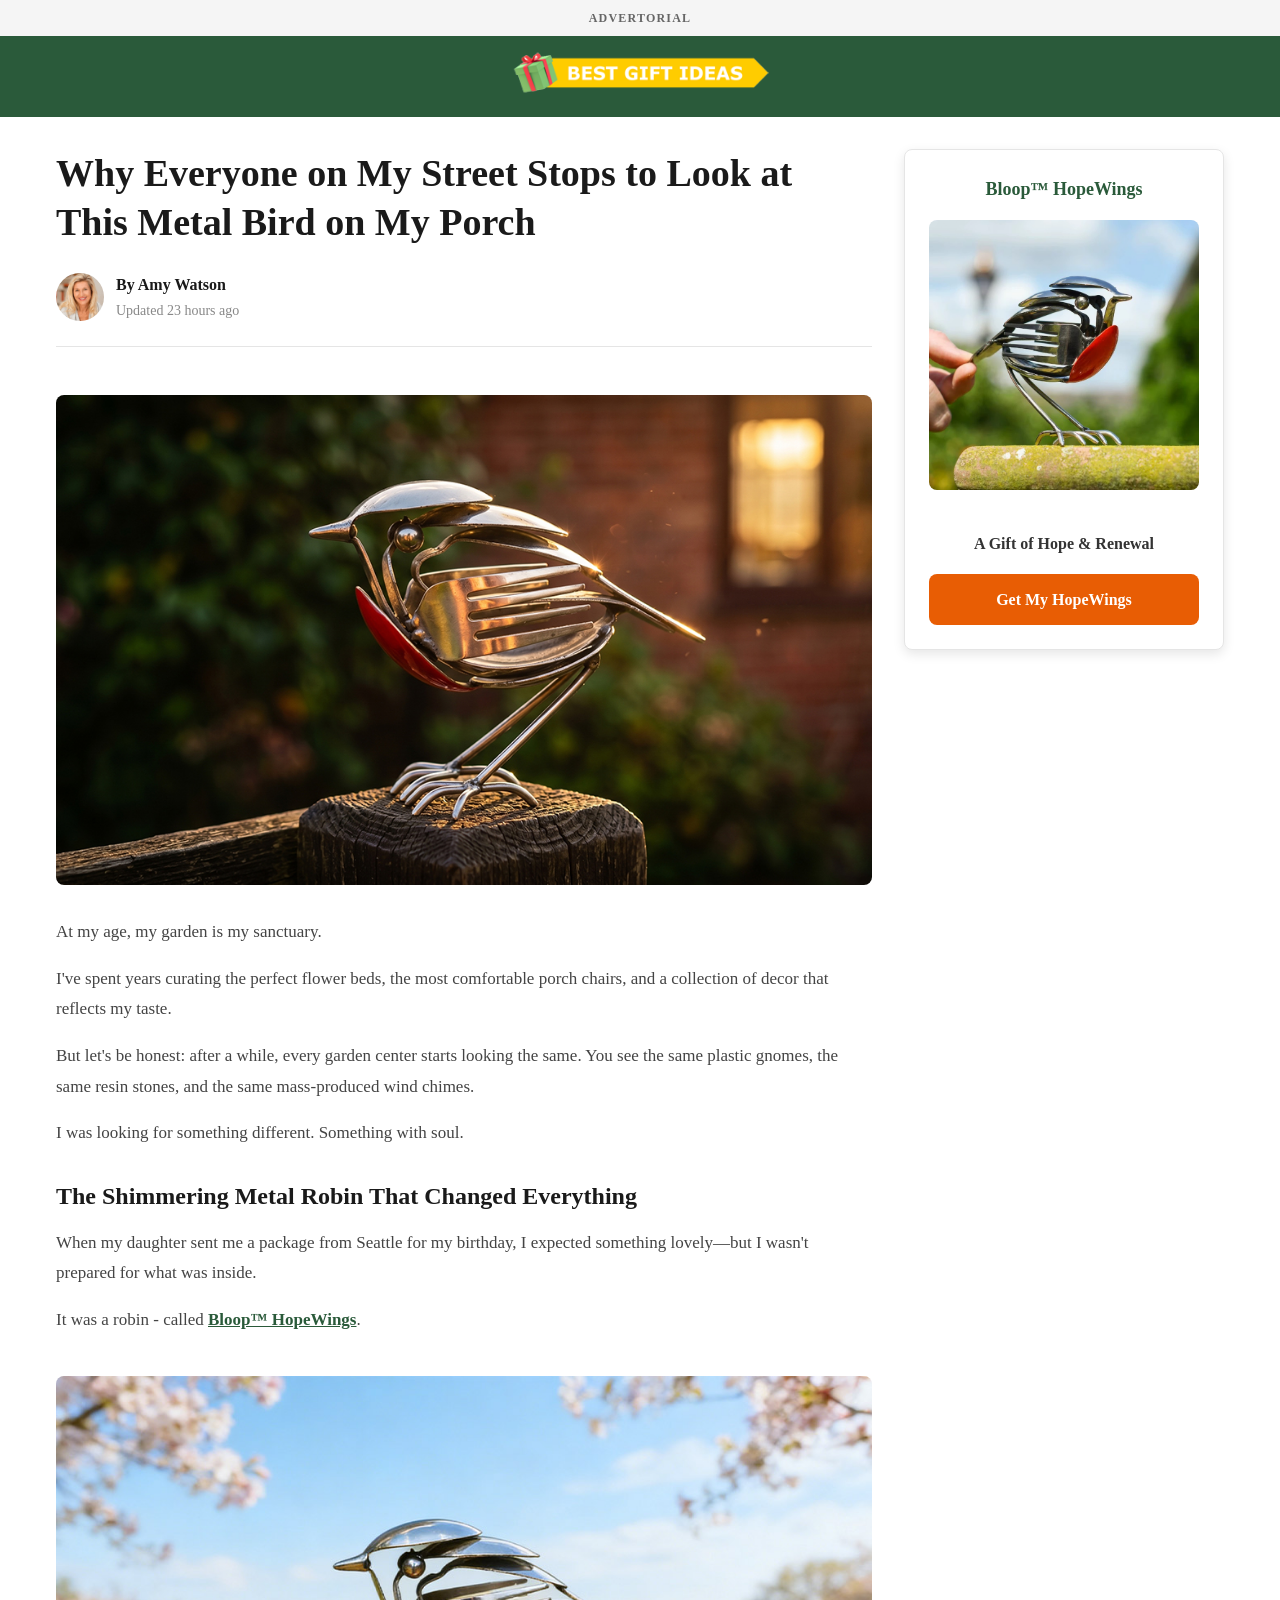
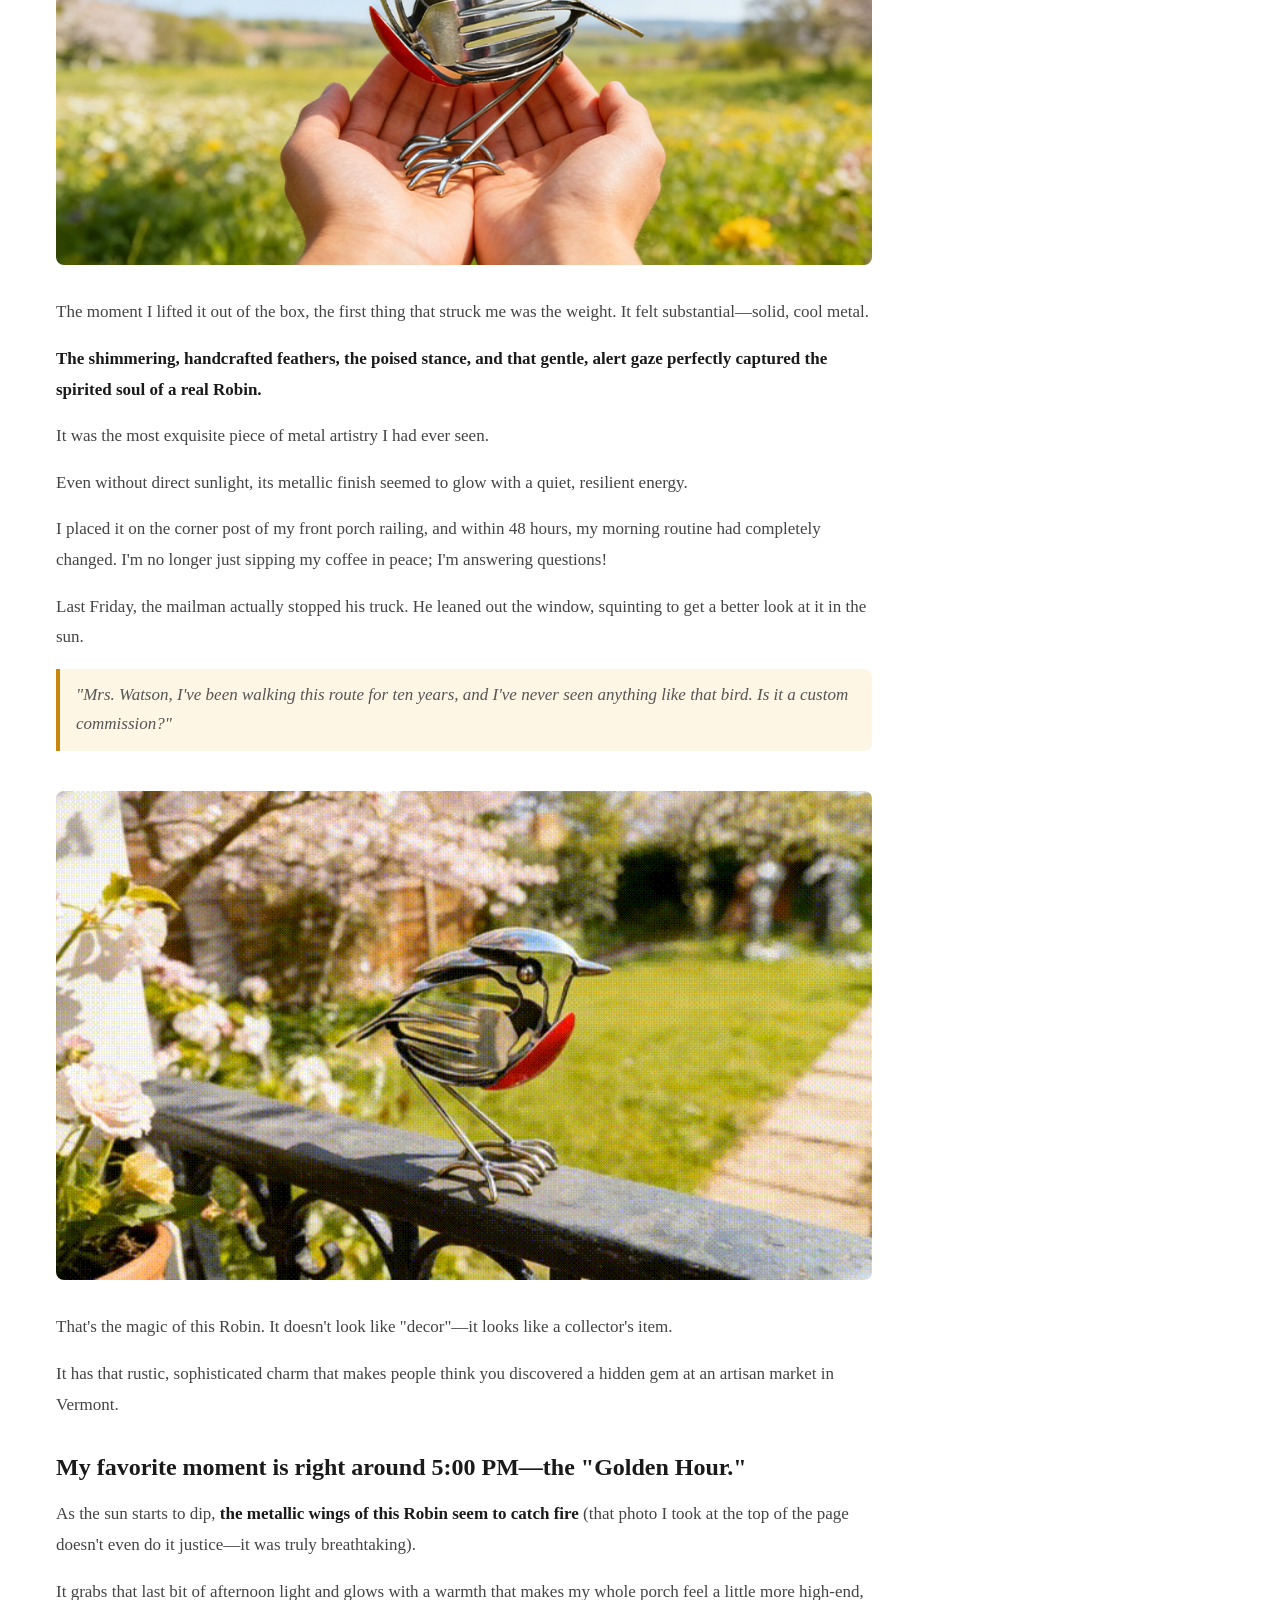
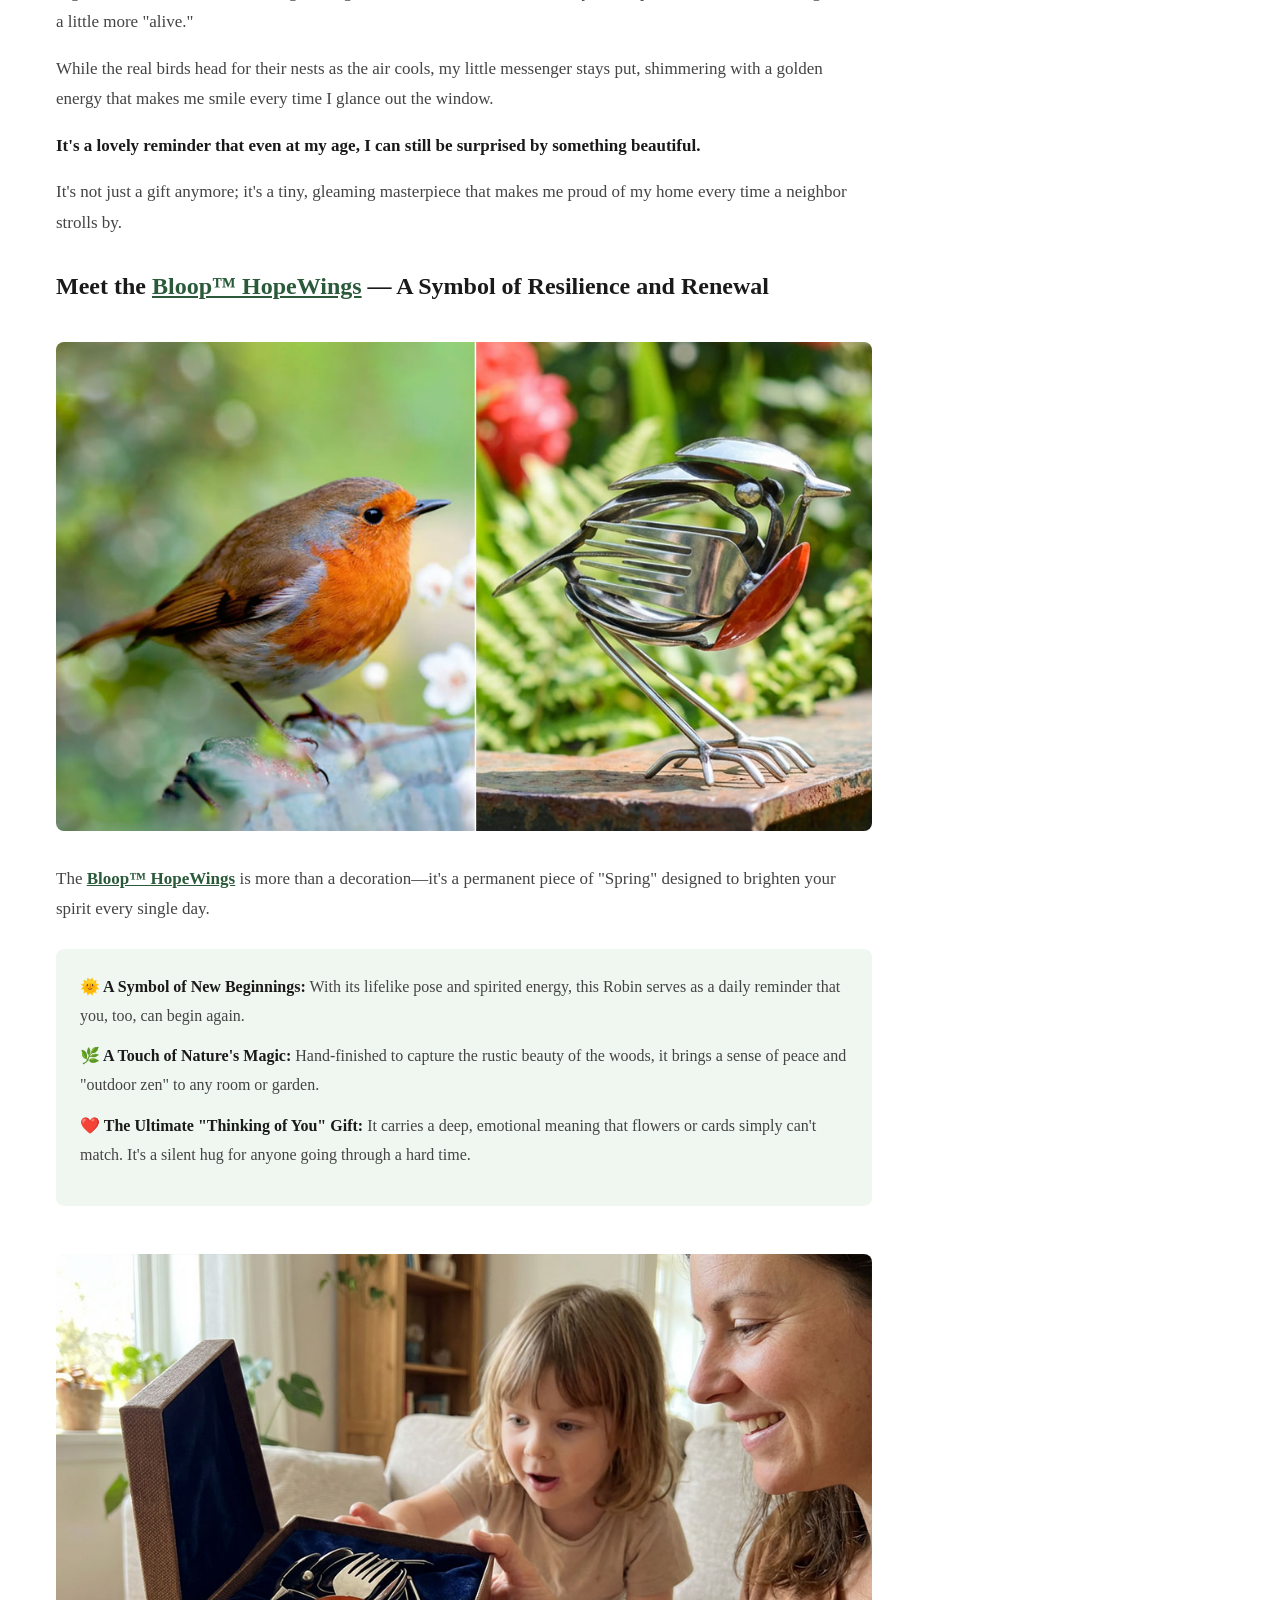
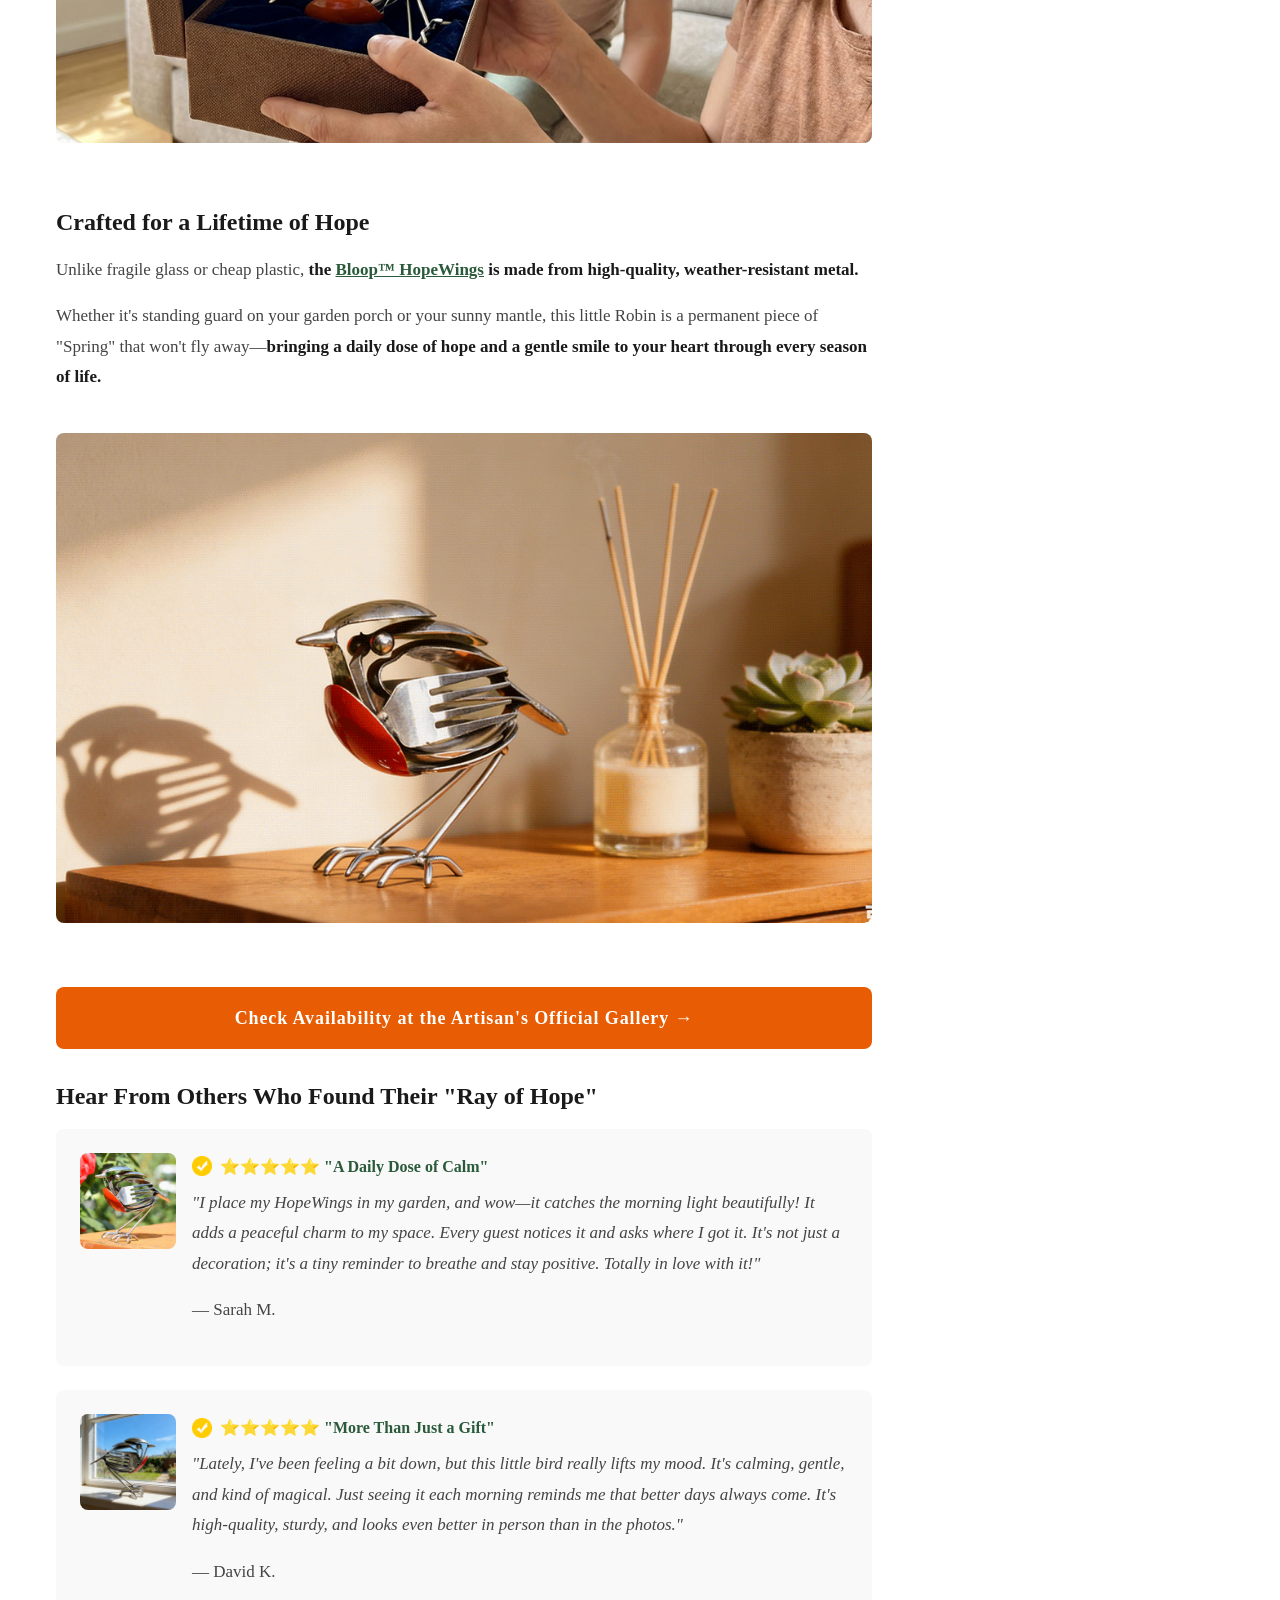
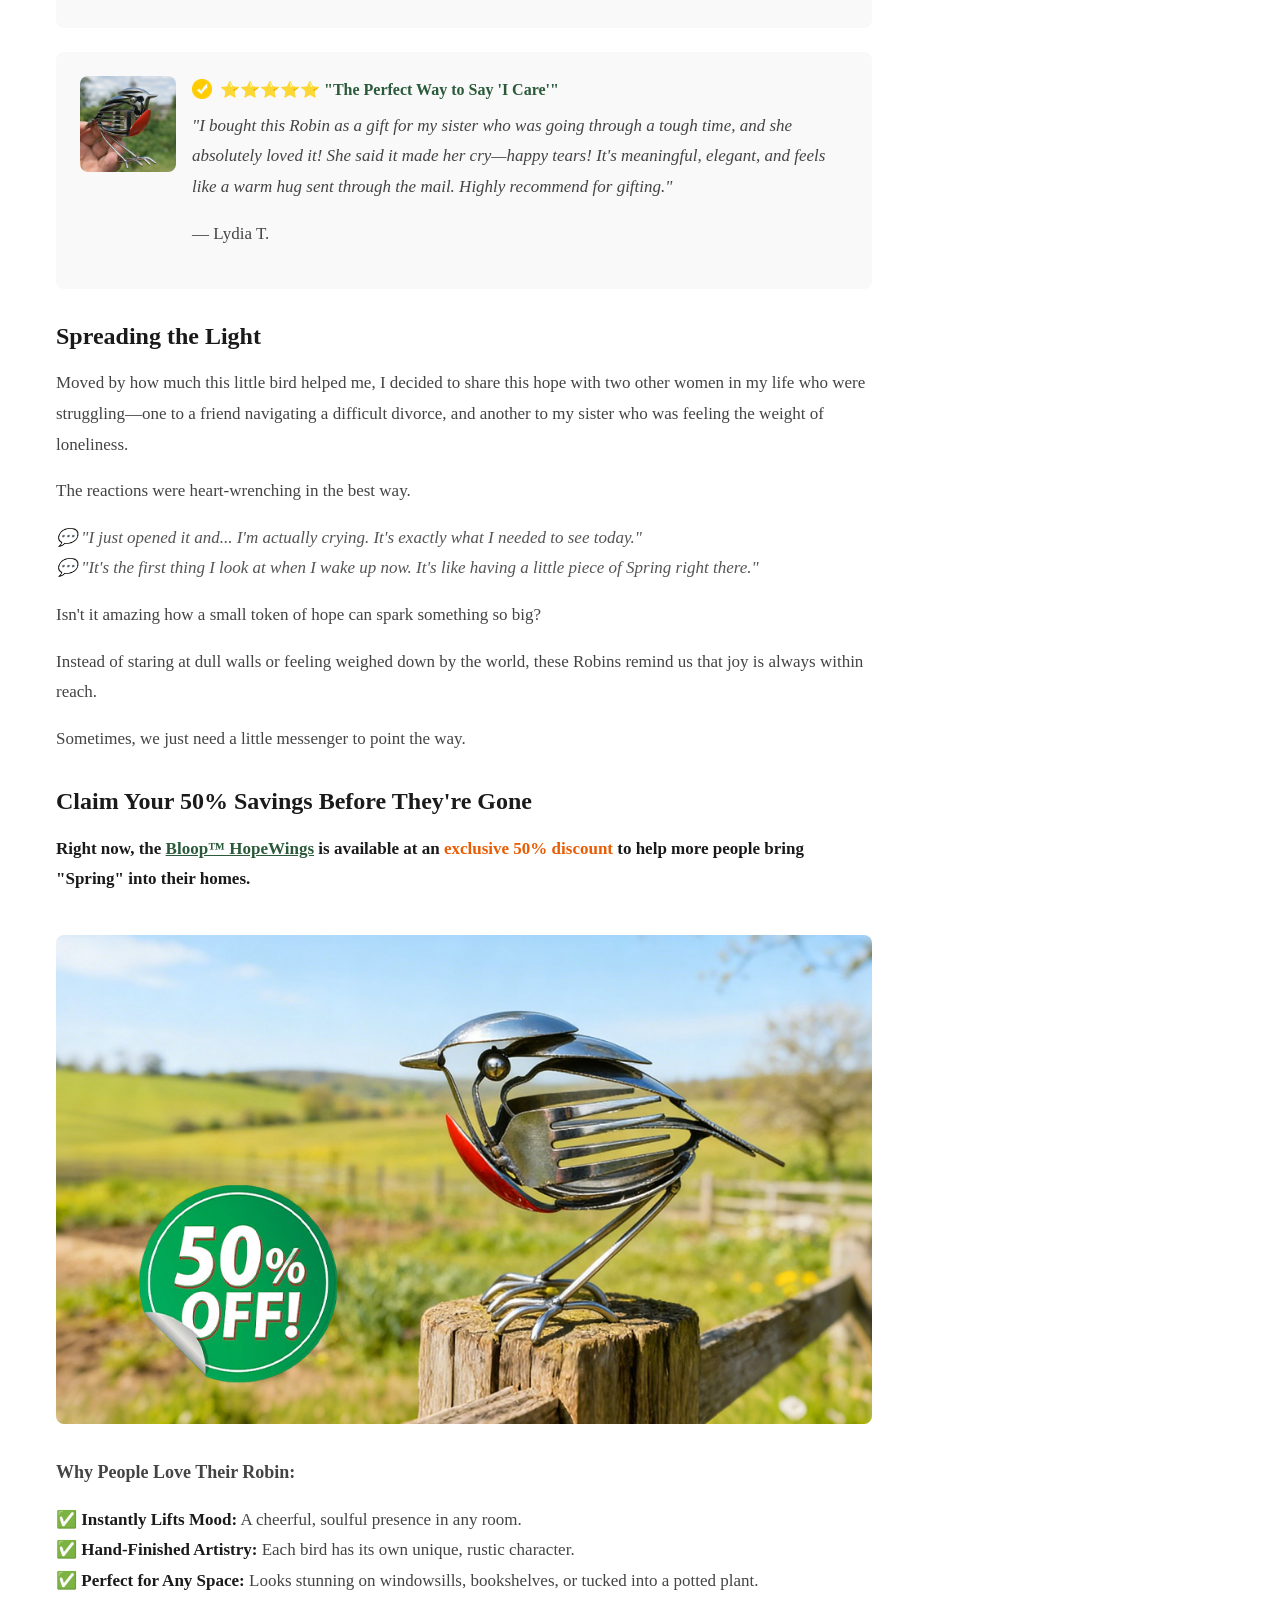
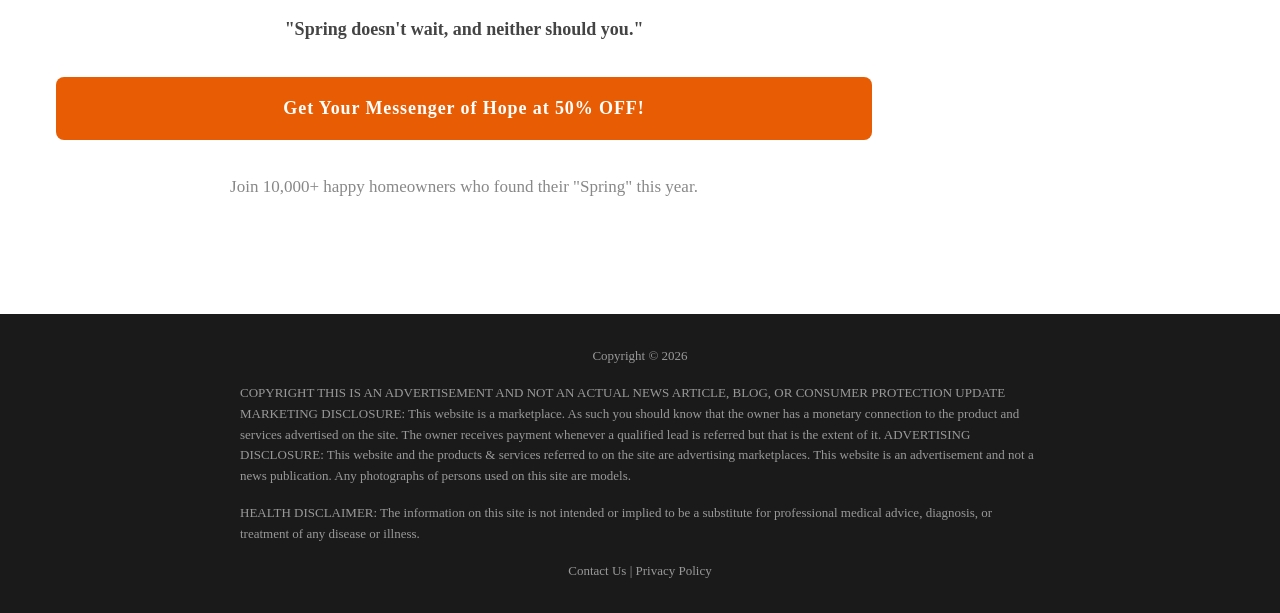
<file: index.html>
<!DOCTYPE html>
<html lang="en">
<head>
  <meta charset="UTF-8">
  <meta name="viewport" content="width=device-width, initial-scale=1.0">
  <title>Why Everyone on My Street Stops to Look at This Metal Bird on My Porch</title>
  <link rel="stylesheet" href="css/index.css">
  <!-- MaxConv Tracking Script Base Code-->
<script>!function(w,d,o,n,c){w[o]=w[o]||function(){(w[o].q=w[o].q||[]).push(arguments)};var s=d.createElement(n),t=d.getElementsByTagName(n)[0];s.async=!0;s.defer=!0;s.src="https://track.healthdeepinsight.com/t/t.js";t.parentNode.insertBefore(s,t);}(window,document,"maxconv","script");</script>
<noscript><link rel="stylesheet" href="https://track.healthdeepinsight.com/t/t.css?mc_ns=1" /></noscript>
<!-- End MaxConv Tracking Script Base Code-->
</head>
<body>

  <!-- ADVERTORIAL Banner -->
  <div class="advert-banner">ADVERTORIAL</div>

  <!-- Logo Bar -->
  <div class="logo-bar">
    <img src="images/best_gift_idea.png" alt="Best Gift Idea">
  </div>

  <!-- Sticky Header -->
  <div class="sticky-header">
    <div class="sticky-header-inner">
      <img src="images/best_gift_idea.png" alt="Best Gift Idea">
      <a href="https://wings01.healthdeepinsight.com/pdp?mc_sub=1" class="btn-orange">YES! I WANT 50% OFF</a>
    </div>
  </div>

  <!-- Main Content -->
  <div class="main-container">
    <div class="flex-layout">

      <!-- Article Content -->
      <article class="article-content">
        <!-- Title -->
        <h1>Why Everyone on My Street Stops to Look at This Metal Bird on My Porch</h1>

        <!-- Author -->
        <div class="author-row">
          <img src="images/author_icon.png" alt="Amy Watson">
          <div>
            <div class="author-name">By Amy Watson</div>
            <div class="author-date">Updated 23 hours ago</div>
          </div>
        </div>

        <!-- Hero Image -->
        <img src="images/hero_1.jpg" alt="Metal Robin" class="article-img">

        <p>At my age, my garden is my sanctuary.</p>
        <p>I've spent years curating the perfect flower beds, the most comfortable porch chairs, and a collection of decor that reflects my taste.</p>
        <p>But let's be honest: after a while, every garden center starts looking the same. You see the same plastic gnomes, the same resin stones, and the same mass-produced wind chimes.</p>
        <p>I was looking for something different. Something with soul.</p>

        <h2>The Shimmering Metal Robin That Changed Everything</h2>
        <p>When my daughter sent me a package from Seattle for my birthday, I expected something lovely—but I wasn't prepared for what was inside.</p>
        <p>It was a robin - called <a href="https://wings01.healthdeepinsight.com/pdp?mc_sub=1">Bloop™ HopeWings</a>.</p>

        <a href="https://wings01.healthdeepinsight.com/pdp?mc_sub=1">
          <img src="images/robin_product_1.jpg" alt="Ribili HopeWings" class="article-img">
        </a>

        <p>The moment I lifted it out of the box, the first thing that struck me was the weight. It felt substantial—solid, cool metal.</p>
        <p><strong>The shimmering, handcrafted feathers, the poised stance, and that gentle, alert gaze perfectly captured the spirited soul of a real Robin.</strong></p>
        <p>It was the most exquisite piece of metal artistry I had ever seen.</p>
        <p>Even without direct sunlight, its metallic finish seemed to glow with a quiet, resilient energy.</p>
        <p>I placed it on the corner post of my front porch railing, and within 48 hours, my morning routine had completely changed. I'm no longer just sipping my coffee in peace; I'm answering questions!</p>
        <p>Last Friday, the mailman actually stopped his truck. He leaned out the window, squinting to get a better look at it in the sun.</p>

        <blockquote class="quote-box">
          "Mrs. Watson, I've been walking this route for ten years, and I've never seen anything like that bird. Is it a custom commission?"
        </blockquote>

        <img src="images/robin_product_2.gif" alt="Metal Robin in garden" class="article-img">

        <p>That's the magic of this Robin. It doesn't look like "decor"—it looks like a collector's item.</p>
        <p>It has that rustic, sophisticated charm that makes people think you discovered a hidden gem at an artisan market in Vermont.</p>

        <h2>My favorite moment is right around 5:00 PM—the "Golden Hour."</h2>
        <p>As the sun starts to dip, <strong>the metallic wings of this Robin seem to catch fire</strong> (that photo I took at the top of the page doesn't even do it justice—it was truly breathtaking).</p>
        <p>It grabs that last bit of afternoon light and glows with a warmth that makes my whole porch feel a little more high-end, a little more "alive."</p>
        <p>While the real birds head for their nests as the air cools, my little messenger stays put, shimmering with a golden energy that makes me smile every time I glance out the window.</p>
        <p><strong>It's a lovely reminder that even at my age, I can still be surprised by something beautiful.</strong></p>
        <p>It's not just a gift anymore; it's a tiny, gleaming masterpiece that makes me proud of my home every time a neighbor strolls by.</p>

        <h2>Meet the <a href="https://wings01.healthdeepinsight.com/pdp?mc_sub=1">Bloop™ HopeWings</a> — A Symbol of Resilience and Renewal</h2>

        <img src="images/robin_578.jpg" alt="Ribili HopeWings detail" class="article-img">

        <p>The <a href="https://wings01.healthdeepinsight.com/pdp?mc_sub=1">Bloop™ HopeWings</a> is more than a decoration—it's a permanent piece of "Spring" designed to brighten your spirit every single day.</p>

        <div class="feature-box">
          <p><strong>🌞 A Symbol of New Beginnings:</strong> With its lifelike pose and spirited energy, this Robin serves as a daily reminder that you, too, can begin again.</p>
          <p><strong>🌿 A Touch of Nature's Magic:</strong> Hand-finished to capture the rustic beauty of the woods, it brings a sense of peace and "outdoor zen" to any room or garden.</p>
          <p><strong>❤️ The Ultimate "Thinking of You" Gift:</strong> It carries a deep, emotional meaning that flowers or cards simply can't match. It's a silent hug for anyone going through a hard time.</p>
        </div>

        <img src="images/gift.jpg" alt="Gift wrapped Ribili" class="article-img">

        <h2>Crafted for a Lifetime of Hope</h2>
        <p>Unlike fragile glass or cheap plastic, <strong>the <a href="https://wings01.healthdeepinsight.com/pdp?mc_sub=1">Bloop™ HopeWings</a> is made from high-quality, weather-resistant metal.</strong></p>
        <p>Whether it's standing guard on your garden porch or your sunny mantle, this little Robin is a permanent piece of "Spring" that won't fly away—<strong>bringing a daily dose of hope and a gentle smile to your heart through every season of life.</strong></p>

        <img src="images/robin_563.gif" alt="Ribili HopeWings animated" class="article-img">

        <!-- CTA Button -->
        <a href="https://wings01.healthdeepinsight.com/pdp?mc_sub=1" class="cta-btn">Check Availability at the Artisan's Official Gallery →</a>

        <h2>Hear From Others Who Found Their "Ray of Hope"</h2>

        <!-- Reviews -->
        <div class="review-card">
          <img src="images/review_1.jpg" alt="Review" class="review-thumb">
          <div>
            <div style="display:flex;align-items:center;gap:8px;margin-bottom:8px;">
              <img src="images/check_icon.png" alt="Verified" class="verified-icon">
              <span class="review-rating">⭐⭐⭐⭐⭐ "A Daily Dose of Calm"</span>
            </div>
            <p class="review-text">"I place my HopeWings in my garden, and wow—it catches the morning light beautifully! It adds a peaceful charm to my space. Every guest notices it and asks where I got it. It's not just a decoration; it's a tiny reminder to breathe and stay positive. Totally in love with it!"</p>
            <p class="review-author">— Sarah M.</p>
          </div>
        </div>

        <div class="review-card">
          <img src="images/review_2.jpg" alt="Review" class="review-thumb">
          <div>
            <div style="display:flex;align-items:center;gap:8px;margin-bottom:8px;">
              <img src="images/check_icon.png" alt="Verified" class="verified-icon">
              <span class="review-rating">⭐⭐⭐⭐⭐ "More Than Just a Gift"</span>
            </div>
            <p class="review-text">"Lately, I've been feeling a bit down, but this little bird really lifts my mood. It's calming, gentle, and kind of magical. Just seeing it each morning reminds me that better days always come. It's high-quality, sturdy, and looks even better in person than in the photos."</p>
            <p class="review-author">— David K.</p>
          </div>
        </div>

        <div class="review-card">
          <img src="images/review_3.jpg" alt="Review" class="review-thumb">
          <div>
            <div style="display:flex;align-items:center;gap:8px;margin-bottom:8px;">
              <img src="images/check_icon.png" alt="Verified" class="verified-icon">
              <span class="review-rating">⭐⭐⭐⭐⭐ "The Perfect Way to Say 'I Care'"</span>
            </div>
            <p class="review-text">"I bought this Robin as a gift for my sister who was going through a tough time, and she absolutely loved it! She said it made her cry—happy tears! It's meaningful, elegant, and feels like a warm hug sent through the mail. Highly recommend for gifting."</p>
            <p class="review-author">— Lydia T.</p>
          </div>
        </div>

        <h2>Spreading the Light</h2>
        <p>Moved by how much this little bird helped me, I decided to share this hope with two other women in my life who were struggling—one to a friend navigating a difficult divorce, and another to my sister who was feeling the weight of loneliness.</p>
        <p>The reactions were heart-wrenching in the best way.</p>
        <p style="font-style:italic;color:#555;font-size:17px;">
          💬 "I just opened it and... I'm actually crying. It's exactly what I needed to see today."<br>
          💬 "It's the first thing I look at when I wake up now. It's like having a little piece of Spring right there."
        </p>
        <p>Isn't it amazing how a small token of hope can spark something so big?</p>
        <p>Instead of staring at dull walls or feeling weighed down by the world, these Robins remind us that joy is always within reach.</p>
        <p>Sometimes, we just need a little messenger to point the way.</p>

        <h2>Claim Your 50% Savings Before They're Gone</h2>
        <p><strong>Right now, the <a href="https://wings01.healthdeepinsight.com/pdp?mc_sub=1">Bloop™ HopeWings</a> is available at an <span class="highlight-orange">exclusive 50% discount</span> to help more people bring "Spring" into their homes.</strong></p>

        <a href="https://wings01.healthdeepinsight.com/pdp?mc_sub=1">
          <img src="images/robin_product_3.jpg" alt="Ribili HopeWings" class="article-img">
        </a>

        <p class="font-semibold" style="font-size:18px;">Why People Love Their Robin:</p>
        <p>
          <strong>✅ Instantly Lifts Mood:</strong> A cheerful, soulful presence in any room.<br>
          <strong>✅ Hand-Finished Artistry:</strong> Each bird has its own unique, rustic character.<br>
          <strong>✅ Perfect for Any Space:</strong> Looks stunning on windowsills, bookshelves, or tucked into a potted plant.
        </p>
        <p class="text-center highlight-orange" style="font-size:18px;font-weight:600;margin-top:16px;">"Spring doesn't wait, and neither should you."</p>

        <!-- Final CTA -->
        <a href="https://wings01.healthdeepinsight.com/pdp?mc_sub=1" class="cta-btn">Get Your Messenger of Hope at 50% OFF!</a>

        <p class="text-center" style="color:#888;">Join 10,000+ happy homeowners who found their "Spring" this year.</p>
      </article>

      <!-- Sidebar -->
      <aside class="sidebar">
        <div class="sidebar-card">
          <p class="product-name"><a href="https://wings01.healthdeepinsight.com/pdp?mc_sub=1">Bloop™ HopeWings</a></p>
          <a href="https://wings01.healthdeepinsight.com/pdp?mc_sub=1">
            <img src="images/gift_for_you.png" alt="Gift for you">
          </a>
          <p class="gift-label"><a href="https://wings01.healthdeepinsight.com/pdp?mc_sub=1">A Gift of Hope &amp; Renewal</a></p>
          <a href="https://wings01.healthdeepinsight.com/pdp?mc_sub=1" class="btn-orange">Get My HopeWings</a>
        </div>
      </aside>
    </div>
  </div>

  <!-- Mobile Bottom CTA -->
  <div class="mobile-cta">
    <a href="https://wings01.healthdeepinsight.com/pdp?mc_sub=1" class="btn-orange">GET 50% OFF NOW!</a>
  </div>

  <!-- Footer -->
  <footer class="site-footer">
    <div class="footer-inner">
      <p style="text-align:center;margin-bottom:16px;">Copyright © 2026</p>
      <p style="margin-bottom:16px;">COPYRIGHT THIS IS AN ADVERTISEMENT AND NOT AN ACTUAL NEWS ARTICLE, BLOG, OR CONSUMER PROTECTION UPDATE MARKETING DISCLOSURE: This website is a marketplace. As such you should know that the owner has a monetary connection to the product and services advertised on the site. The owner receives payment whenever a qualified lead is referred but that is the extent of it. ADVERTISING DISCLOSURE: This website and the products & services referred to on the site are advertising marketplaces. This website is an advertisement and not a news publication. Any photographs of persons used on this site are models.</p>
      <p style="margin-bottom:16px;">HEALTH DISCLAIMER: The information on this site is not intended or implied to be a substitute for professional medical advice, diagnosis, or treatment of any disease or illness.</p>
      <p class="text-center">
        <a href="https://latest-finds.com/pages/contact">Contact Us</a> |
        <a href="https://latest-finds.com/policies/privacy-policy">Privacy Policy</a>
      </p>
    </div>
  </footer>

  <script src="js/index.js"></script>
</body>
</html>
</file>
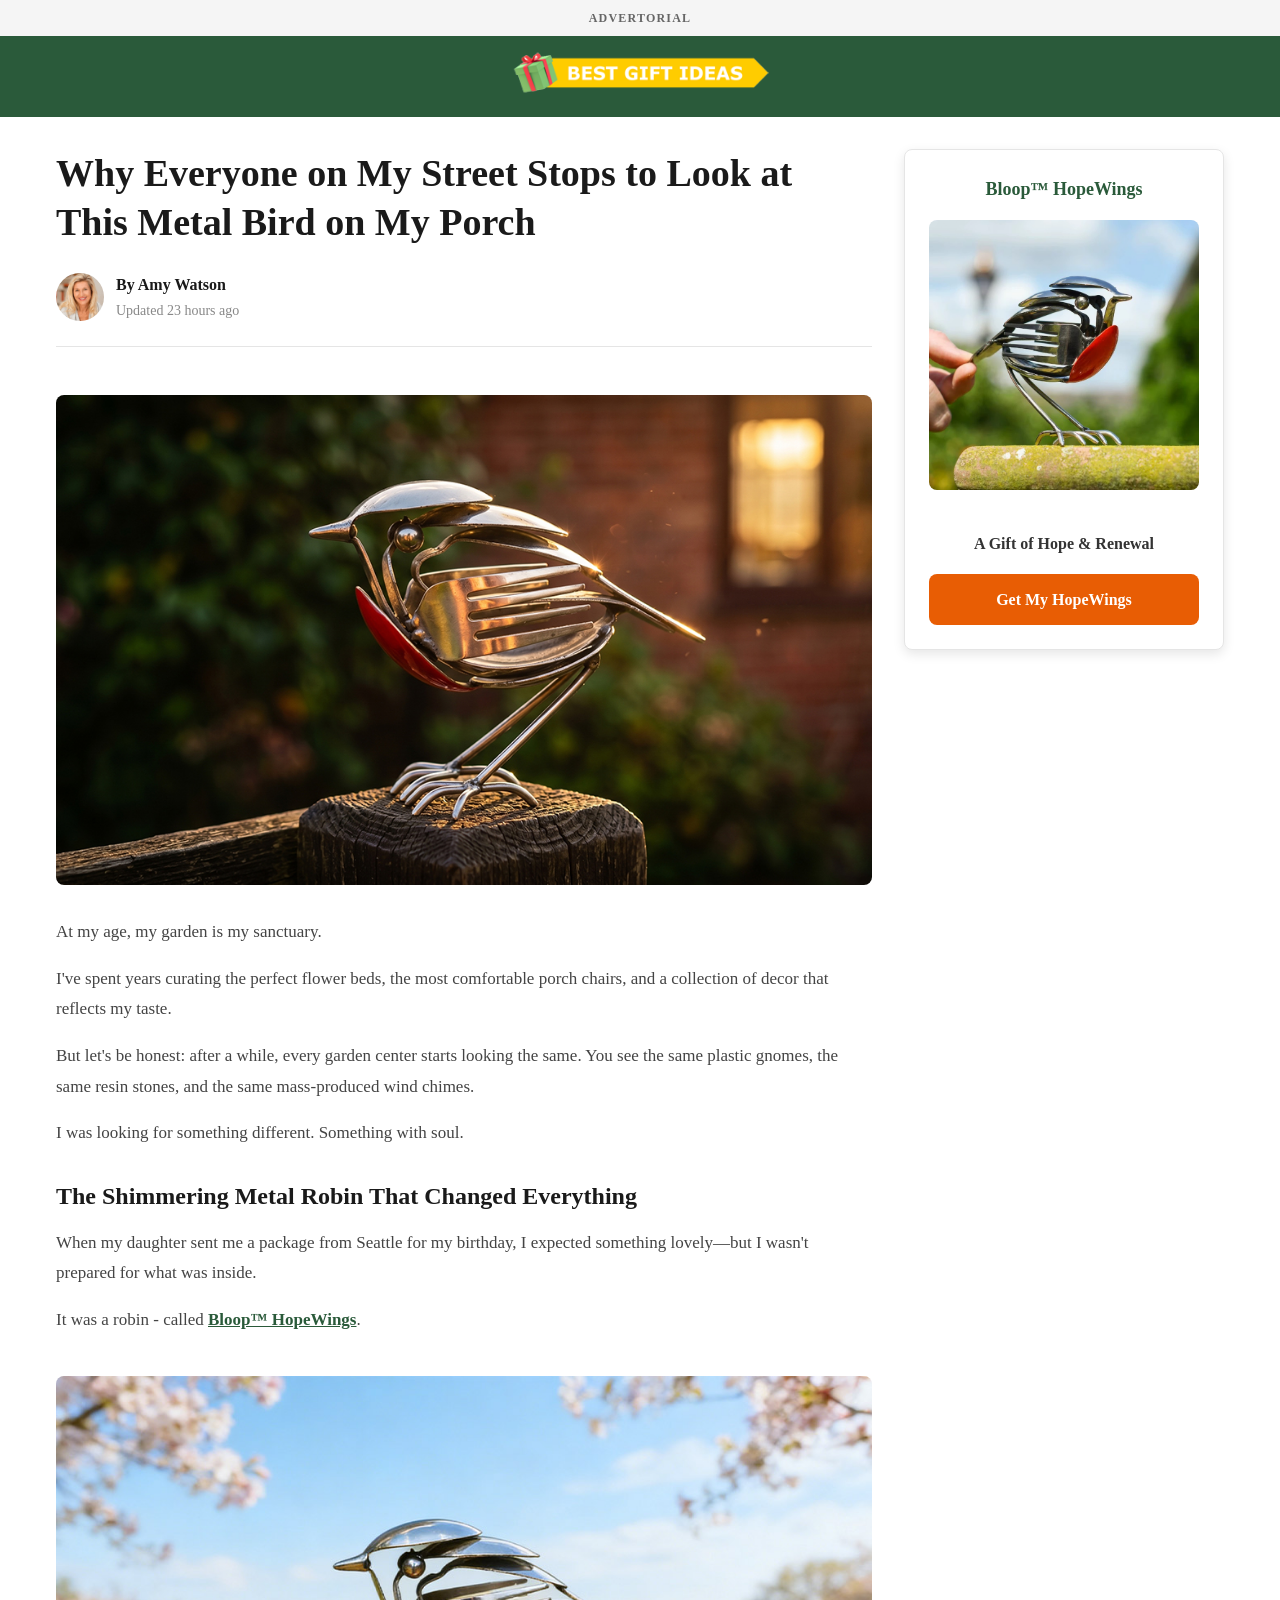
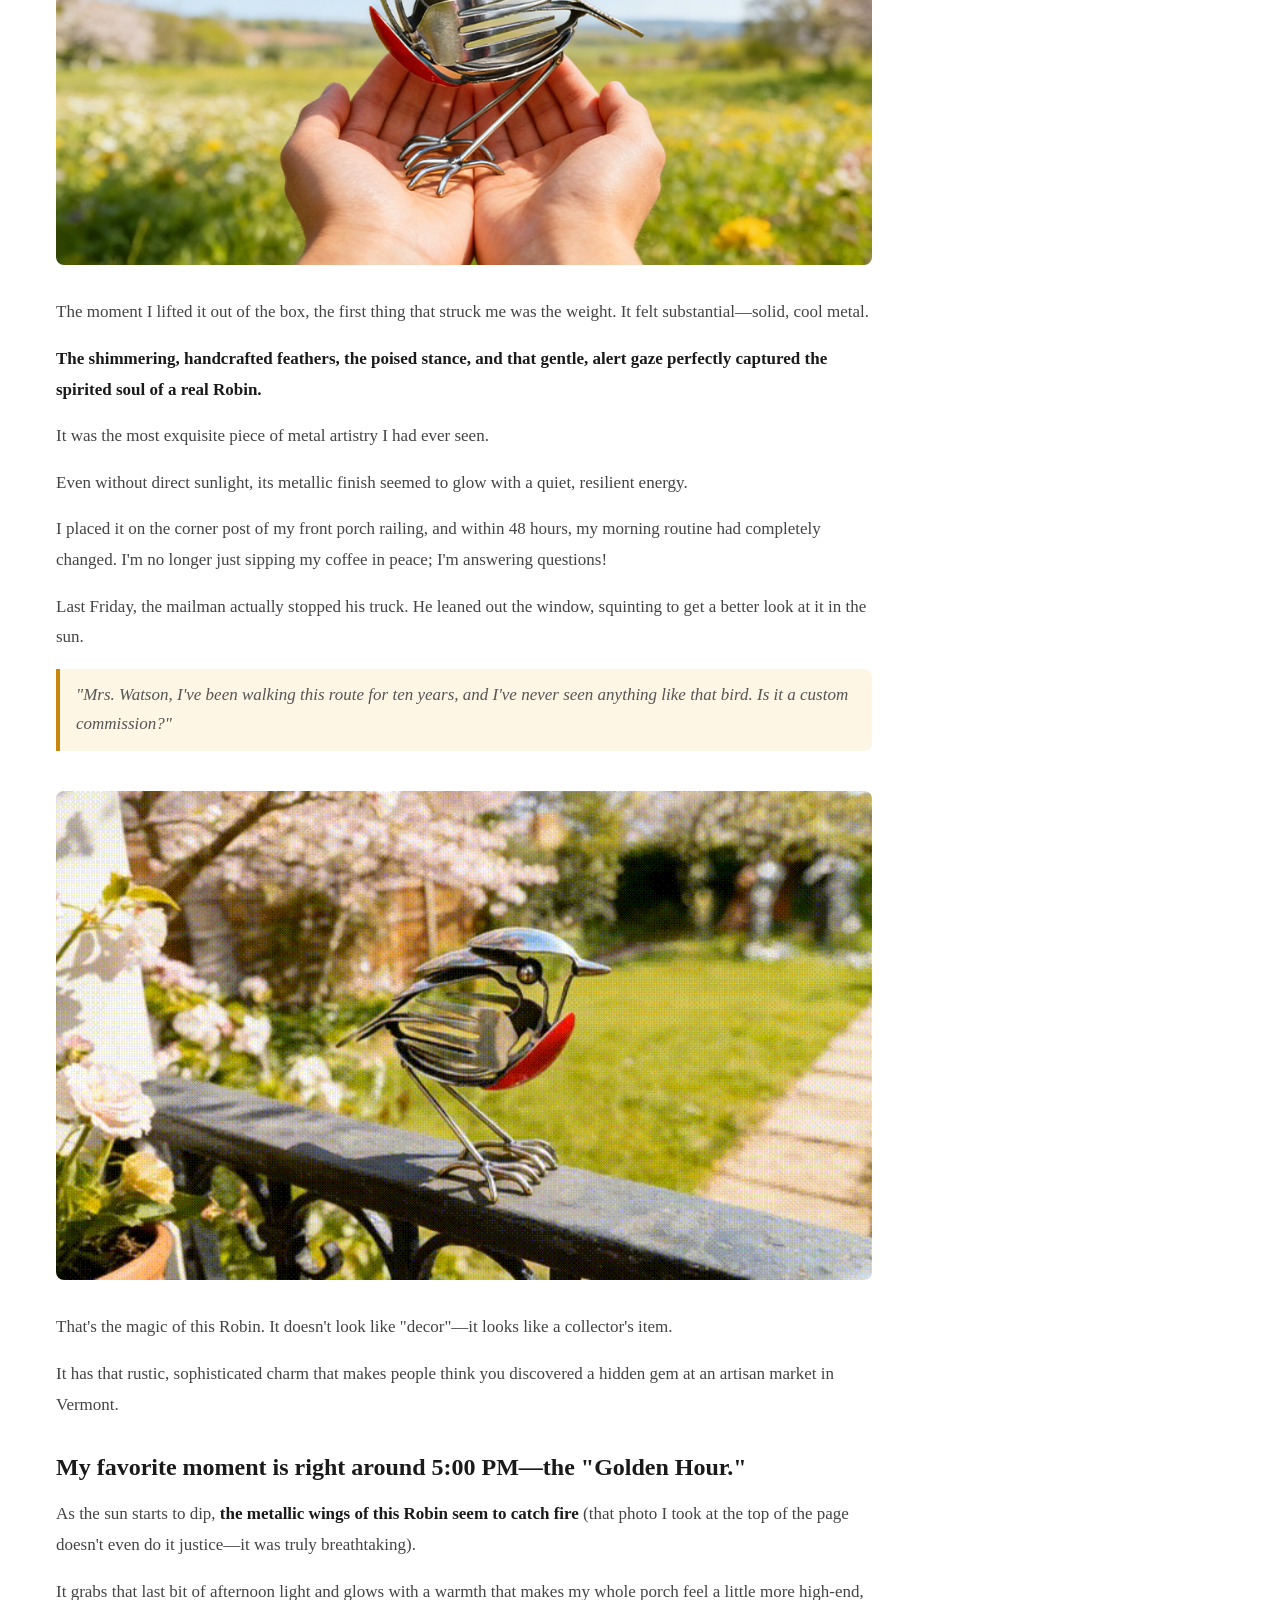
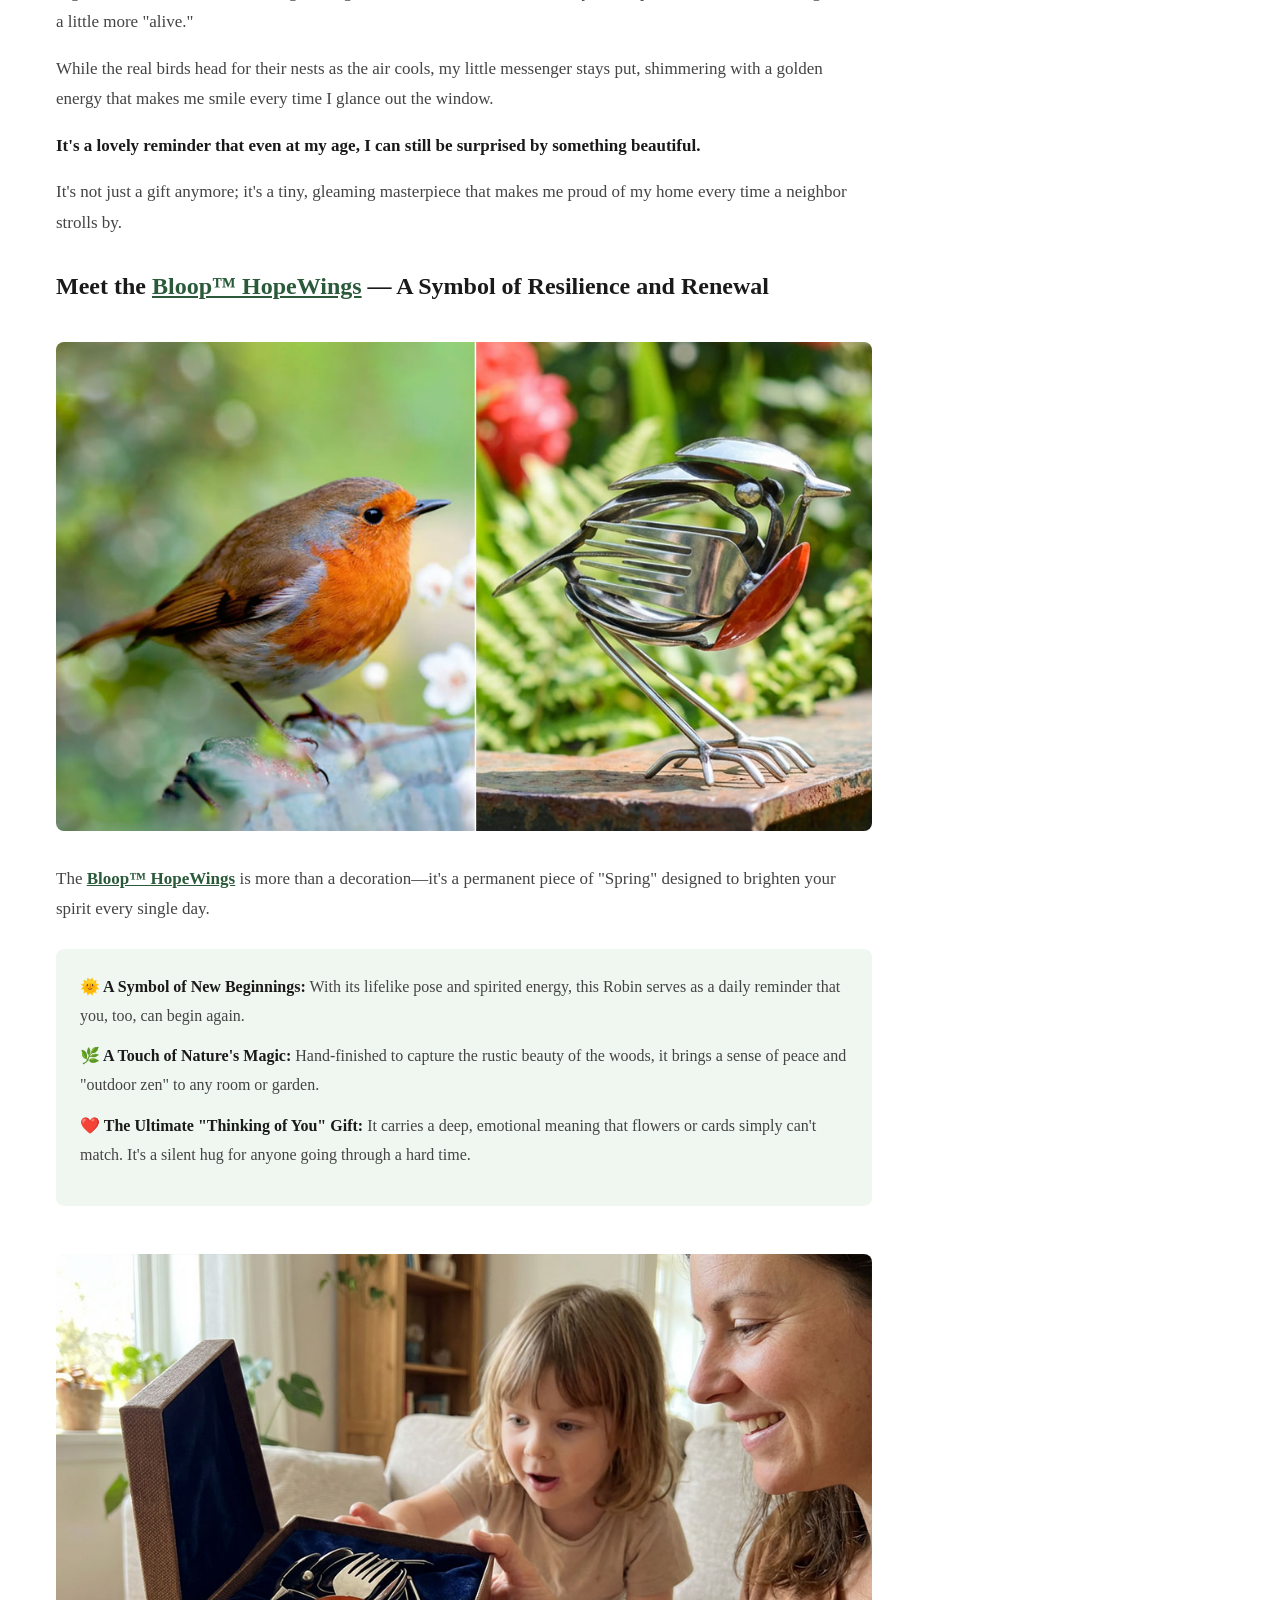
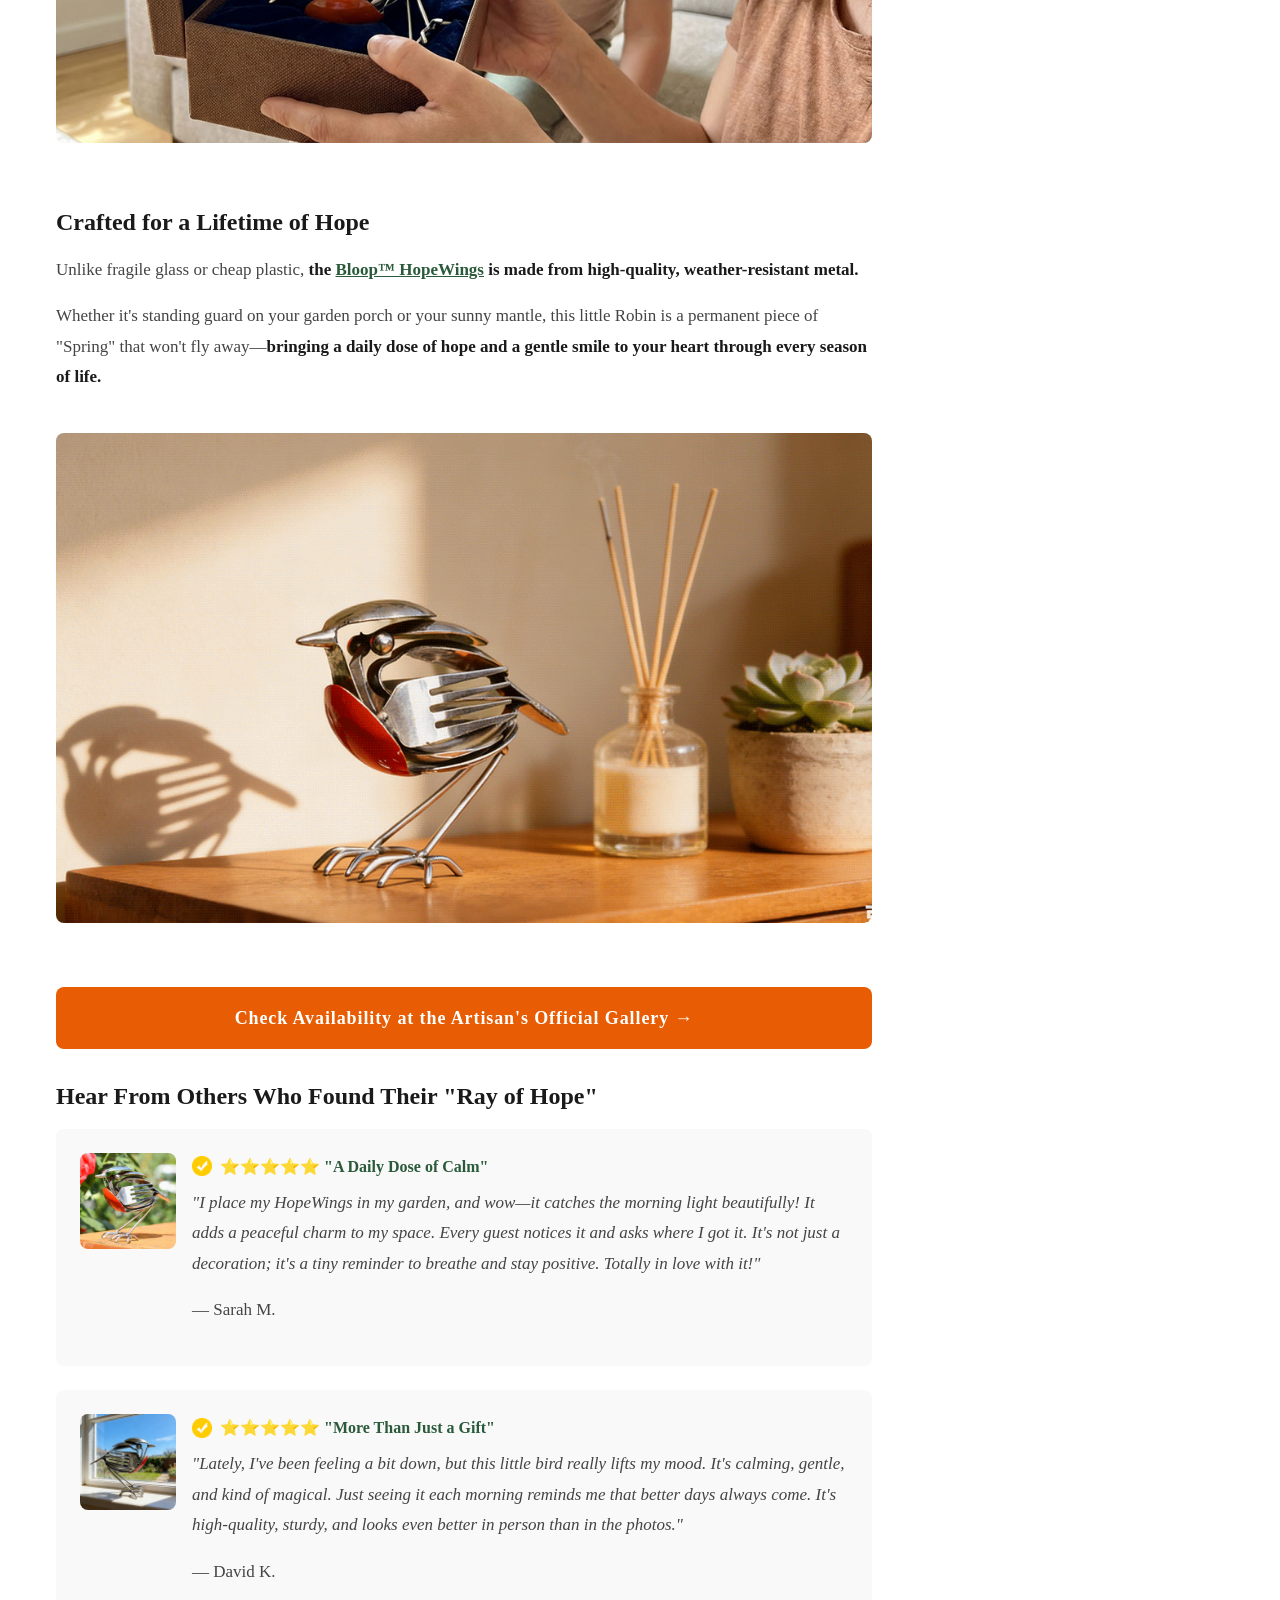
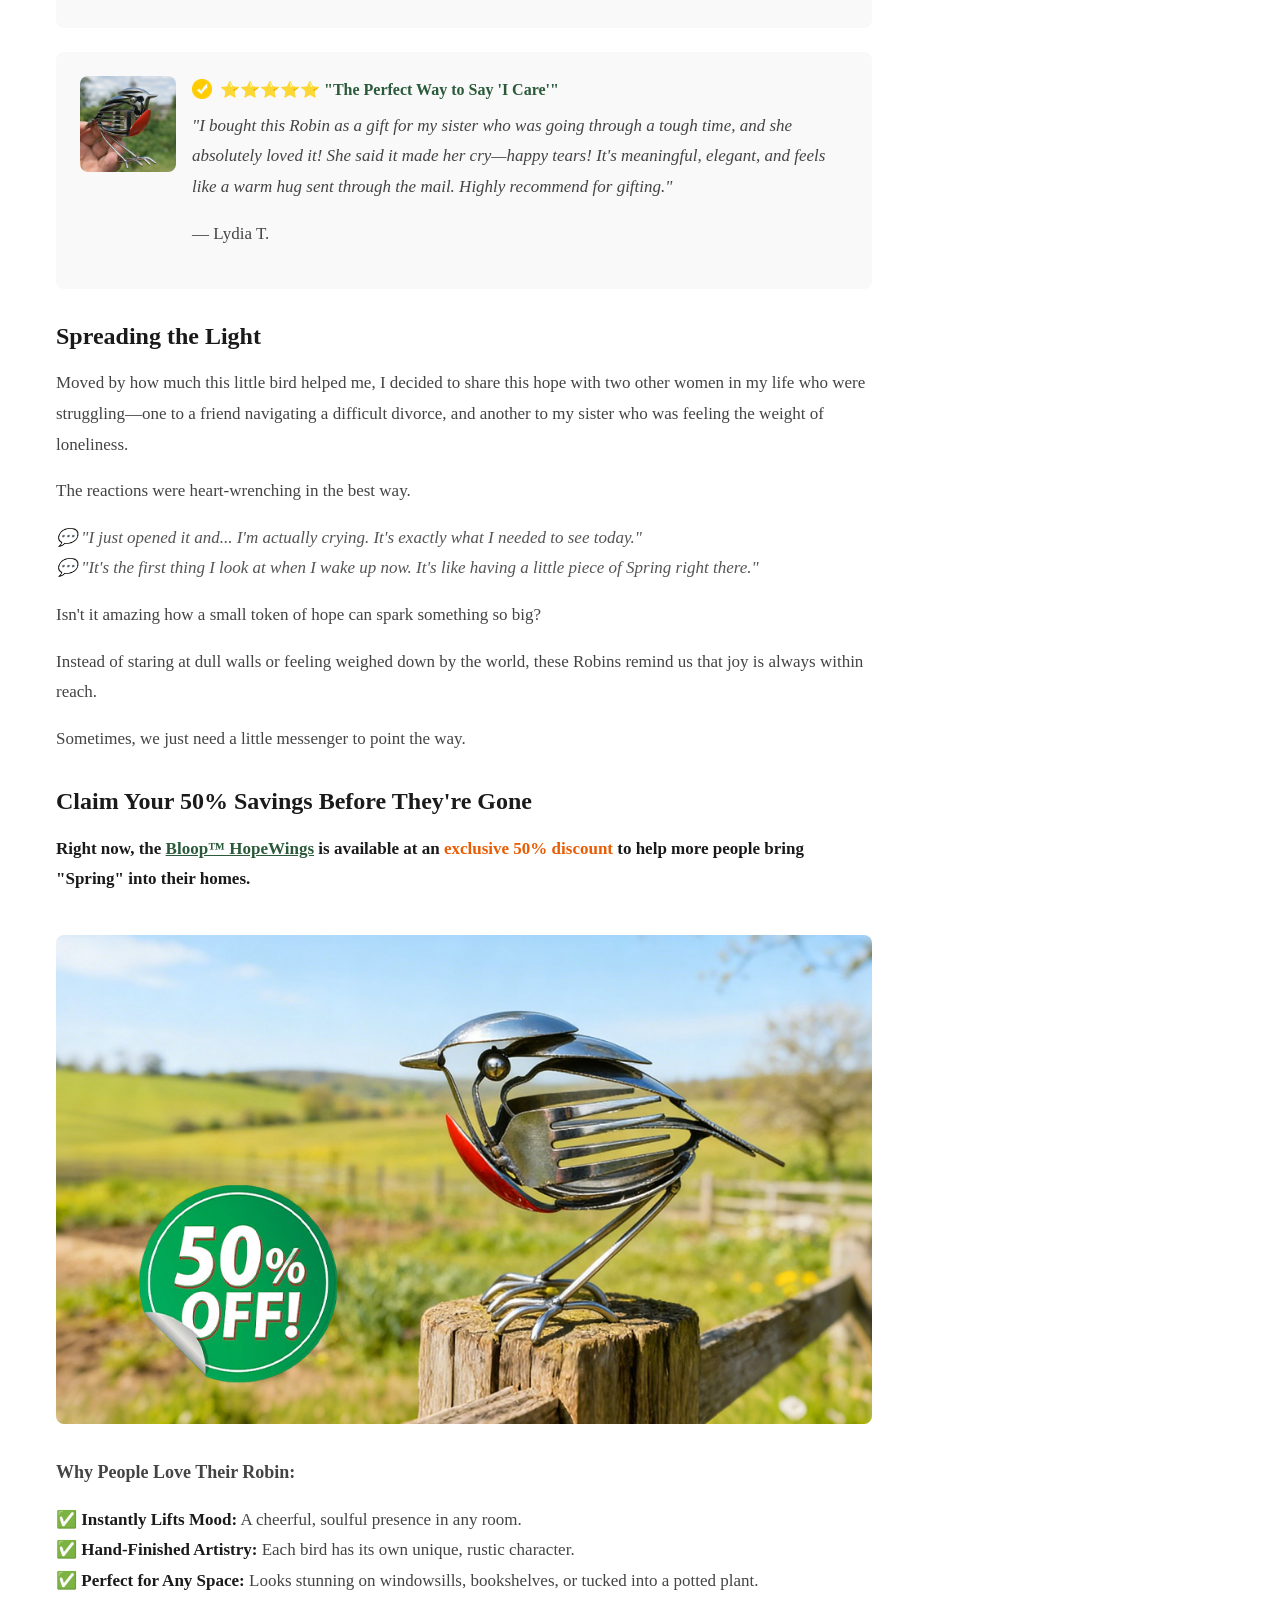
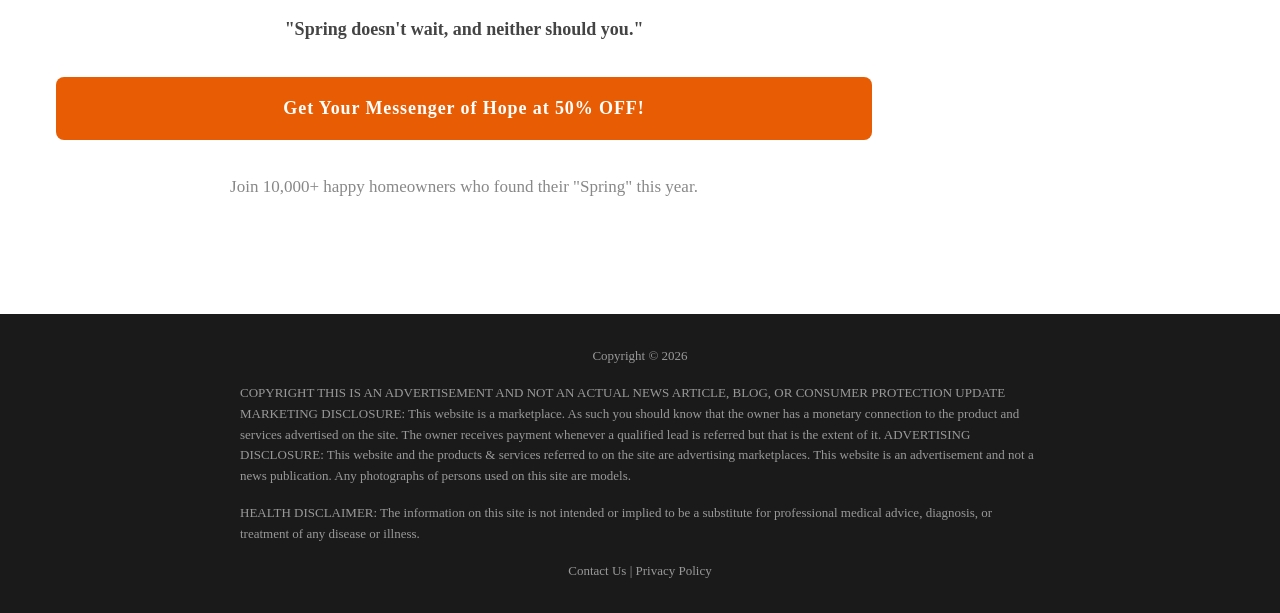
<file: au.html>
<!DOCTYPE html>
<html lang="en">
<head>
  <meta charset="UTF-8">
  <meta name="viewport" content="width=device-width, initial-scale=1.0">
  <title>Why Everyone on My Street Stops to Look at This Metal Bird on My Porch</title>
  <link rel="stylesheet" href="css/index.css">
  <!-- MaxConv Tracking Script Base Code-->
<script>!function(w,d,o,n,c){w[o]=w[o]||function(){(w[o].q=w[o].q||[]).push(arguments)};var s=d.createElement(n),t=d.getElementsByTagName(n)[0];s.async=!0;s.defer=!0;s.src="https://track.healthdeepinsight.com/t/t.js";t.parentNode.insertBefore(s,t);}(window,document,"maxconv","script");</script>
<noscript><link rel="stylesheet" href="https://track.healthdeepinsight.com/t/t.css?mc_ns=1" /></noscript>
<!-- End MaxConv Tracking Script Base Code-->
</head>
<body>

  <!-- ADVERTORIAL Banner -->
  <div class="advert-banner">ADVERTORIAL</div>

  <!-- Logo Bar -->
  <div class="logo-bar">
    <img src="images/best_gift_idea.png" alt="Best Gift Idea">
  </div>

  <!-- Sticky Header -->
  <div class="sticky-header">
    <div class="sticky-header-inner">
      <img src="images/best_gift_idea.png" alt="Best Gift Idea">
      <a href="https://wings01.healthdeepinsight.com/pdpca?mc_sub=1" class="btn-orange">YES! I WANT 50% OFF</a>
    </div>
  </div>

  <!-- Main Content -->
  <div class="main-container">
    <div class="flex-layout">

      <!-- Article Content -->
      <article class="article-content">
        <!-- Title -->
        <h1>Why Everyone on My Street Stops to Look at This Metal Bird on My Porch</h1>

        <!-- Author -->
        <div class="author-row">
          <img src="images/author_icon.png" alt="Amy Watson">
          <div>
            <div class="author-name">By Amy Watson</div>
            <div class="author-date">Updated 23 hours ago</div>
          </div>
        </div>

        <!-- Hero Image -->
        <img src="images/hero_1.jpg" alt="Metal Robin" class="article-img">

        <p>At my age, my garden is my sanctuary.</p>
        <p>I've spent years curating the perfect flower beds, the most comfortable porch chairs, and a collection of decor that reflects my taste.</p>
        <p>But let's be honest: after a while, every garden center starts looking the same. You see the same plastic gnomes, the same resin stones, and the same mass-produced wind chimes.</p>
        <p>I was looking for something different. Something with soul.</p>

        <h2>The Shimmering Metal Robin That Changed Everything</h2>
        <p>When my daughter sent me a package from Seattle for my birthday, I expected something lovely—but I wasn't prepared for what was inside.</p>
        <p>It was a robin - called <a href="https://wings01.healthdeepinsight.com/pdpca?mc_sub=1">Bloop™ HopeWings</a>.</p>

        <a href="https://wings01.healthdeepinsight.com/pdpca?mc_sub=1">
          <img src="images/robin_product_1.jpg" alt="Ribili HopeWings" class="article-img">
        </a>

        <p>The moment I lifted it out of the box, the first thing that struck me was the weight. It felt substantial—solid, cool metal.</p>
        <p><strong>The shimmering, handcrafted feathers, the poised stance, and that gentle, alert gaze perfectly captured the spirited soul of a real Robin.</strong></p>
        <p>It was the most exquisite piece of metal artistry I had ever seen.</p>
        <p>Even without direct sunlight, its metallic finish seemed to glow with a quiet, resilient energy.</p>
        <p>I placed it on the corner post of my front porch railing, and within 48 hours, my morning routine had completely changed. I'm no longer just sipping my coffee in peace; I'm answering questions!</p>
        <p>Last Friday, the mailman actually stopped his truck. He leaned out the window, squinting to get a better look at it in the sun.</p>

        <blockquote class="quote-box">
          "Mrs. Watson, I've been walking this route for ten years, and I've never seen anything like that bird. Is it a custom commission?"
        </blockquote>

        <img src="images/robin_product_2.gif" alt="Metal Robin in garden" class="article-img">

        <p>That's the magic of this Robin. It doesn't look like "decor"—it looks like a collector's item.</p>
        <p>It has that rustic, sophisticated charm that makes people think you discovered a hidden gem at an artisan market in Vermont.</p>

        <h2>My favorite moment is right around 5:00 PM—the "Golden Hour."</h2>
        <p>As the sun starts to dip, <strong>the metallic wings of this Robin seem to catch fire</strong> (that photo I took at the top of the page doesn't even do it justice—it was truly breathtaking).</p>
        <p>It grabs that last bit of afternoon light and glows with a warmth that makes my whole porch feel a little more high-end, a little more "alive."</p>
        <p>While the real birds head for their nests as the air cools, my little messenger stays put, shimmering with a golden energy that makes me smile every time I glance out the window.</p>
        <p><strong>It's a lovely reminder that even at my age, I can still be surprised by something beautiful.</strong></p>
        <p>It's not just a gift anymore; it's a tiny, gleaming masterpiece that makes me proud of my home every time a neighbor strolls by.</p>

        <h2>Meet the <a href="https://wings01.healthdeepinsight.com/pdpca?mc_sub=1">Bloop™ HopeWings</a> — A Symbol of Resilience and Renewal</h2>

        <img src="images/robin_578.jpg" alt="Ribili HopeWings detail" class="article-img">

        <p>The <a href="https://wings01.healthdeepinsight.com/pdpca?mc_sub=1">Bloop™ HopeWings</a> is more than a decoration—it's a permanent piece of "Spring" designed to brighten your spirit every single day.</p>

        <div class="feature-box">
          <p><strong>🌞 A Symbol of New Beginnings:</strong> With its lifelike pose and spirited energy, this Robin serves as a daily reminder that you, too, can begin again.</p>
          <p><strong>🌿 A Touch of Nature's Magic:</strong> Hand-finished to capture the rustic beauty of the woods, it brings a sense of peace and "outdoor zen" to any room or garden.</p>
          <p><strong>❤️ The Ultimate "Thinking of You" Gift:</strong> It carries a deep, emotional meaning that flowers or cards simply can't match. It's a silent hug for anyone going through a hard time.</p>
        </div>

        <img src="images/gift.jpg" alt="Gift wrapped Ribili" class="article-img">

        <h2>Crafted for a Lifetime of Hope</h2>
        <p>Unlike fragile glass or cheap plastic, <strong>the <a href="https://wings01.healthdeepinsight.com/pdpca?mc_sub=1">Bloop™ HopeWings</a> is made from high-quality, weather-resistant metal.</strong></p>
        <p>Whether it's standing guard on your garden porch or your sunny mantle, this little Robin is a permanent piece of "Spring" that won't fly away—<strong>bringing a daily dose of hope and a gentle smile to your heart through every season of life.</strong></p>

        <img src="images/robin_563.gif" alt="Ribili HopeWings animated" class="article-img">

        <!-- CTA Button -->
        <a href="https://wings01.healthdeepinsight.com/pdpca?mc_sub=1" class="cta-btn">Check Availability at the Artisan's Official Gallery →</a>

        <h2>Hear From Others Who Found Their "Ray of Hope"</h2>

        <!-- Reviews -->
        <div class="review-card">
          <img src="images/review_1.jpg" alt="Review" class="review-thumb">
          <div>
            <div style="display:flex;align-items:center;gap:8px;margin-bottom:8px;">
              <img src="images/check_icon.png" alt="Verified" class="verified-icon">
              <span class="review-rating">⭐⭐⭐⭐⭐ "A Daily Dose of Calm"</span>
            </div>
            <p class="review-text">"I place my HopeWings in my garden, and wow—it catches the morning light beautifully! It adds a peaceful charm to my space. Every guest notices it and asks where I got it. It's not just a decoration; it's a tiny reminder to breathe and stay positive. Totally in love with it!"</p>
            <p class="review-author">— Sarah M.</p>
          </div>
        </div>

        <div class="review-card">
          <img src="images/review_2.jpg" alt="Review" class="review-thumb">
          <div>
            <div style="display:flex;align-items:center;gap:8px;margin-bottom:8px;">
              <img src="images/check_icon.png" alt="Verified" class="verified-icon">
              <span class="review-rating">⭐⭐⭐⭐⭐ "More Than Just a Gift"</span>
            </div>
            <p class="review-text">"Lately, I've been feeling a bit down, but this little bird really lifts my mood. It's calming, gentle, and kind of magical. Just seeing it each morning reminds me that better days always come. It's high-quality, sturdy, and looks even better in person than in the photos."</p>
            <p class="review-author">— David K.</p>
          </div>
        </div>

        <div class="review-card">
          <img src="images/review_3.jpg" alt="Review" class="review-thumb">
          <div>
            <div style="display:flex;align-items:center;gap:8px;margin-bottom:8px;">
              <img src="images/check_icon.png" alt="Verified" class="verified-icon">
              <span class="review-rating">⭐⭐⭐⭐⭐ "The Perfect Way to Say 'I Care'"</span>
            </div>
            <p class="review-text">"I bought this Robin as a gift for my sister who was going through a tough time, and she absolutely loved it! She said it made her cry—happy tears! It's meaningful, elegant, and feels like a warm hug sent through the mail. Highly recommend for gifting."</p>
            <p class="review-author">— Lydia T.</p>
          </div>
        </div>

        <h2>Spreading the Light</h2>
        <p>Moved by how much this little bird helped me, I decided to share this hope with two other women in my life who were struggling—one to a friend navigating a difficult divorce, and another to my sister who was feeling the weight of loneliness.</p>
        <p>The reactions were heart-wrenching in the best way.</p>
        <p style="font-style:italic;color:#555;font-size:17px;">
          💬 "I just opened it and... I'm actually crying. It's exactly what I needed to see today."<br>
          💬 "It's the first thing I look at when I wake up now. It's like having a little piece of Spring right there."
        </p>
        <p>Isn't it amazing how a small token of hope can spark something so big?</p>
        <p>Instead of staring at dull walls or feeling weighed down by the world, these Robins remind us that joy is always within reach.</p>
        <p>Sometimes, we just need a little messenger to point the way.</p>

        <h2>Claim Your 50% Savings Before They're Gone</h2>
        <p><strong>Right now, the <a href="https://wings01.healthdeepinsight.com/pdpca?mc_sub=1">Bloop™ HopeWings</a> is available at an <span class="highlight-orange">exclusive 50% discount</span> to help more people bring "Spring" into their homes.</strong></p>

        <a href="https://wings01.healthdeepinsight.com/pdpca?mc_sub=1">
          <img src="images/robin_product_3.jpg" alt="Ribili HopeWings" class="article-img">
        </a>

        <p class="font-semibold" style="font-size:18px;">Why People Love Their Robin:</p>
        <p>
          <strong>✅ Instantly Lifts Mood:</strong> A cheerful, soulful presence in any room.<br>
          <strong>✅ Hand-Finished Artistry:</strong> Each bird has its own unique, rustic character.<br>
          <strong>✅ Perfect for Any Space:</strong> Looks stunning on windowsills, bookshelves, or tucked into a potted plant.
        </p>
        <p class="text-center highlight-orange" style="font-size:18px;font-weight:600;margin-top:16px;">"Spring doesn't wait, and neither should you."</p>

        <!-- Final CTA -->
        <a href="https://wings01.healthdeepinsight.com/pdpca?mc_sub=1" class="cta-btn">Get Your Messenger of Hope at 50% OFF!</a>

        <p class="text-center" style="color:#888;">Join 10,000+ happy homeowners who found their "Spring" this year.</p>
      </article>

      <!-- Sidebar -->
      <aside class="sidebar">
        <div class="sidebar-card">
          <p class="product-name"><a href="https://wings01.healthdeepinsight.com/pdpca?mc_sub=1">Bloop™ HopeWings</a></p>
          <a href="https://wings01.healthdeepinsight.com/pdpca?mc_sub=1">
            <img src="images/gift_for_you.png" alt="Gift for you">
          </a>
          <p class="gift-label"><a href="https://wings01.healthdeepinsight.com/pdpca?mc_sub=1">A Gift of Hope &amp; Renewal</a></p>
          <a href="https://wings01.healthdeepinsight.com/pdpca?mc_sub=1" class="btn-orange">Get My HopeWings</a>
        </div>
      </aside>
    </div>
  </div>

  <!-- Mobile Bottom CTA -->
  <div class="mobile-cta">
    <a href="https://wings01.healthdeepinsight.com/pdpca?mc_sub=1" class="btn-orange">GET 50% OFF NOW!</a>
  </div>

  <!-- Footer -->
  <footer class="site-footer">
    <div class="footer-inner">
      <p style="text-align:center;margin-bottom:16px;">Copyright © 2026</p>
      <p style="margin-bottom:16px;">COPYRIGHT THIS IS AN ADVERTISEMENT AND NOT AN ACTUAL NEWS ARTICLE, BLOG, OR CONSUMER PROTECTION UPDATE MARKETING DISCLOSURE: This website is a marketplace. As such you should know that the owner has a monetary connection to the product and services advertised on the site. The owner receives payment whenever a qualified lead is referred but that is the extent of it. ADVERTISING DISCLOSURE: This website and the products & services referred to on the site are advertising marketplaces. This website is an advertisement and not a news publication. Any photographs of persons used on this site are models.</p>
      <p style="margin-bottom:16px;">HEALTH DISCLAIMER: The information on this site is not intended or implied to be a substitute for professional medical advice, diagnosis, or treatment of any disease or illness.</p>
      <p class="text-center">
        <a href="https://latest-finds.com/pages/contact">Contact Us</a> |
        <a href="https://latest-finds.com/policies/privacy-policy">Privacy Policy</a>
      </p>
    </div>
  </footer>

  <script src="js/index.js"></script>
</body>
</html>
</file>
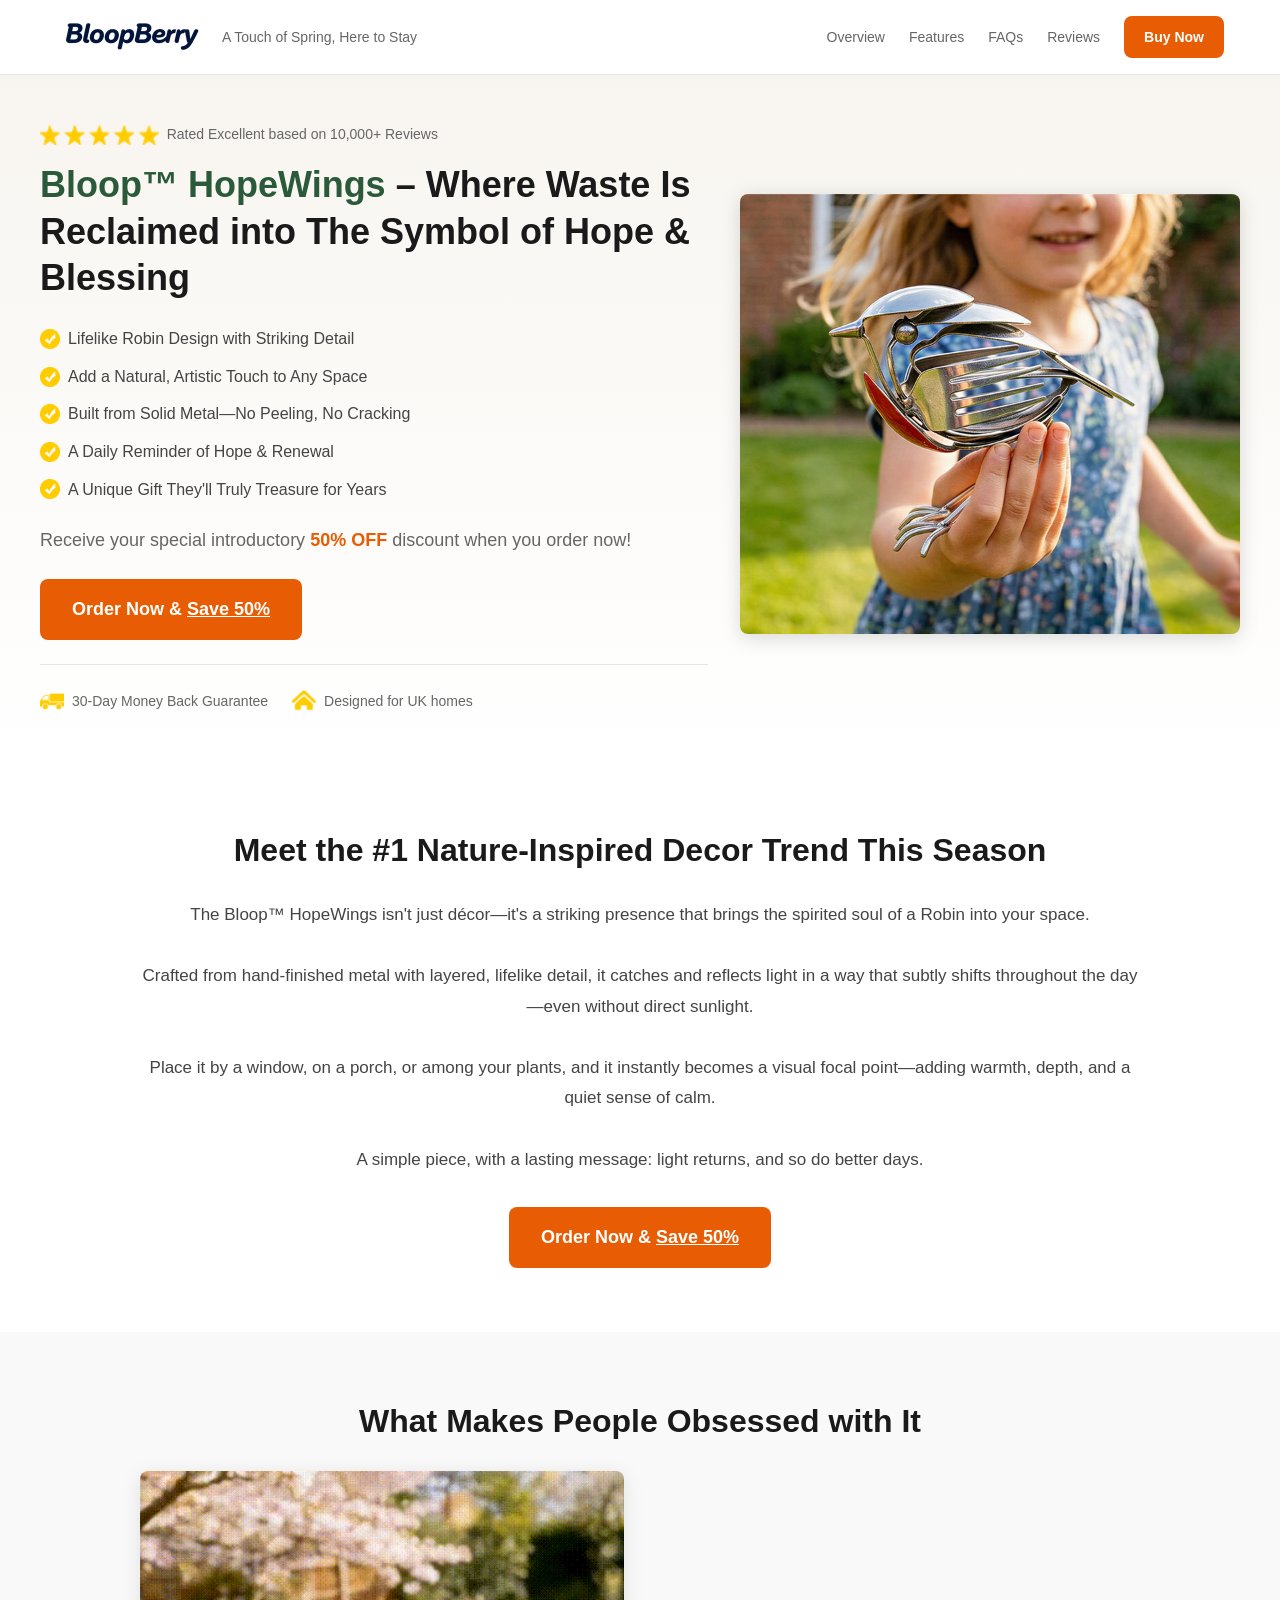
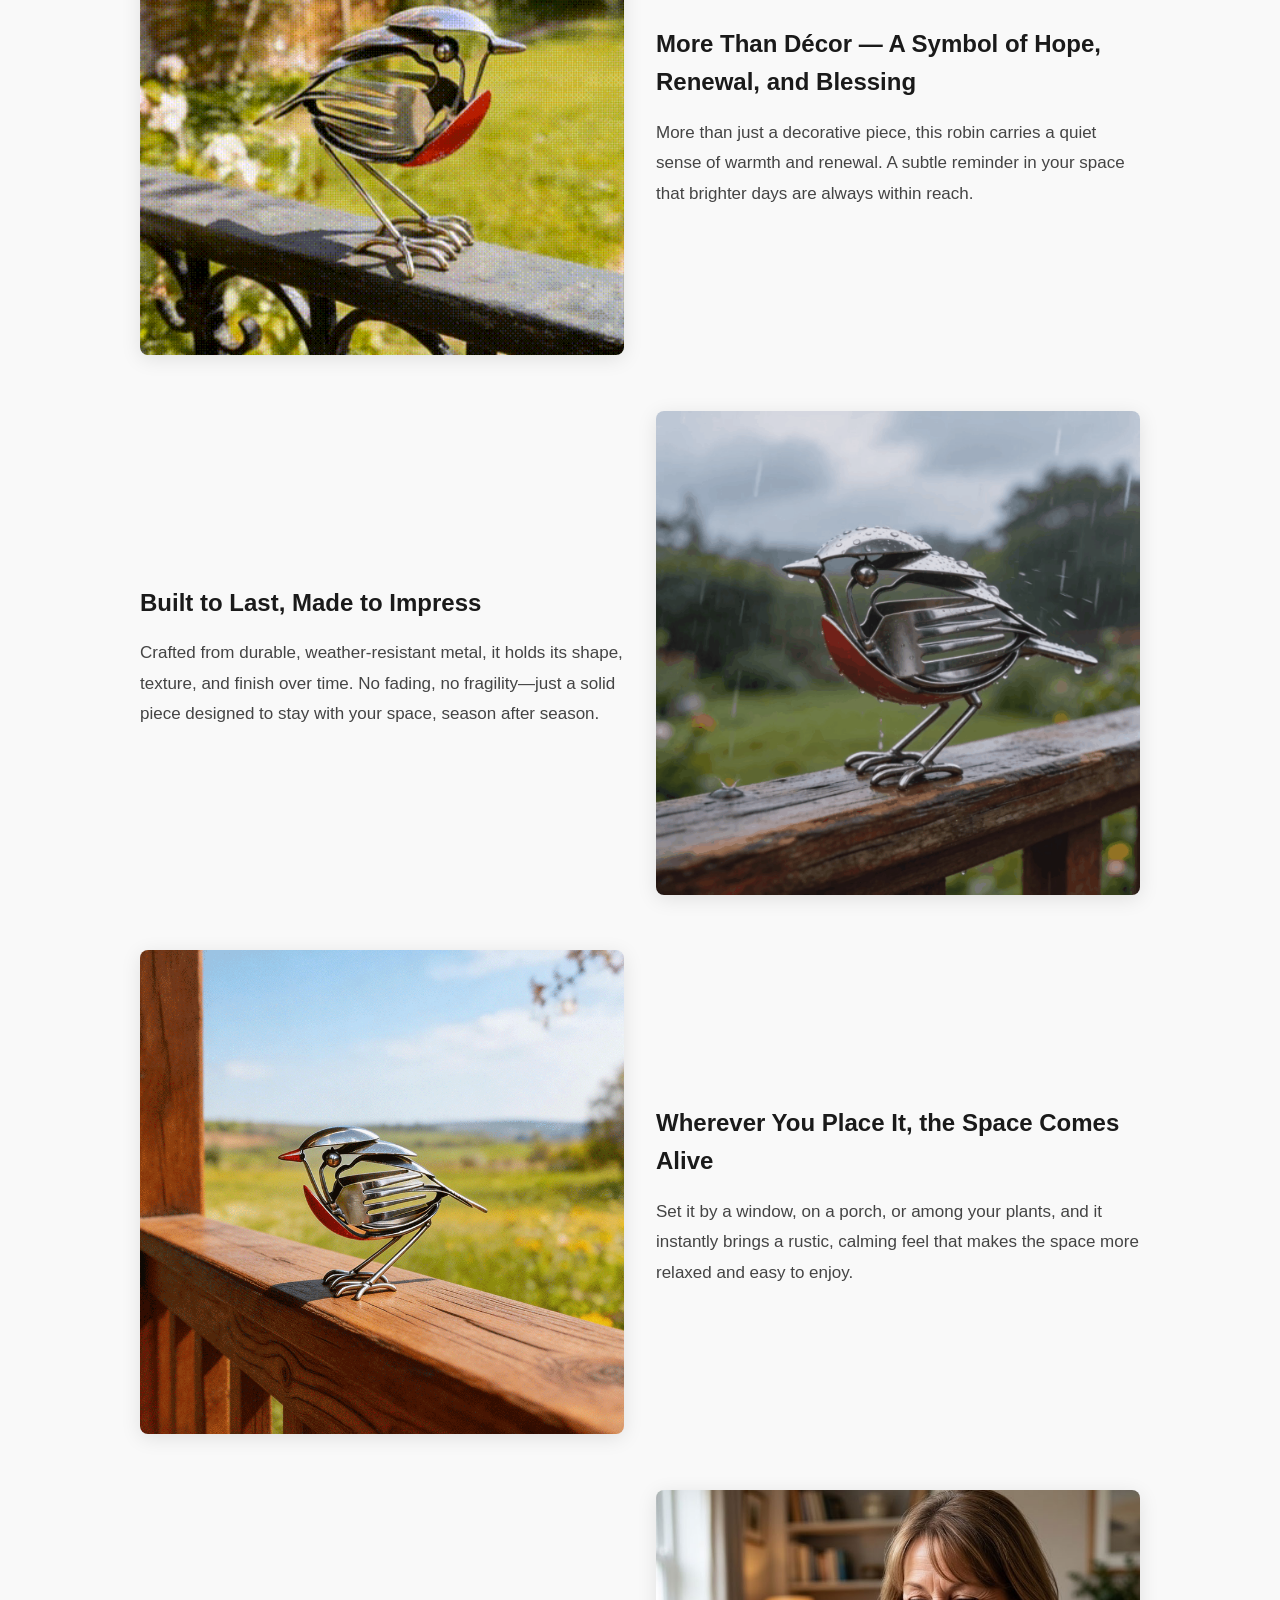
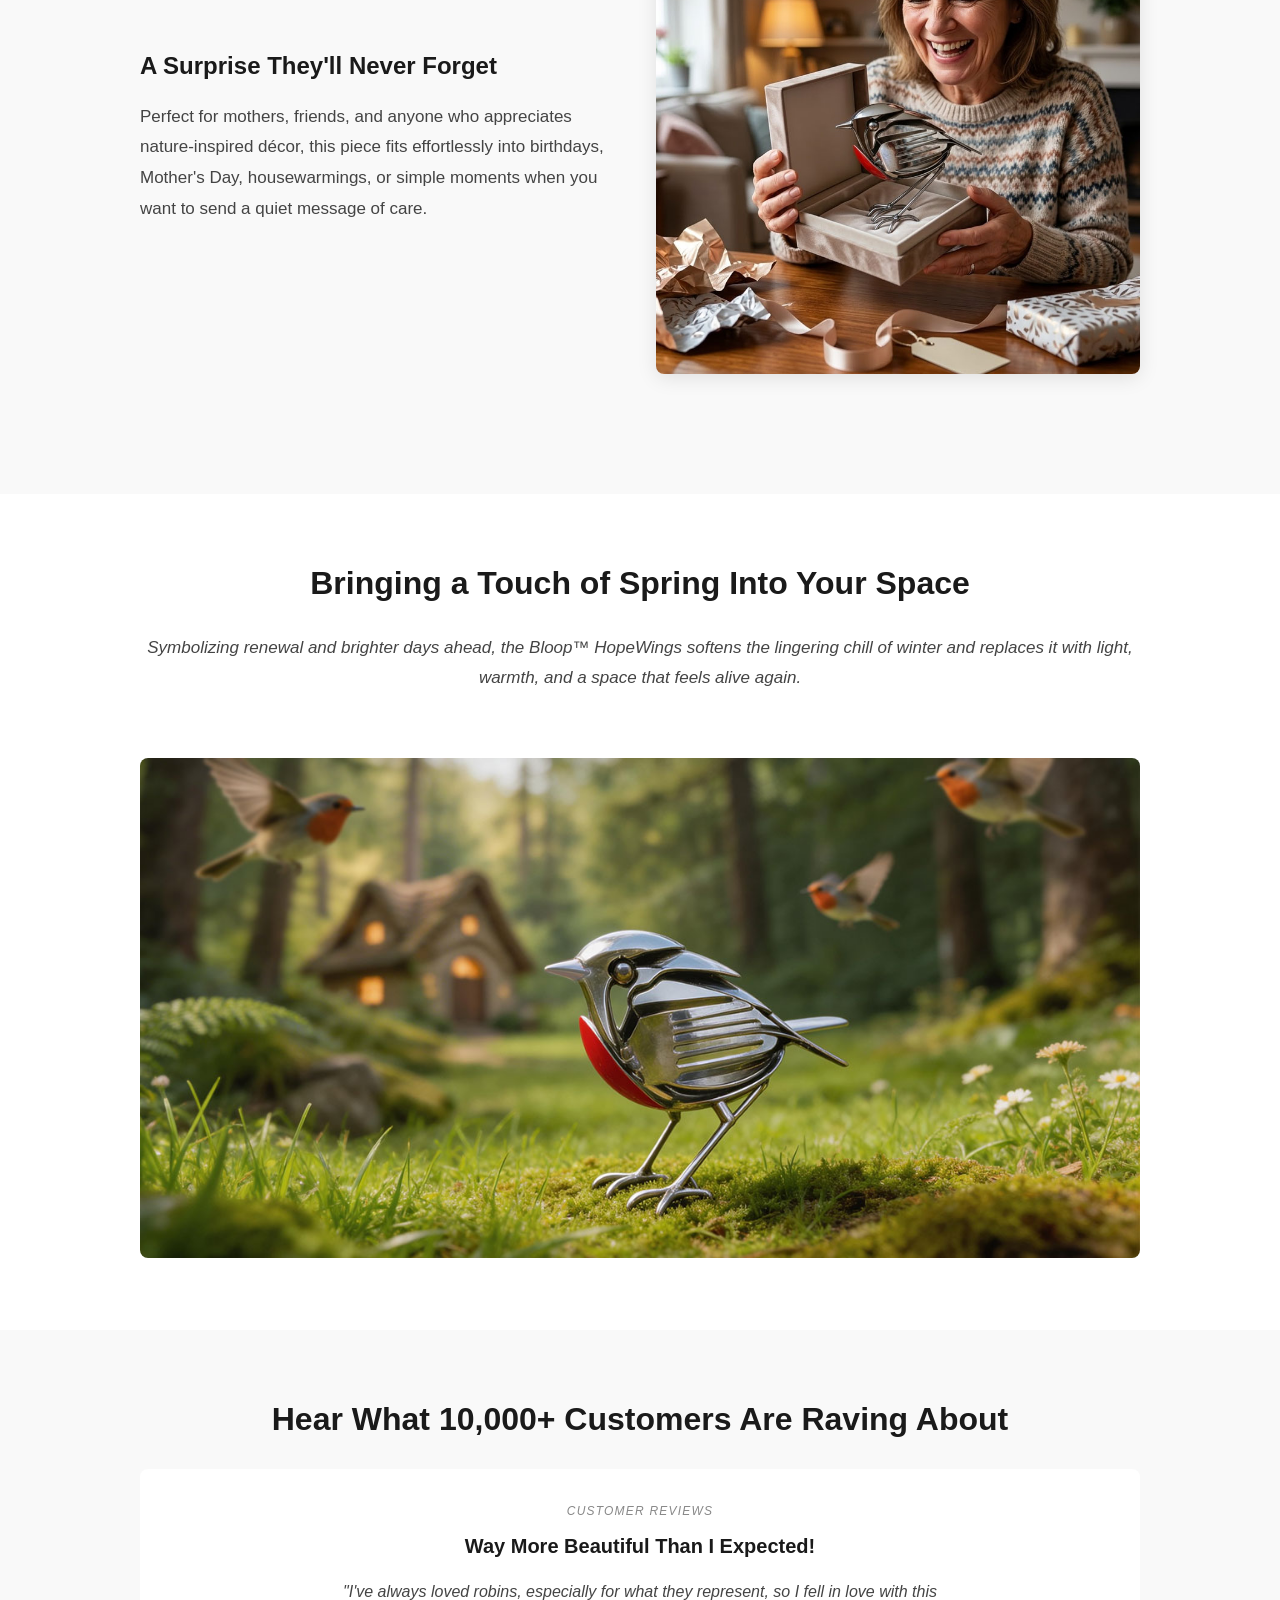
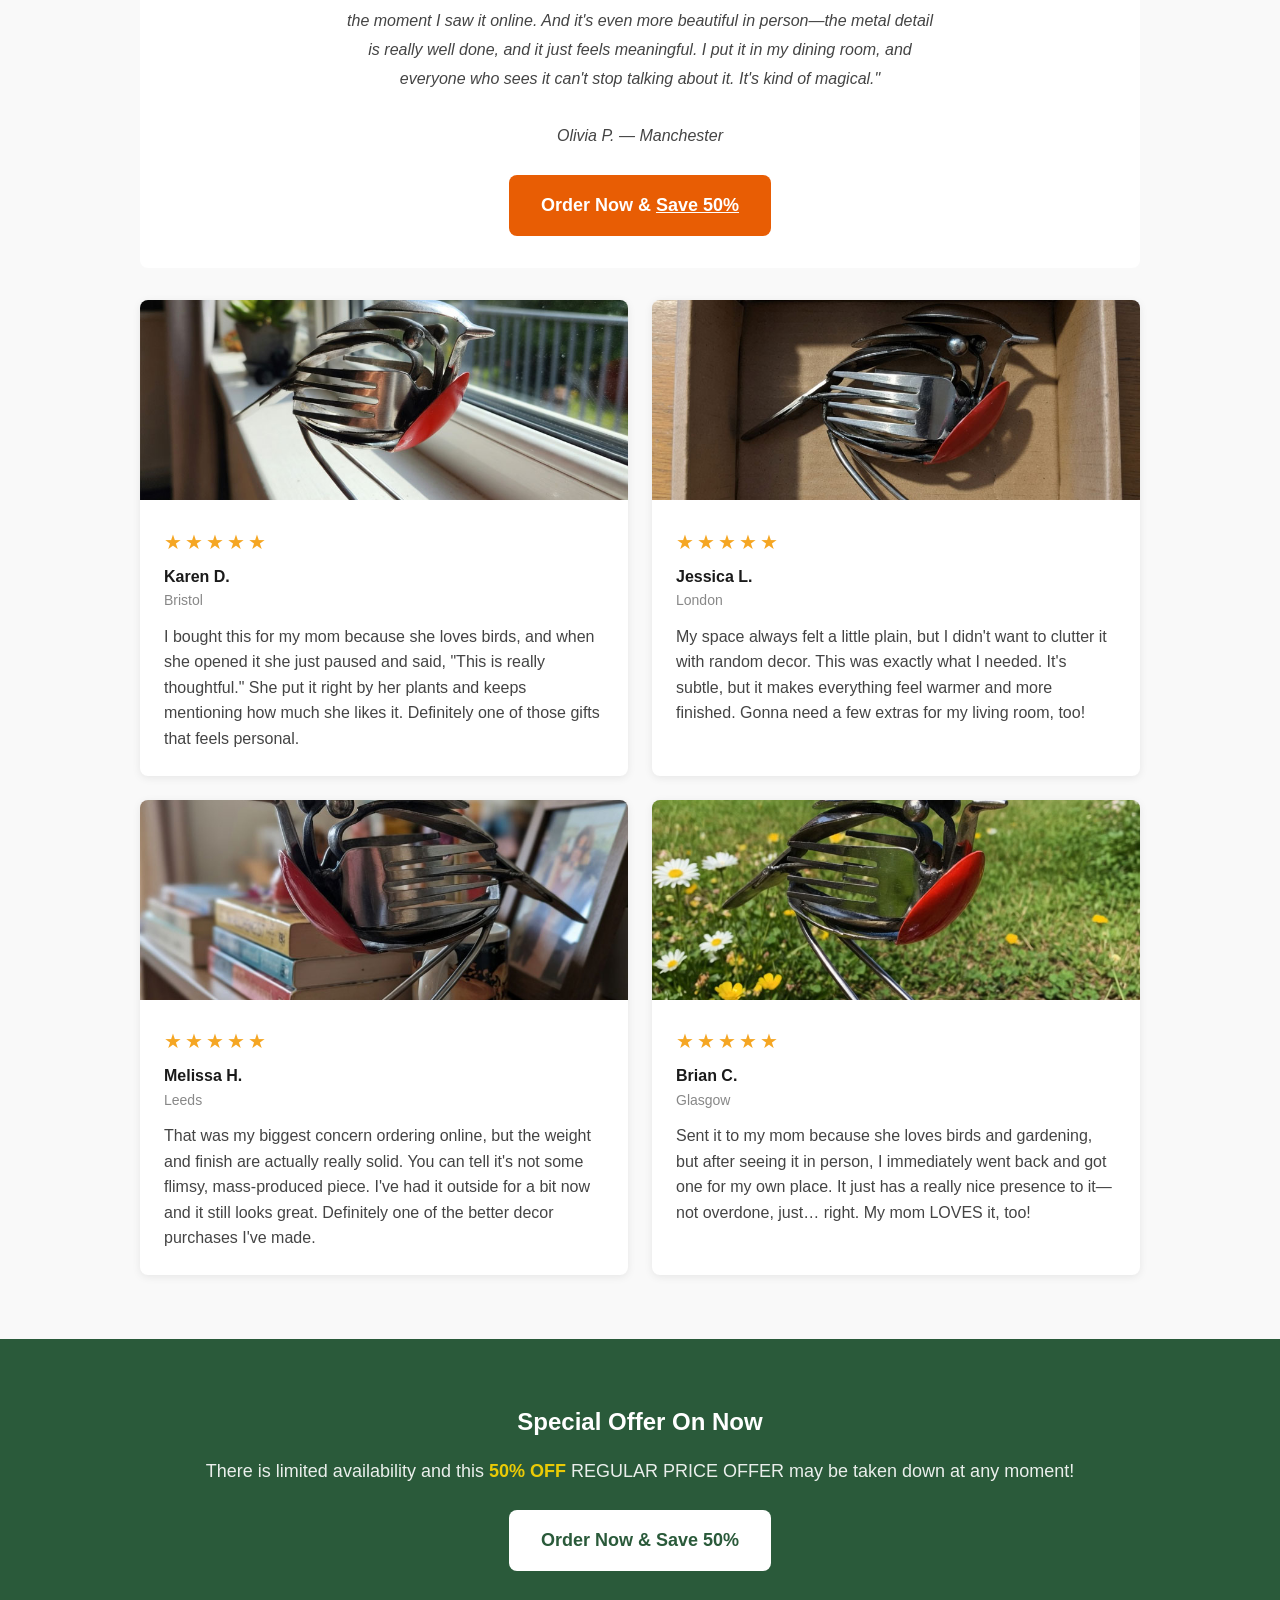
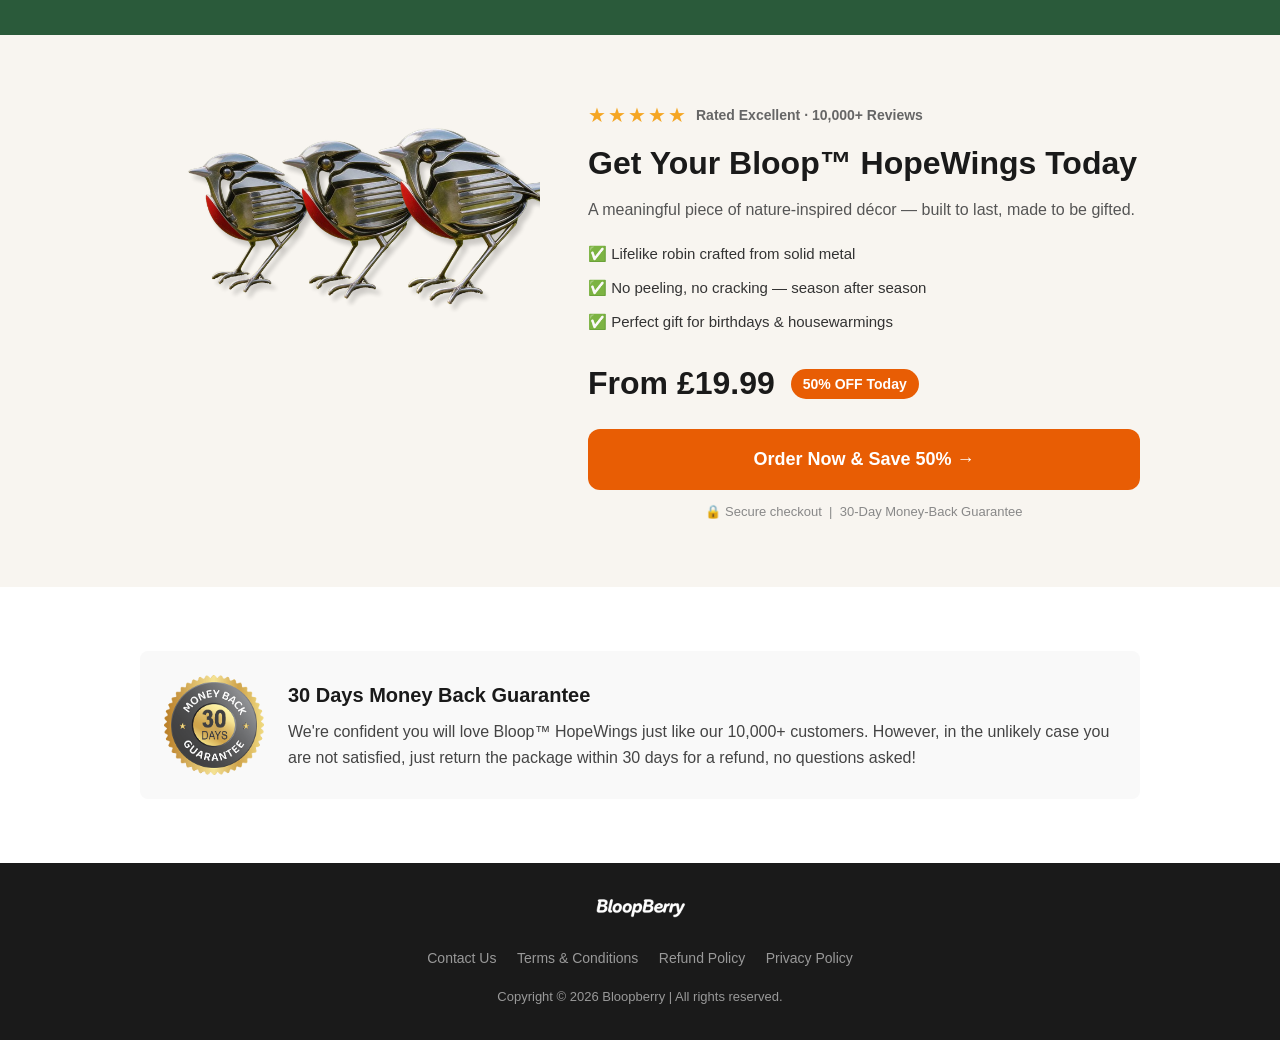
<file: pdp.html>
<!DOCTYPE html>
<html lang="en">
<head>
  <meta charset="UTF-8">
  <meta name="viewport" content="width=device-width, initial-scale=1.0">
  <title>Bloop™ HopeWings</title>
  <link rel="stylesheet" href="css/pdp.css">
  <!-- MaxConv Tracking Script Base Code-->
<script>!function(w,d,o,n,c){w[o]=w[o]||function(){(w[o].q=w[o].q||[]).push(arguments)};var s=d.createElement(n),t=d.getElementsByTagName(n)[0];s.async=!0;s.defer=!0;s.src="https://track.healthdeepinsight.com/t/t.js";t.parentNode.insertBefore(s,t);}(window,document,"maxconv","script");</script>
<noscript><link rel="stylesheet" href="https://track.healthdeepinsight.com/t/t.css?mc_ns=1" /></noscript>
<!-- End MaxConv Tracking Script Base Code-->
</head>
<body>

  <!-- Header -->
  <header class="site-header">
    <div class="header-inner">
      <div class="header-left">
        <img src="images/blogo.png" alt="Bloopberry">
        <span class="header-tagline">A Touch of Spring, Here to Stay</span>
      </div>
      <nav class="header-nav">
        <a href="#overview">Overview</a>
        <a href="#features">Features</a>
        <a href="#faqs">FAQs</a>
        <a href="#reviews">Reviews</a>
        <a href="https://track.healthdeepinsight.com/click" class="btn-orange">Buy Now</a>
      </nav>
    </div>
  </header>

  <!-- Hero Section -->
  <section class="hero">
    <div class="hero-inner">
      <div class="hero-flex">

        <div class="hero-content">
          <!-- Rating -->
          <div class="rating-row">
            <img src="images/stars.png" alt="Rating">
            <span>Rated Excellent based on 10,000+ Reviews</span>
          </div>

          <h1 class="hero-title"><span class="green">Bloop™ HopeWings</span> – Where Waste Is Reclaimed into The Symbol of Hope &amp; Blessing</h1>

          <!-- Mobile Image -->
        <div class="hero-image-mobile">
          <img src="images/mobile_banner.jpg" alt="Ribili HopeWings">
        </div>

          <!-- Product Points -->
          <div class="product-points">
            <div class="product-point">
              <img src="images/check_icon.png" alt="✓">
              <span>Lifelike Robin Design with Striking Detail</span>
            </div>
            <div class="product-point">
              <img src="images/check_icon.png" alt="✓">
              <span>Add a Natural, Artistic Touch to Any Space</span>
            </div>
            <div class="product-point">
              <img src="images/check_icon.png" alt="✓">
              <span>Built from Solid Metal—No Peeling, No Cracking</span>
            </div>
            <div class="product-point">
              <img src="images/check_icon.png" alt="✓">
              <span>A Daily Reminder of Hope &amp; Renewal</span>
            </div>
            <div class="product-point">
              <img src="images/check_icon.png" alt="✓">
              <span>A Unique Gift They'll Truly Treasure for Years</span>
            </div>
          </div>

          <!-- Discount -->
          <p class="discount-text">Receive your special introductory <span class="discount-rate">50% OFF</span> discount when you order now!</p>

          <!-- CTA -->
          <a href="https://track.healthdeepinsight.com/click" class="btn-orange-big">Order Now &amp; <span class="underline">Save 50%</span></a>

          <!-- Service Icons -->
          <div class="service-row">
            <div class="service-item">
              <img src="images/guarantee_icon.png" alt="Guarantee">
              <span>30-Day Money Back Guarantee</span>
            </div>
            <div class="service-item">
              <img src="images/uk_icon.png" alt="UK">
              <span>Designed for UK homes</span>
            </div>
          </div>
        </div>

        <!-- Desktop Image -->
        <div class="hero-image">
          <img src="images/mobile_banner.jpg" alt="Ribili HopeWings">
        </div>

        
      </div>
    </div>
  </section>

  <!-- Meet Section -->
  <section class="section" id="overview">
    <div class="section-inner">
      <h2 class="section-title">Meet the #1 Nature-Inspired Decor Trend This Season</h2>
      <p class="section-text">
        The Bloop™ HopeWings isn't just décor—it's a striking presence that brings the spirited soul of a Robin into your space.<br><br>
        Crafted from hand-finished metal with layered, lifelike detail, it catches and reflects light in a way that subtly shifts throughout the day—even without direct sunlight.<br><br>
        Place it by a window, on a porch, or among your plants, and it instantly becomes a visual focal point—adding warmth, depth, and a quiet sense of calm.<br><br>
        A simple piece, with a lasting message: light returns, and so do better days.
      </p>
      <div style="text-align:center;">
        <a href="https://track.healthdeepinsight.com/click" class="btn-orange-big">Order Now &amp; <span class="underline">Save 50%</span></a>
      </div>
    </div>
  </section>

  <!-- Features Section -->
  <section class="section section-bg" id="features">
    <div class="section-inner">
      <h2 class="section-title">What Makes People Obsessed with It</h2>

      <div class="feature-row">
        <div class="feature-img"><img src="images/feature_1.gif" alt="Feature 1"></div>
        <div class="feature-info">
          <h3>More Than Décor — A Symbol of Hope, Renewal, and Blessing</h3>
          <p>More than just a decorative piece, this robin carries a quiet sense of warmth and renewal. A subtle reminder in your space that brighter days are always within reach.</p>
        </div>
      </div>

      <div class="feature-row reverse">
        <div class="feature-img"><img src="images/feature_2.gif" alt="Feature 2"></div>
        <div class="feature-info">
          <h3>Built to Last, Made to Impress</h3>
          <p>Crafted from durable, weather-resistant metal, it holds its shape, texture, and finish over time. No fading, no fragility—just a solid piece designed to stay with your space, season after season.</p>
        </div>
      </div>

      <div class="feature-row">
        <div class="feature-img"><img src="images/feature_3.gif" alt="Feature 3"></div>
        <div class="feature-info">
          <h3>Wherever You Place It, the Space Comes Alive</h3>
          <p>Set it by a window, on a porch, or among your plants, and it instantly brings a rustic, calming feel that makes the space more relaxed and easy to enjoy.</p>
        </div>
      </div>

      <div class="feature-row reverse">
        <div class="feature-img"><img src="images/feature_4.jpg" alt="Feature 4"></div>
        <div class="feature-info">
          <h3>A Surprise They'll Never Forget</h3>
          <p>Perfect for mothers, friends, and anyone who appreciates nature-inspired décor, this piece fits effortlessly into birthdays, Mother's Day, housewarmings, or simple moments when you want to send a quiet message of care.</p>
        </div>
      </div>
    </div>
  </section>

  <!-- How to Use -->
  <section class="section" id="how-to-use">
    <div class="section-inner">
      <h2 class="section-title">Bringing a Touch of Spring Into Your Space</h2>
      <p class="section-text italic">Symbolizing renewal and brighter days ahead, the Bloop™ HopeWings softens the lingering chill of winter and replaces it with light, warmth, and a space that feels alive again.</p>
      <img src="images/how_to_use.jpg" alt="How to use" class="how-to-img">
    </div>
  </section>

  <!-- Reviews Section -->
  <section class="section section-bg" id="reviews">
    <div class="section-inner">
      <h2 class="section-title">Hear What 10,000+ Customers Are Raving About</h2>

      <!-- Highlight Review -->
      <div class="review-highlight">
        <p class="label">Customer Reviews</p>
        <h3>Way More Beautiful Than I Expected!</h3>
        <p>"I've always loved robins, especially for what they represent, so I fell in love with this the moment I saw it online. And it's even more beautiful in person—the metal detail is really well done, and it just feels meaningful. I put it in my dining room, and everyone who sees it can't stop talking about it. It's kind of magical."<br><br>Olivia P. — Manchester</p>
        <div style="margin-top:24px;">
          <a href="https://track.healthdeepinsight.com/click" class="btn-orange-big">Order Now &amp; <span class="underline">Save 50%</span></a>
        </div>
      </div>

      <!-- Review Grid -->
      <div class="review-grid">
        <div class="review-grid-card">
          <img src="images/pdp_review_1.jpg" alt="Karen D.">
          <div class="review-grid-body">
            <div class="stars">★★★★★</div>
            <div class="name">Karen D.</div>
            <div class="location">Bristol</div>
            <p class="text">I bought this for my mom because she loves birds, and when she opened it she just paused and said, "This is really thoughtful." She put it right by her plants and keeps mentioning how much she likes it. Definitely one of those gifts that feels personal.</p>
          </div>
        </div>

        <div class="review-grid-card">
          <img src="images/pdp_review_2.jpg" alt="Jessica L.">
          <div class="review-grid-body">
            <div class="stars">★★★★★</div>
            <div class="name">Jessica L.</div>
            <div class="location">London</div>
            <p class="text">My space always felt a little plain, but I didn't want to clutter it with random decor. This was exactly what I needed. It's subtle, but it makes everything feel warmer and more finished. Gonna need a few extras for my living room, too!</p>
          </div>
        </div>

        <div class="review-grid-card">
          <img src="images/pdp_review_3.jpg" alt="Melissa H.">
          <div class="review-grid-body">
            <div class="stars">★★★★★</div>
            <div class="name">Melissa H.</div>
            <div class="location">Leeds</div>
            <p class="text">That was my biggest concern ordering online, but the weight and finish are actually really solid. You can tell it's not some flimsy, mass-produced piece. I've had it outside for a bit now and it still looks great. Definitely one of the better decor purchases I've made.</p>
          </div>
        </div>

        <div class="review-grid-card">
          <img src="images/pdp_review_4.jpg" alt="Brian C.">
          <div class="review-grid-body">
            <div class="stars">★★★★★</div>
            <div class="name">Brian C.</div>
            <div class="location">Glasgow</div>
            <p class="text">Sent it to my mom because she loves birds and gardening, but after seeing it in person, I immediately went back and got one for my own place. It just has a really nice presence to it—not overdone, just… right. My mom LOVES it, too!</p>
          </div>
        </div>
      </div>
    </div>
  </section>

  <!-- Special Offer -->
  <section class="offer-section" id="faqs">
    <h2>Special Offer On Now</h2>
    <p>There is limited availability and this <span class="gold">50% OFF</span> REGULAR PRICE OFFER may be taken down at any moment!</p>
    <a href="https://track.healthdeepinsight.com/click" class="btn-white">Order Now &amp; Save 50%</a>
  </section>

  <!-- Bundle Section -->
  <section class="section cta-section" id="bundle-offer">
  <div class="section-inner">
    <div class="cta-flex">

      <!-- 桌面端左图（移动端隐藏） -->
      <div class="cta-img cta-img-desktop">
        <img src="images/ribili_3x.png" alt="Ribili HopeWings">
      </div>

      <!-- 右侧全部内容 -->
      <div class="cta-content">

        <div class="cta-rating">
          <span class="cta-stars">★★★★★</span>
          <span class="cta-rating-text">Rated Excellent · 10,000+ Reviews</span>
        </div>

        <h2 class="cta-title">Get Your Bloop™ HopeWings Today</h2>

        <!-- 移动端图片（桌面端隐藏），紧跟标题 -->
        <div class="cta-img cta-img-mobile">
          <img src="images/ribili_3x.png" alt="Ribili HopeWings">
        </div>

        <p class="cta-subtitle">A meaningful piece of nature-inspired décor — built to last, made to be gifted.</p>

        <ul class="cta-points">
          <li>✅ Lifelike robin crafted from solid metal</li>
          <li>✅ No peeling, no cracking — season after season</li>
          <li>✅ Perfect gift for birthdays & housewarmings</li>
        </ul>

        <div class="cta-price-row">
          <span class="cta-price-now">From £19.99</span>
          <span class="cta-discount">50% OFF Today</span>
        </div>

        <a href="https://track.healthdeepinsight.com/click" class="btn-orange-big cta-btn">
          Order Now & Save 50% →
        </a>

        <p class="cta-guarantee">🔒 Secure checkout &nbsp;|&nbsp; 30-Day Money-Back Guarantee</p>

      </div><!-- /.cta-content -->

    </div><!-- /.cta-flex -->
  </div><!-- /.section-inner -->
</section>



  <!-- Money Back Section -->
  <section class="section">
    <div class="section-inner">
      <div class="money-back">
        <img src="images/money_back.png" alt="30 Day Money Back">
        <div>
          <h3>30 Days Money Back Guarantee</h3>
          <p>We're confident you will love Bloop™ HopeWings just like our 10,000+ customers. However, in the unlikely case you are not satisfied, just return the package within 30 days for a refund, no questions asked!</p>
        </div>
      </div>
    </div>
  </section>

  <!-- Mobile Bottom CTA -->
  <div class="mobile-cta">
    <a href="https://track.healthdeepinsight.com/click" class="btn-orange">Order Now &amp; Save 50%</a>
  </div>

  <!-- Footer -->
  <footer class="site-footer">
    <img src="images/blogo.png" alt="Bloopberry" style="filter:brightness(0) invert(1);">
    <div style="margin-bottom:16px;">
      <a href="https://latest-finds.com/pages/contact">Contact Us</a>
      <a href="https://latest-finds.com/policies/terms-of-service">Terms &amp; Conditions</a>
      <a href="https://latest-finds.com/policies/refund-policy">Refund Policy</a>
      <a href="https://latest-finds.com/policies/privacy-policy">Privacy Policy</a>
    </div>
    <p>Copyright © 2026 Bloopberry | All rights reserved.</p>
  </footer>

  <script src="js/pdp.js"></script>
</body>
</html>
</file>
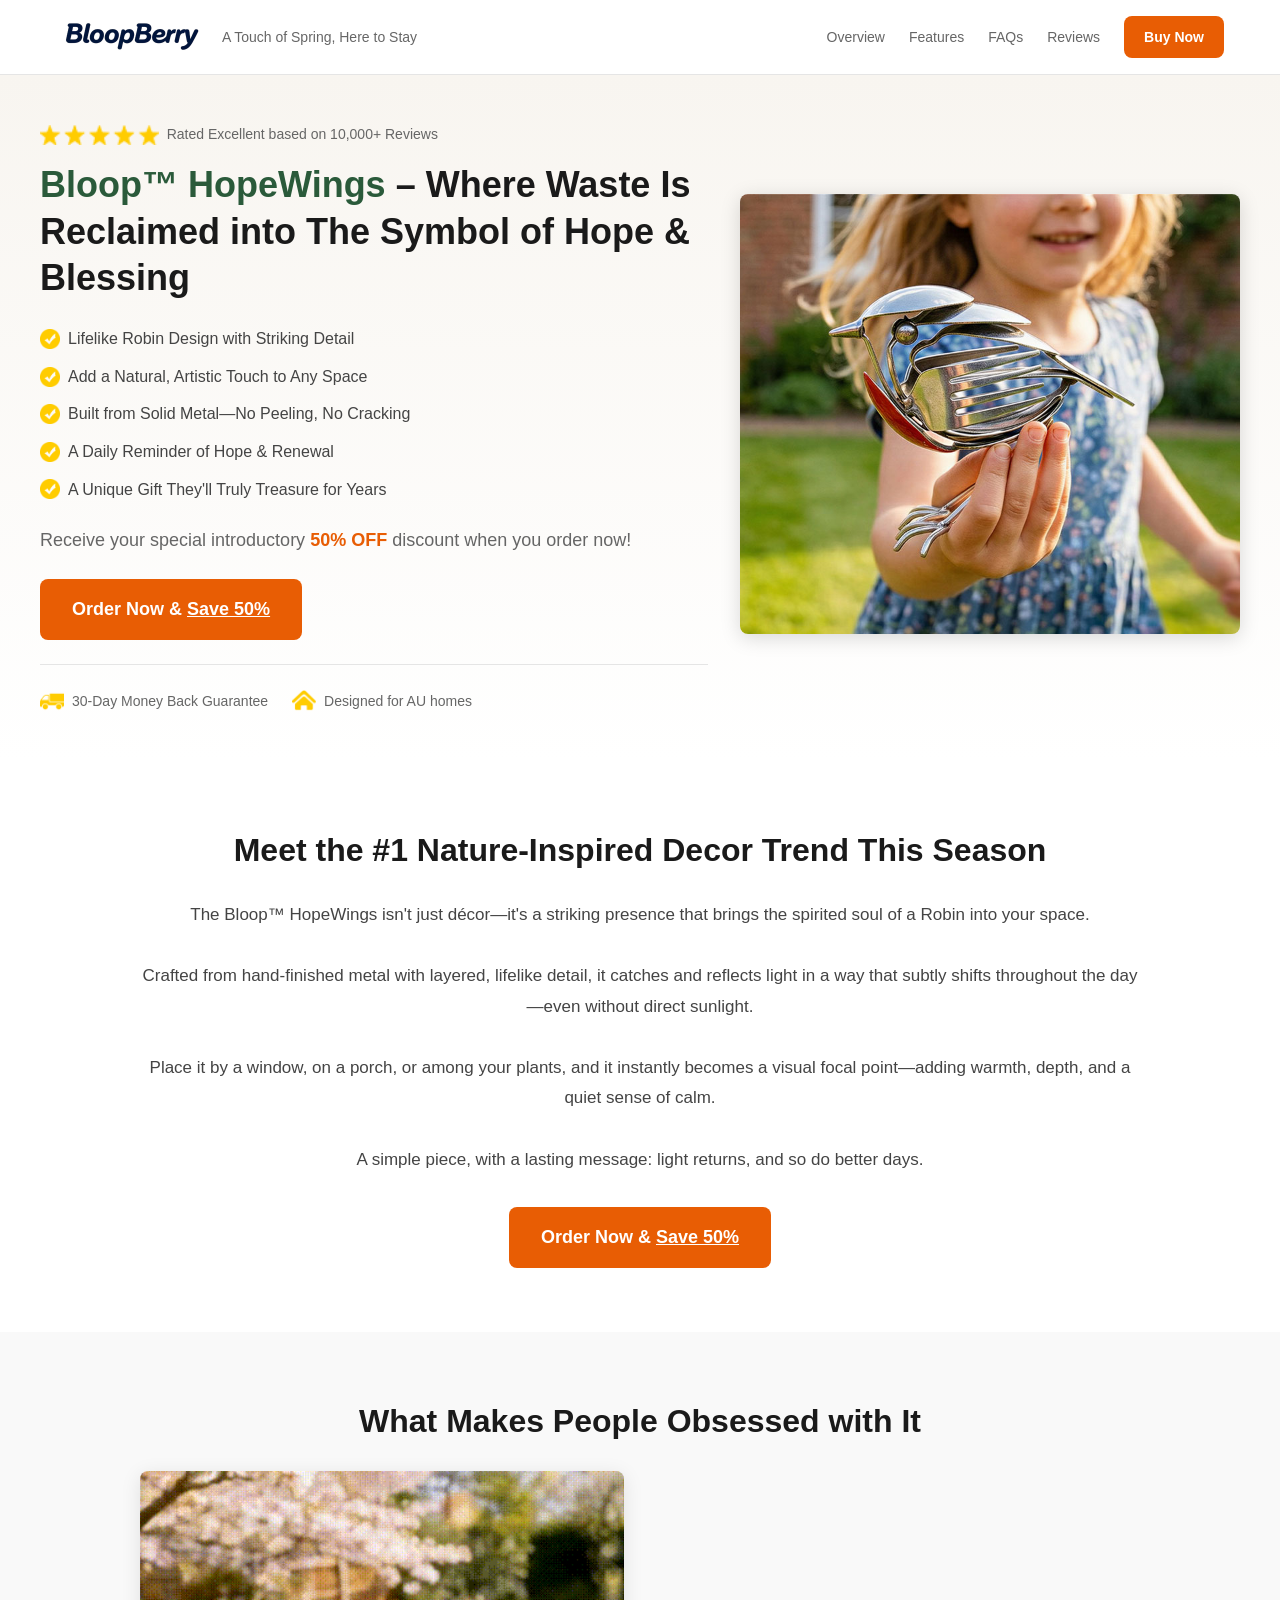
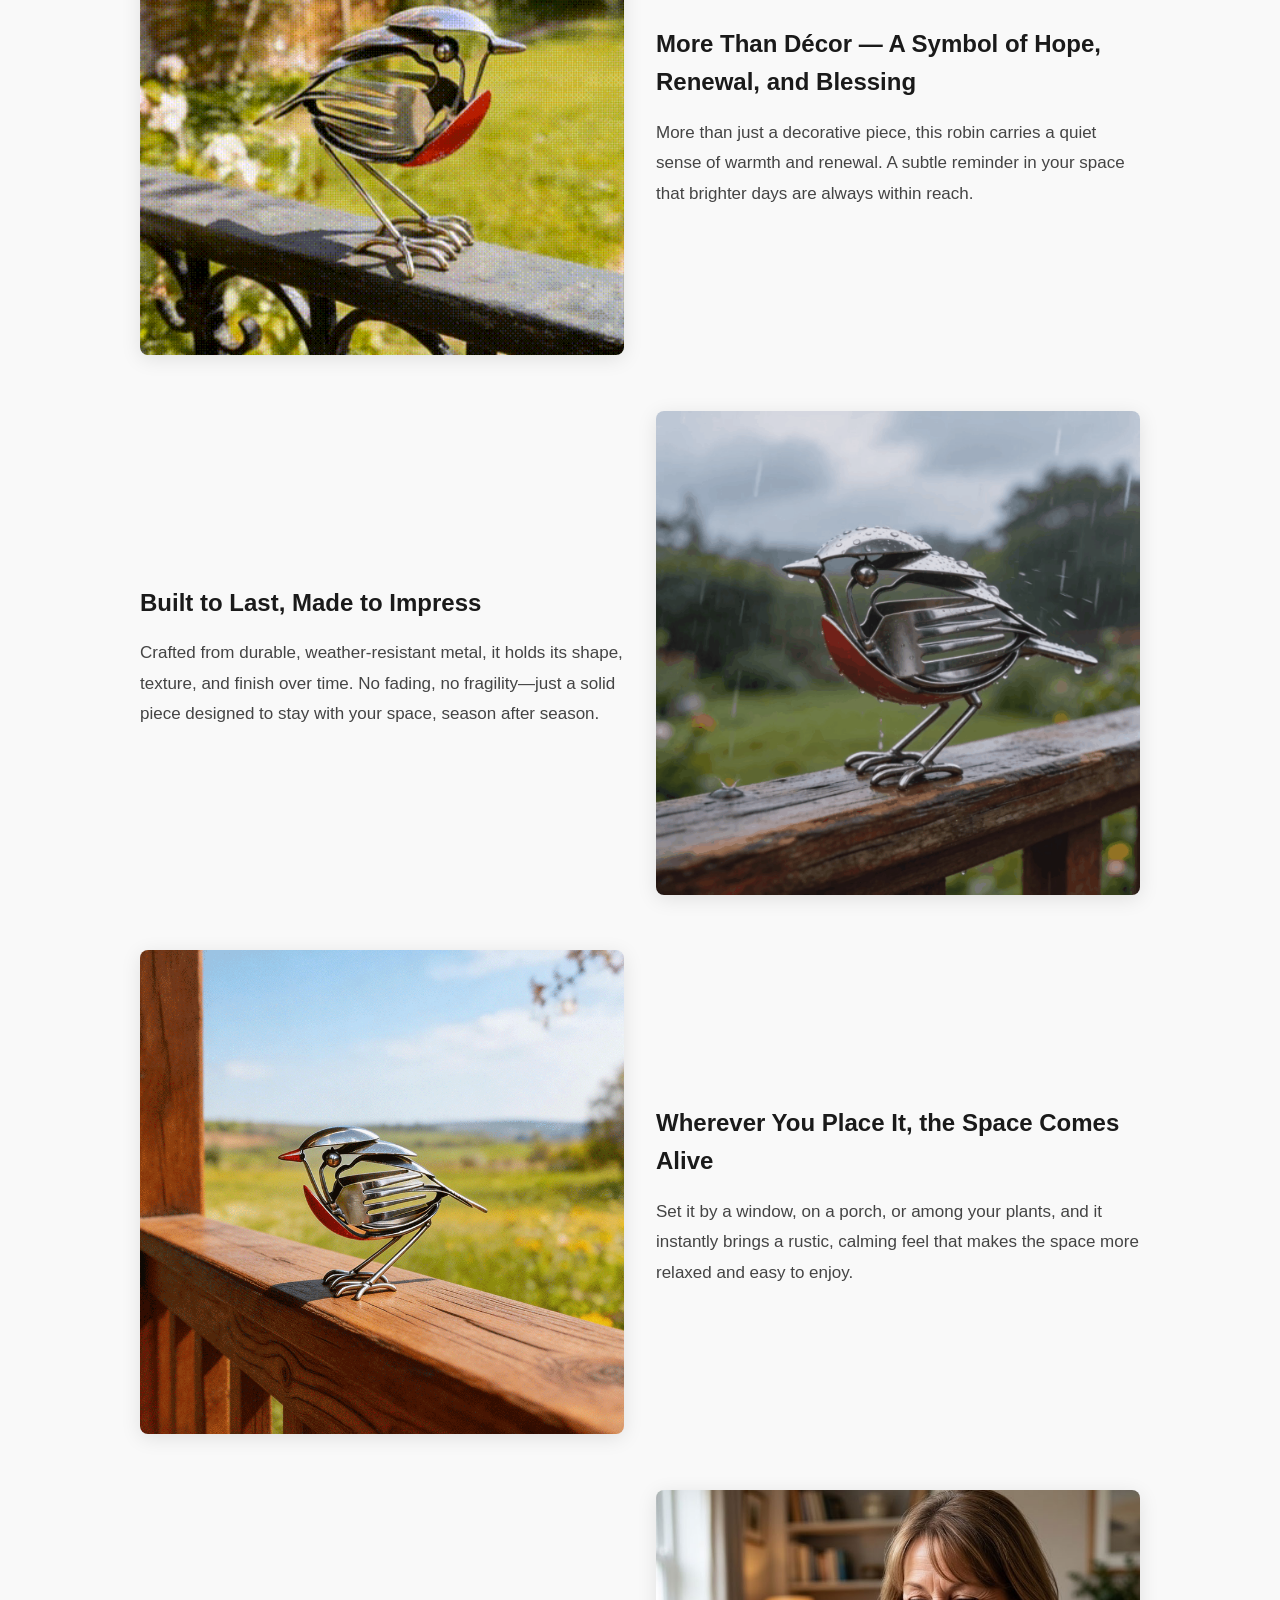
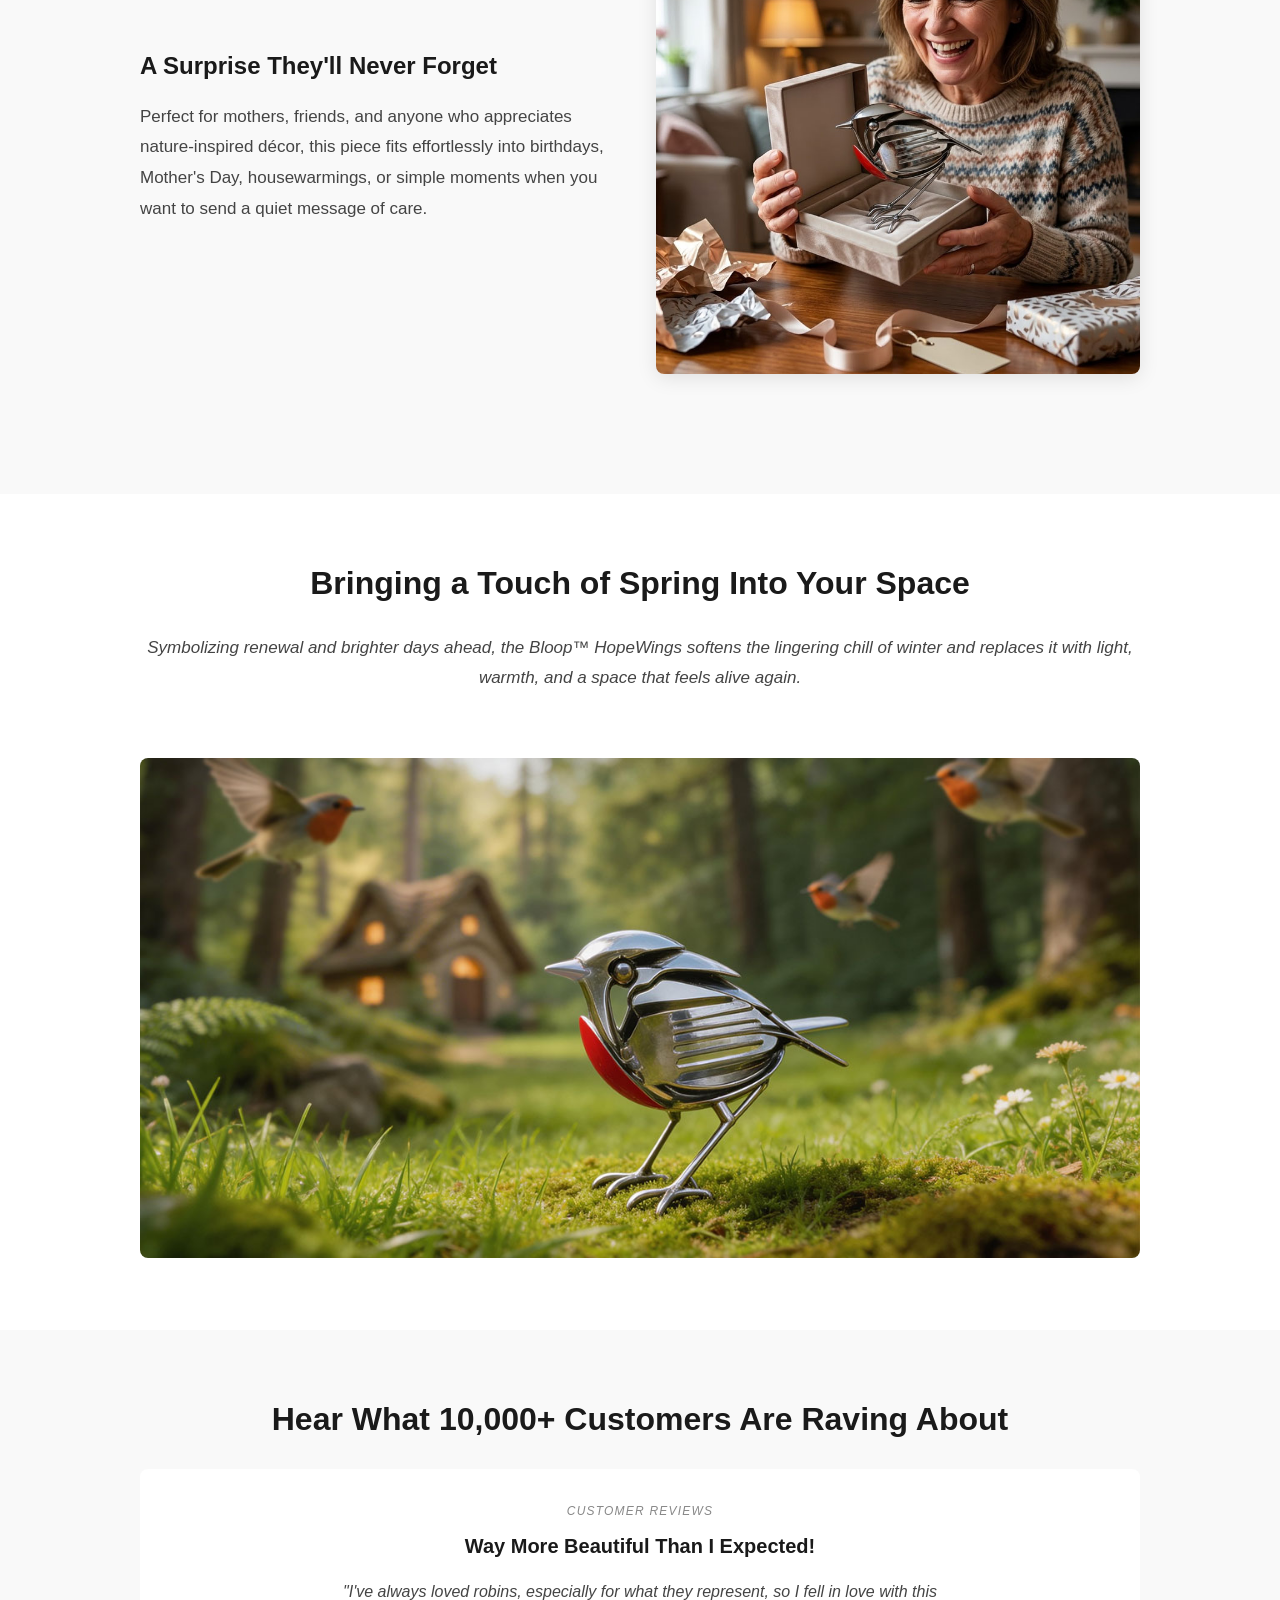
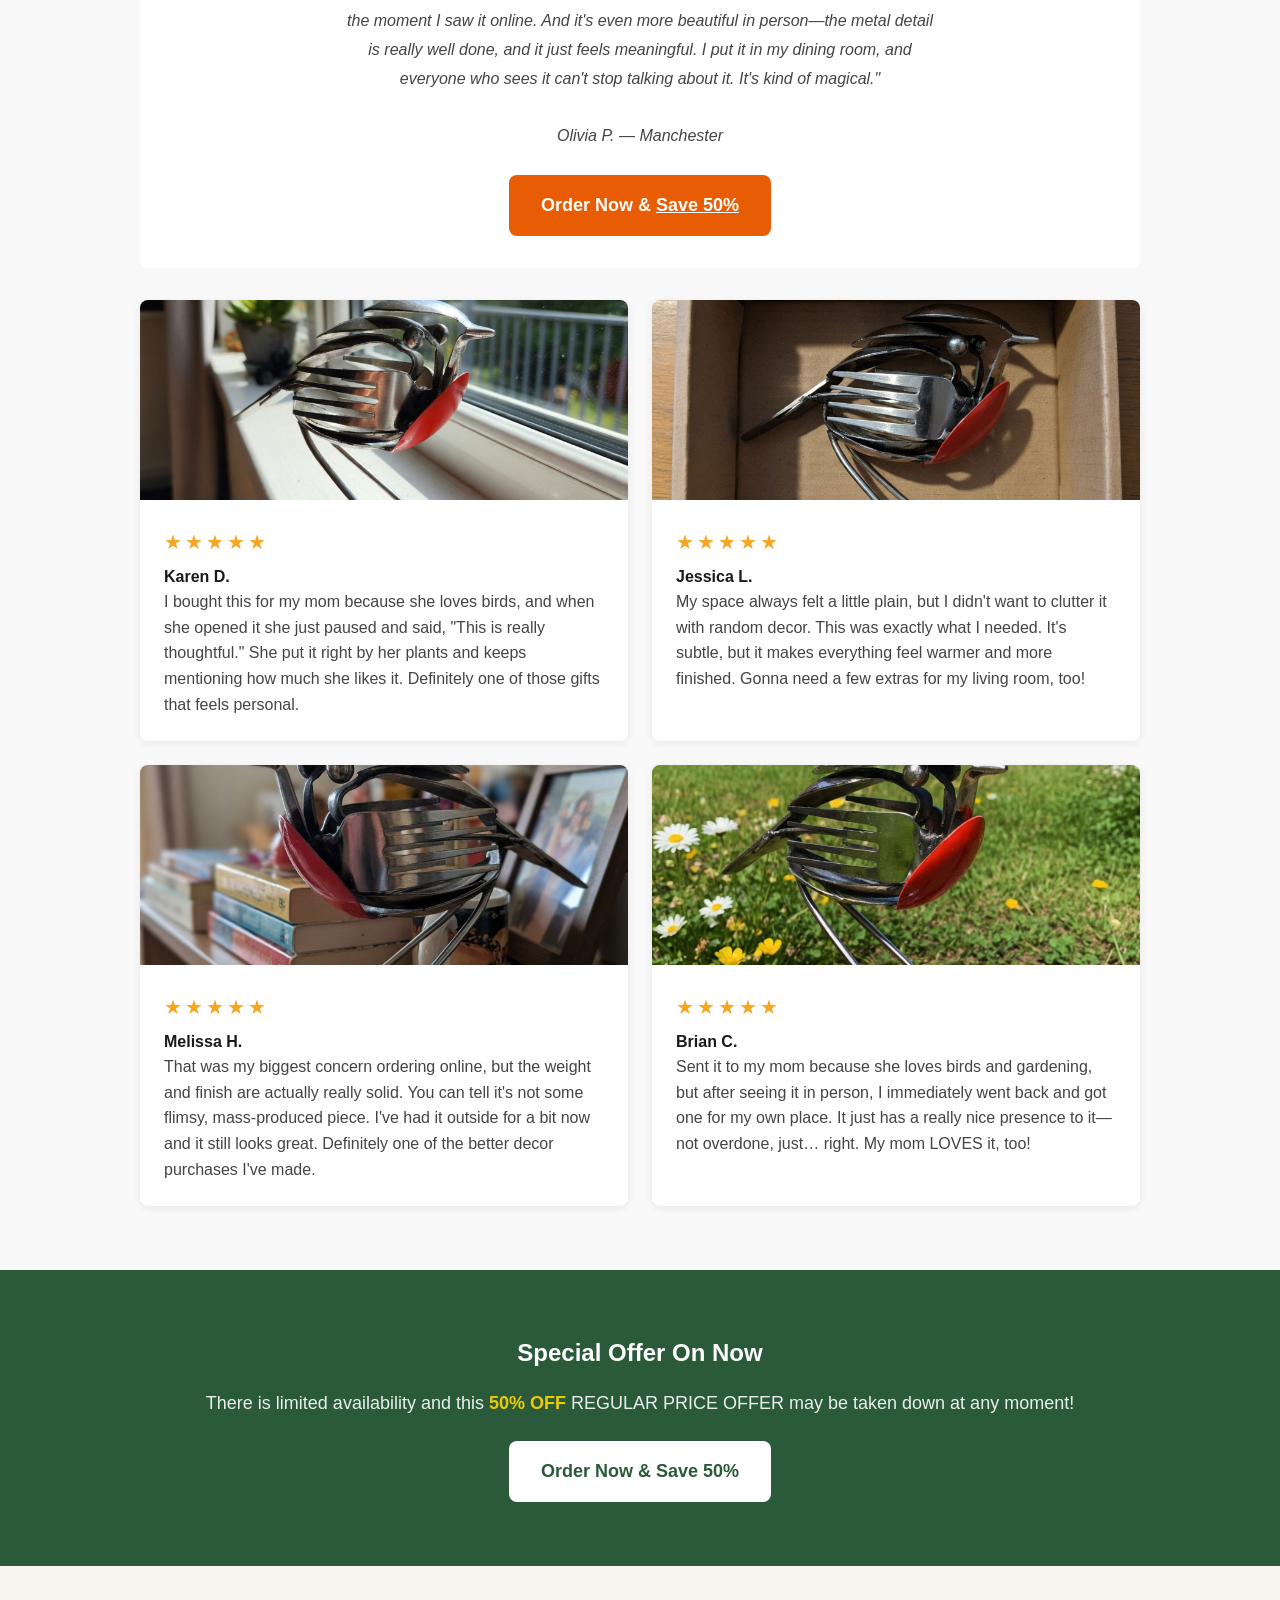
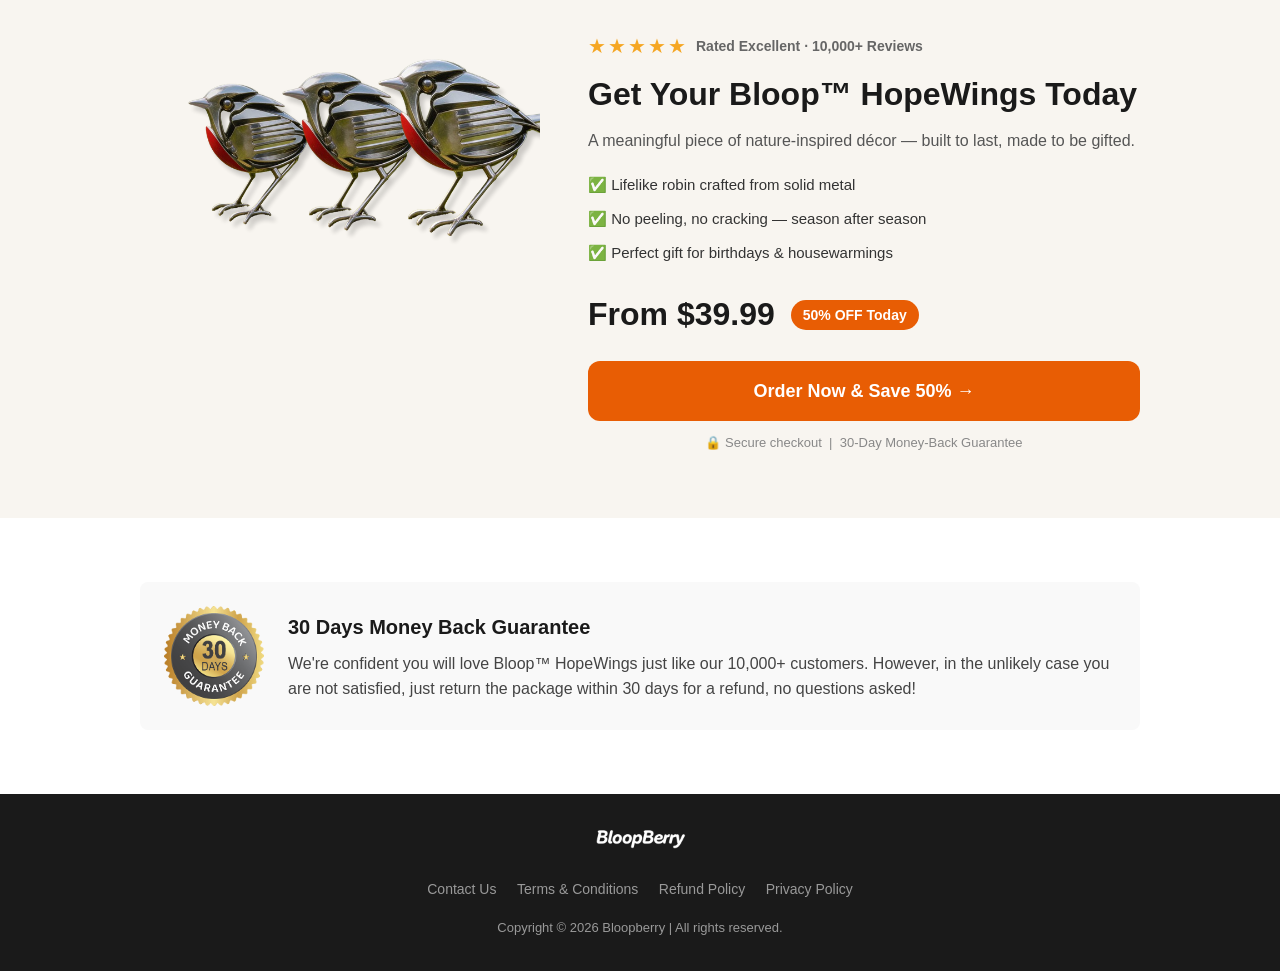
<file: pdpca.html>
<!DOCTYPE html>
<html lang="en">
<head>
  <meta charset="UTF-8">
  <meta name="viewport" content="width=device-width, initial-scale=1.0">
  <title>Bloop™ HopeWings</title>
  <link rel="stylesheet" href="css/pdp.css">
  <!-- MaxConv Tracking Script Base Code-->
<script>!function(w,d,o,n,c){w[o]=w[o]||function(){(w[o].q=w[o].q||[]).push(arguments)};var s=d.createElement(n),t=d.getElementsByTagName(n)[0];s.async=!0;s.defer=!0;s.src="https://track.healthdeepinsight.com/t/t.js";t.parentNode.insertBefore(s,t);}(window,document,"maxconv","script");</script>
<noscript><link rel="stylesheet" href="https://track.healthdeepinsight.com/t/t.css?mc_ns=1" /></noscript>
<!-- End MaxConv Tracking Script Base Code-->
</head>
<body>

  <!-- Header -->
  <header class="site-header">
    <div class="header-inner">
      <div class="header-left">
        <img src="images/blogo.png" alt="Bloopberry">
        <span class="header-tagline">A Touch of Spring, Here to Stay</span>
      </div>
      <nav class="header-nav">
        <a href="#overview">Overview</a>
        <a href="#features">Features</a>
        <a href="#faqs">FAQs</a>
        <a href="#reviews">Reviews</a>
        <a href="https://track.healthdeepinsight.com/click" class="btn-orange">Buy Now</a>
      </nav>
    </div>
  </header>

  <!-- Hero Section -->
  <section class="hero">
    <div class="hero-inner">
      <div class="hero-flex">

        <div class="hero-content">
          <!-- Rating -->
          <div class="rating-row">
            <img src="images/stars.png" alt="Rating">
            <span>Rated Excellent based on 10,000+ Reviews</span>
          </div>

          <h1 class="hero-title"><span class="green">Bloop™ HopeWings</span> – Where Waste Is Reclaimed into The Symbol of Hope &amp; Blessing</h1>

          <!-- Mobile Image -->
        <div class="hero-image-mobile">
          <img src="images/mobile_banner.jpg" alt="Ribili HopeWings">
        </div>

          <!-- Product Points -->
          <div class="product-points">
            <div class="product-point">
              <img src="images/check_icon.png" alt="✓">
              <span>Lifelike Robin Design with Striking Detail</span>
            </div>
            <div class="product-point">
              <img src="images/check_icon.png" alt="✓">
              <span>Add a Natural, Artistic Touch to Any Space</span>
            </div>
            <div class="product-point">
              <img src="images/check_icon.png" alt="✓">
              <span>Built from Solid Metal—No Peeling, No Cracking</span>
            </div>
            <div class="product-point">
              <img src="images/check_icon.png" alt="✓">
              <span>A Daily Reminder of Hope &amp; Renewal</span>
            </div>
            <div class="product-point">
              <img src="images/check_icon.png" alt="✓">
              <span>A Unique Gift They'll Truly Treasure for Years</span>
            </div>
          </div>

          <!-- Discount -->
          <p class="discount-text">Receive your special introductory <span class="discount-rate">50% OFF</span> discount when you order now!</p>

          <!-- CTA -->
          <a href="https://track.healthdeepinsight.com/click" class="btn-orange-big">Order Now &amp; <span class="underline">Save 50%</span></a>

          <!-- Service Icons -->
          <div class="service-row">
            <div class="service-item">
              <img src="images/guarantee_icon.png" alt="Guarantee">
              <span>30-Day Money Back Guarantee</span>
            </div>
            <div class="service-item">
              <img src="images/uk_icon.png" alt="UK">
              <span>Designed for AU homes</span>
            </div>
          </div>
        </div>

        <!-- Desktop Image -->
        <div class="hero-image">
          <img src="images/mobile_banner.jpg" alt="Ribili HopeWings">
        </div>

        
      </div>
    </div>
  </section>

  <!-- Meet Section -->
  <section class="section" id="overview">
    <div class="section-inner">
      <h2 class="section-title">Meet the #1 Nature-Inspired Decor Trend This Season</h2>
      <p class="section-text">
        The Bloop™ HopeWings isn't just décor—it's a striking presence that brings the spirited soul of a Robin into your space.<br><br>
        Crafted from hand-finished metal with layered, lifelike detail, it catches and reflects light in a way that subtly shifts throughout the day—even without direct sunlight.<br><br>
        Place it by a window, on a porch, or among your plants, and it instantly becomes a visual focal point—adding warmth, depth, and a quiet sense of calm.<br><br>
        A simple piece, with a lasting message: light returns, and so do better days.
      </p>
      <div style="text-align:center;">
        <a href="https://track.healthdeepinsight.com/click" class="btn-orange-big">Order Now &amp; <span class="underline">Save 50%</span></a>
      </div>
    </div>
  </section>

  <!-- Features Section -->
  <section class="section section-bg" id="features">
    <div class="section-inner">
      <h2 class="section-title">What Makes People Obsessed with It</h2>

      <div class="feature-row">
        <div class="feature-img"><img src="images/feature_1.gif" alt="Feature 1"></div>
        <div class="feature-info">
          <h3>More Than Décor — A Symbol of Hope, Renewal, and Blessing</h3>
          <p>More than just a decorative piece, this robin carries a quiet sense of warmth and renewal. A subtle reminder in your space that brighter days are always within reach.</p>
        </div>
      </div>

      <div class="feature-row reverse">
        <div class="feature-img"><img src="images/feature_2.gif" alt="Feature 2"></div>
        <div class="feature-info">
          <h3>Built to Last, Made to Impress</h3>
          <p>Crafted from durable, weather-resistant metal, it holds its shape, texture, and finish over time. No fading, no fragility—just a solid piece designed to stay with your space, season after season.</p>
        </div>
      </div>

      <div class="feature-row">
        <div class="feature-img"><img src="images/feature_3.gif" alt="Feature 3"></div>
        <div class="feature-info">
          <h3>Wherever You Place It, the Space Comes Alive</h3>
          <p>Set it by a window, on a porch, or among your plants, and it instantly brings a rustic, calming feel that makes the space more relaxed and easy to enjoy.</p>
        </div>
      </div>

      <div class="feature-row reverse">
        <div class="feature-img"><img src="images/feature_4.jpg" alt="Feature 4"></div>
        <div class="feature-info">
          <h3>A Surprise They'll Never Forget</h3>
          <p>Perfect for mothers, friends, and anyone who appreciates nature-inspired décor, this piece fits effortlessly into birthdays, Mother's Day, housewarmings, or simple moments when you want to send a quiet message of care.</p>
        </div>
      </div>
    </div>
  </section>

  <!-- How to Use -->
  <section class="section" id="how-to-use">
    <div class="section-inner">
      <h2 class="section-title">Bringing a Touch of Spring Into Your Space</h2>
      <p class="section-text italic">Symbolizing renewal and brighter days ahead, the Bloop™ HopeWings softens the lingering chill of winter and replaces it with light, warmth, and a space that feels alive again.</p>
      <img src="images/how_to_use.jpg" alt="How to use" class="how-to-img">
    </div>
  </section>

  <!-- Reviews Section -->
  <section class="section section-bg" id="reviews">
    <div class="section-inner">
      <h2 class="section-title">Hear What 10,000+ Customers Are Raving About</h2>

      <!-- Highlight Review -->
      <div class="review-highlight">
        <p class="label">Customer Reviews</p>
        <h3>Way More Beautiful Than I Expected!</h3>
        <p>"I've always loved robins, especially for what they represent, so I fell in love with this the moment I saw it online. And it's even more beautiful in person—the metal detail is really well done, and it just feels meaningful. I put it in my dining room, and everyone who sees it can't stop talking about it. It's kind of magical."<br><br>Olivia P. — Manchester</p>
        <div style="margin-top:24px;">
          <a href="https://track.healthdeepinsight.com/click" class="btn-orange-big">Order Now &amp; <span class="underline">Save 50%</span></a>
        </div>
      </div>

      <!-- Review Grid -->
      <div class="review-grid">
        <div class="review-grid-card">
          <img src="images/pdp_review_1.jpg" alt="Karen D.">
          <div class="review-grid-body">
            <div class="stars">★★★★★</div>
            <div class="name">Karen D.</div>
            
            <p class="text">I bought this for my mom because she loves birds, and when she opened it she just paused and said, "This is really thoughtful." She put it right by her plants and keeps mentioning how much she likes it. Definitely one of those gifts that feels personal.</p>
          </div>
        </div>

        <div class="review-grid-card">
          <img src="images/pdp_review_2.jpg" alt="Jessica L.">
          <div class="review-grid-body">
            <div class="stars">★★★★★</div>
            <div class="name">Jessica L.</div>
            
            <p class="text">My space always felt a little plain, but I didn't want to clutter it with random decor. This was exactly what I needed. It's subtle, but it makes everything feel warmer and more finished. Gonna need a few extras for my living room, too!</p>
          </div>
        </div>

        <div class="review-grid-card">
          <img src="images/pdp_review_3.jpg" alt="Melissa H.">
          <div class="review-grid-body">
            <div class="stars">★★★★★</div>
            <div class="name">Melissa H.</div>
            
            <p class="text">That was my biggest concern ordering online, but the weight and finish are actually really solid. You can tell it's not some flimsy, mass-produced piece. I've had it outside for a bit now and it still looks great. Definitely one of the better decor purchases I've made.</p>
          </div>
        </div>

        <div class="review-grid-card">
          <img src="images/pdp_review_4.jpg" alt="Brian C.">
          <div class="review-grid-body">
            <div class="stars">★★★★★</div>
            <div class="name">Brian C.</div>
            
            <p class="text">Sent it to my mom because she loves birds and gardening, but after seeing it in person, I immediately went back and got one for my own place. It just has a really nice presence to it—not overdone, just… right. My mom LOVES it, too!</p>
          </div>
        </div>
      </div>
    </div>
  </section>

  <!-- Special Offer -->
  <section class="offer-section" id="faqs">
    <h2>Special Offer On Now</h2>
    <p>There is limited availability and this <span class="gold">50% OFF</span> REGULAR PRICE OFFER may be taken down at any moment!</p>
    <a href="https://track.healthdeepinsight.com/click" class="btn-white">Order Now &amp; Save 50%</a>
  </section>

  <!-- Bundle Section -->
  <section class="section cta-section" id="bundle-offer">
  <div class="section-inner">
    <div class="cta-flex">

      <!-- 桌面端左图（移动端隐藏） -->
      <div class="cta-img cta-img-desktop">
        <img src="images/ribili_3x.png" alt="Ribili HopeWings">
      </div>

      <!-- 右侧全部内容 -->
      <div class="cta-content">

        <div class="cta-rating">
          <span class="cta-stars">★★★★★</span>
          <span class="cta-rating-text">Rated Excellent · 10,000+ Reviews</span>
        </div>

        <h2 class="cta-title">Get Your Bloop™ HopeWings Today</h2>

        <!-- 移动端图片（桌面端隐藏），紧跟标题 -->
        <div class="cta-img cta-img-mobile">
          <img src="images/ribili_3x.png" alt="Ribili HopeWings">
        </div>

        <p class="cta-subtitle">A meaningful piece of nature-inspired décor — built to last, made to be gifted.</p>

        <ul class="cta-points">
          <li>✅ Lifelike robin crafted from solid metal</li>
          <li>✅ No peeling, no cracking — season after season</li>
          <li>✅ Perfect gift for birthdays & housewarmings</li>
        </ul>

        <div class="cta-price-row">
          <span class="cta-price-now">From $39.99</span>
          <span class="cta-discount">50% OFF Today</span>
        </div>

        <a href="https://track.healthdeepinsight.com/click" class="btn-orange-big cta-btn">
          Order Now & Save 50% →
        </a>

        <p class="cta-guarantee">🔒 Secure checkout &nbsp;|&nbsp; 30-Day Money-Back Guarantee</p>

      </div><!-- /.cta-content -->

    </div><!-- /.cta-flex -->
  </div><!-- /.section-inner -->
</section>



  <!-- Money Back Section -->
  <section class="section">
    <div class="section-inner">
      <div class="money-back">
        <img src="images/money_back.png" alt="30 Day Money Back">
        <div>
          <h3>30 Days Money Back Guarantee</h3>
          <p>We're confident you will love Bloop™ HopeWings just like our 10,000+ customers. However, in the unlikely case you are not satisfied, just return the package within 30 days for a refund, no questions asked!</p>
        </div>
      </div>
    </div>
  </section>

  <!-- Mobile Bottom CTA -->
  <div class="mobile-cta">
    <a href="https://track.healthdeepinsight.com/click" class="btn-orange">Order Now &amp; Save 50%</a>
  </div>

  <!-- Footer -->
  <footer class="site-footer">
    <img src="images/blogo.png" alt="Bloopberry" style="filter:brightness(0) invert(1);">
    <div style="margin-bottom:16px;">
      <a href="https://latest-finds.com/pages/contact">Contact Us</a>
      <a href="https://latest-finds.com/policies/terms-of-service">Terms &amp; Conditions</a>
      <a href="https://latest-finds.com/policies/refund-policy">Refund Policy</a>
      <a href="https://latest-finds.com/policies/privacy-policy">Privacy Policy</a>
    </div>
    <p>Copyright © 2026 Bloopberry | All rights reserved.</p>
  </footer>

  <script src="js/pdp.js"></script>
</body>
</html>
</file>
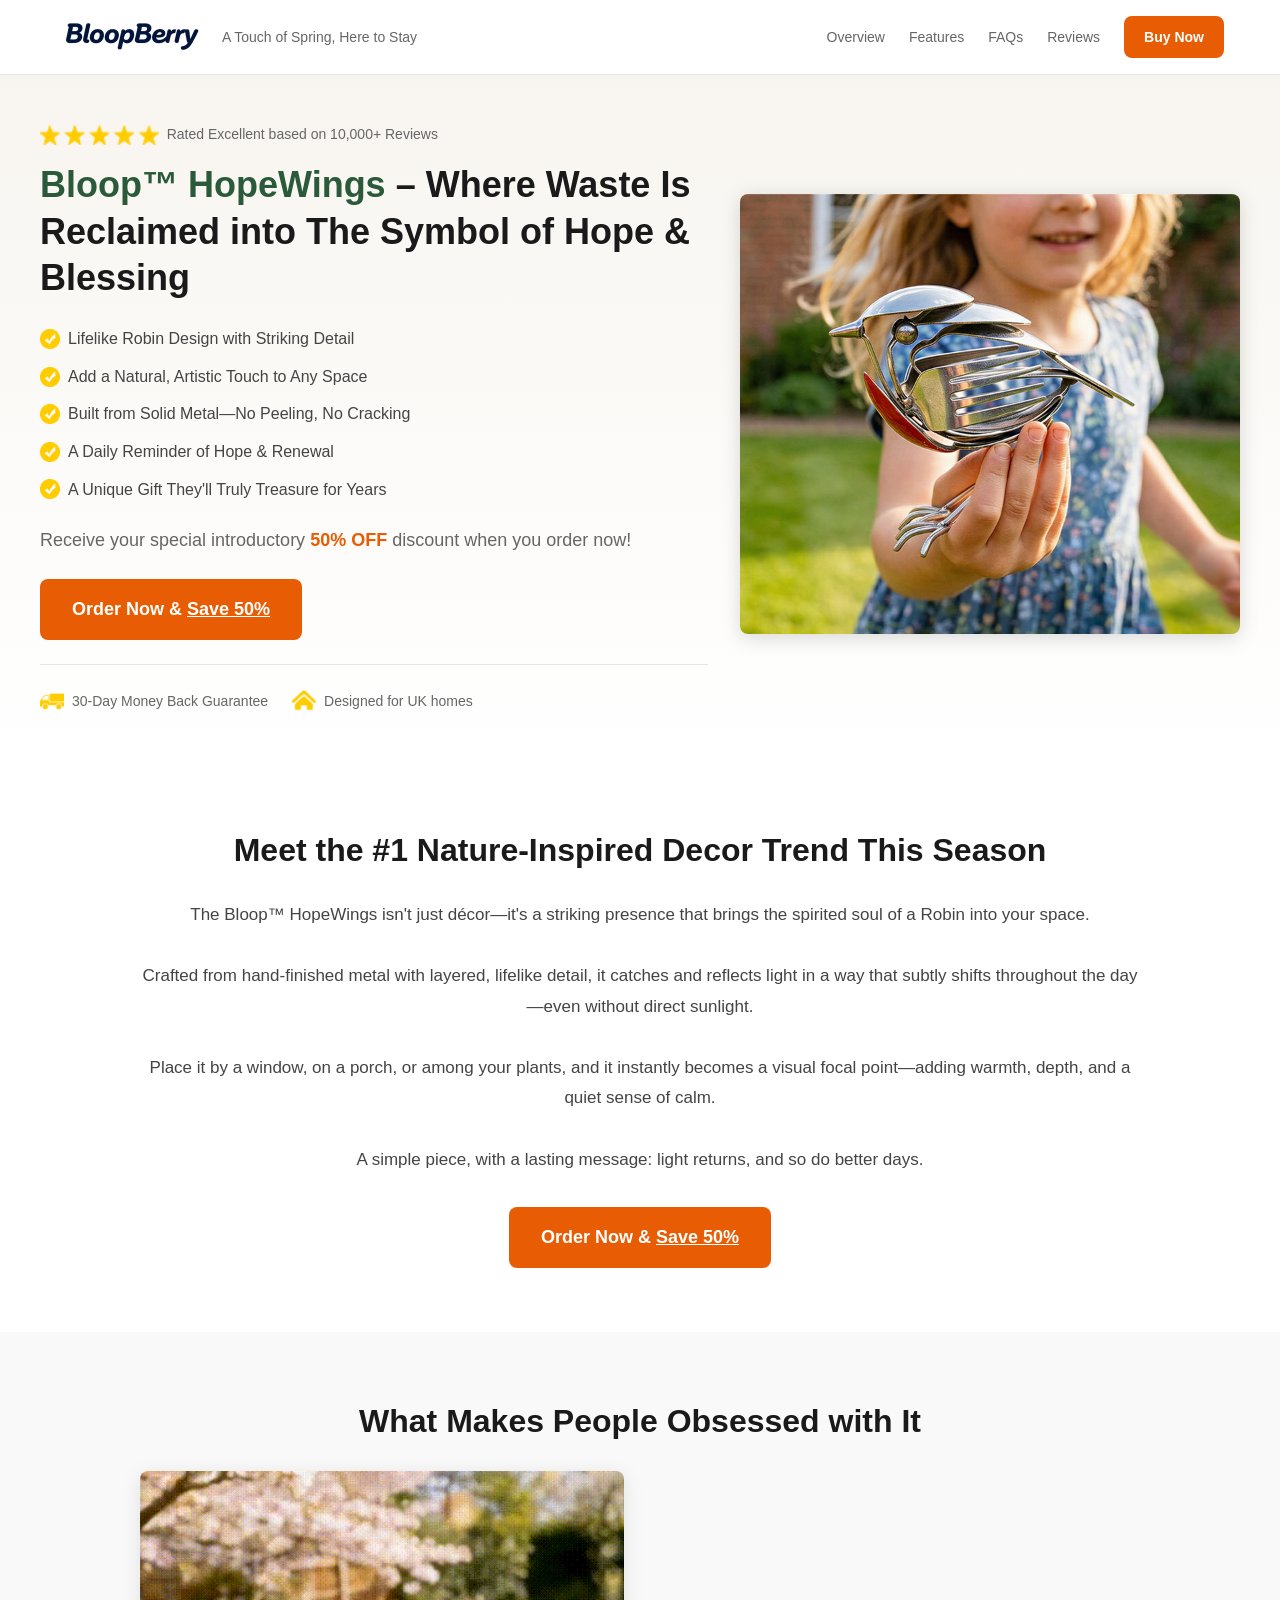
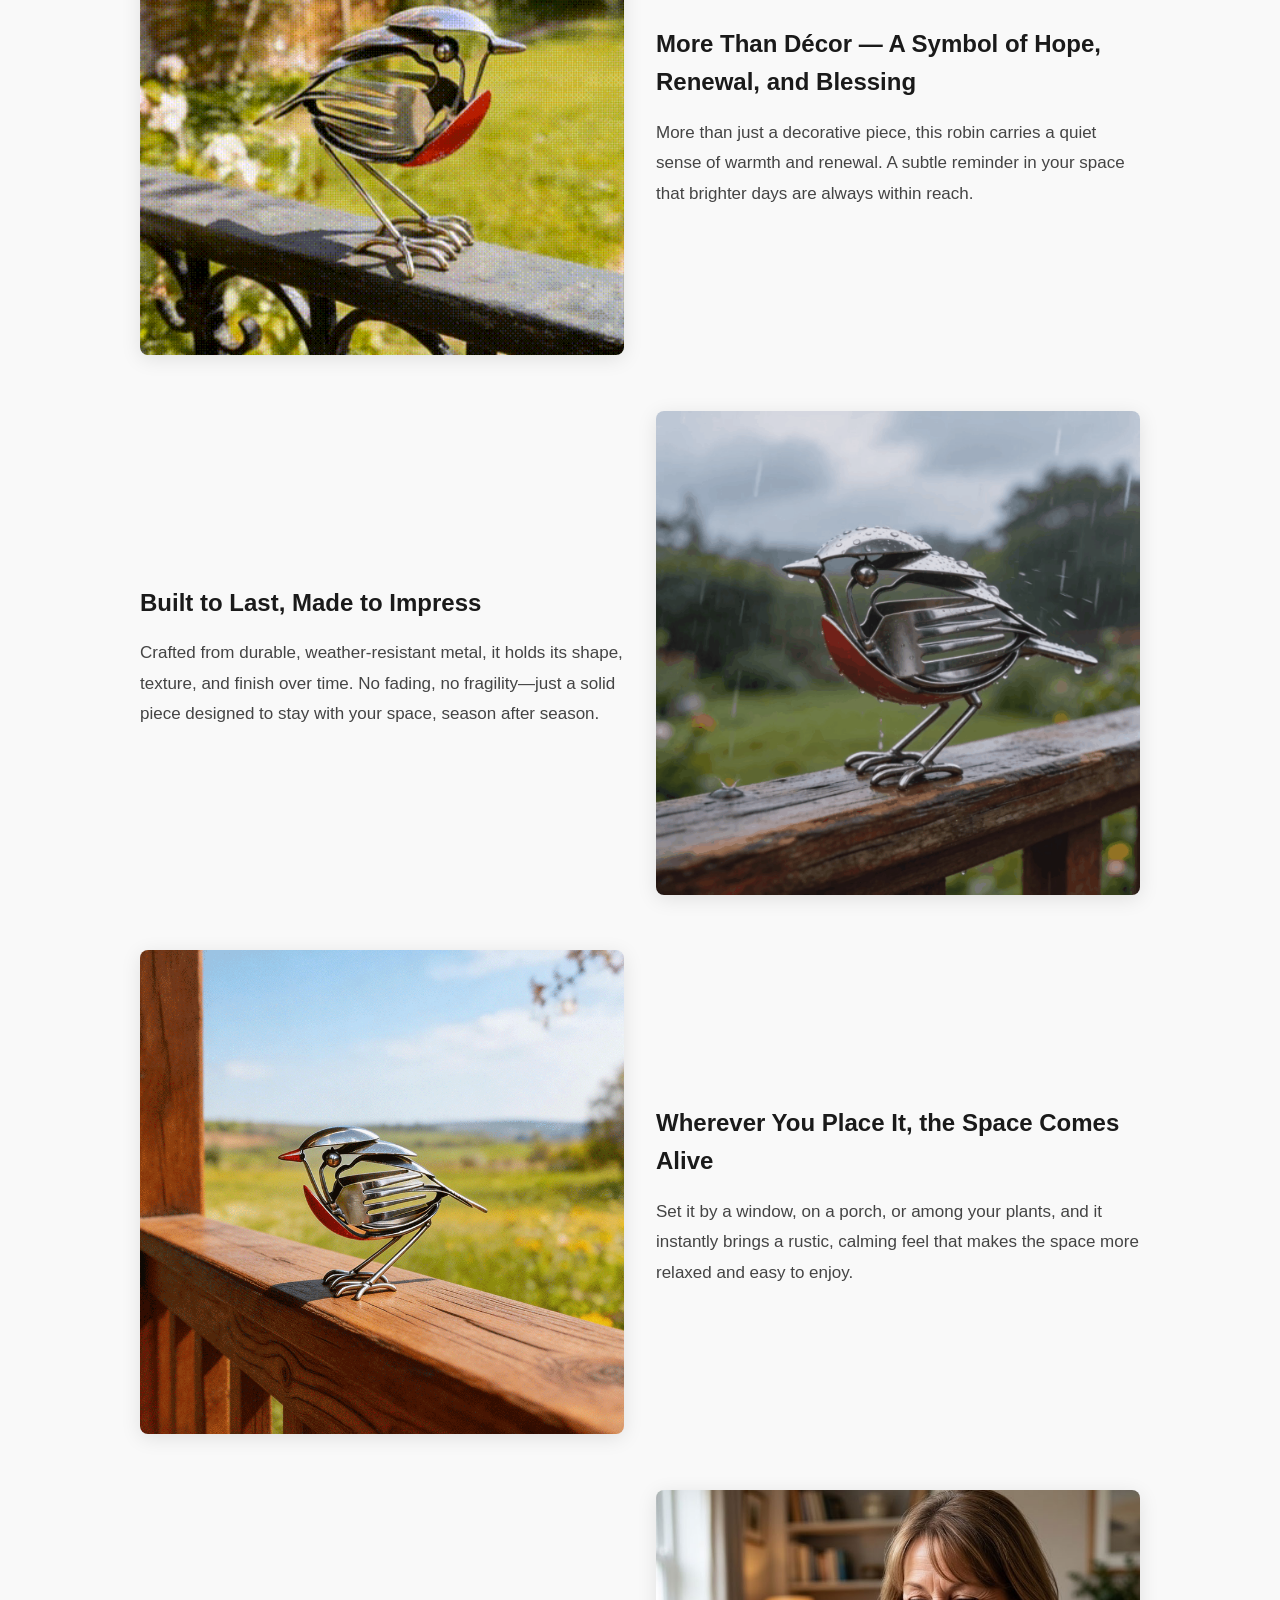
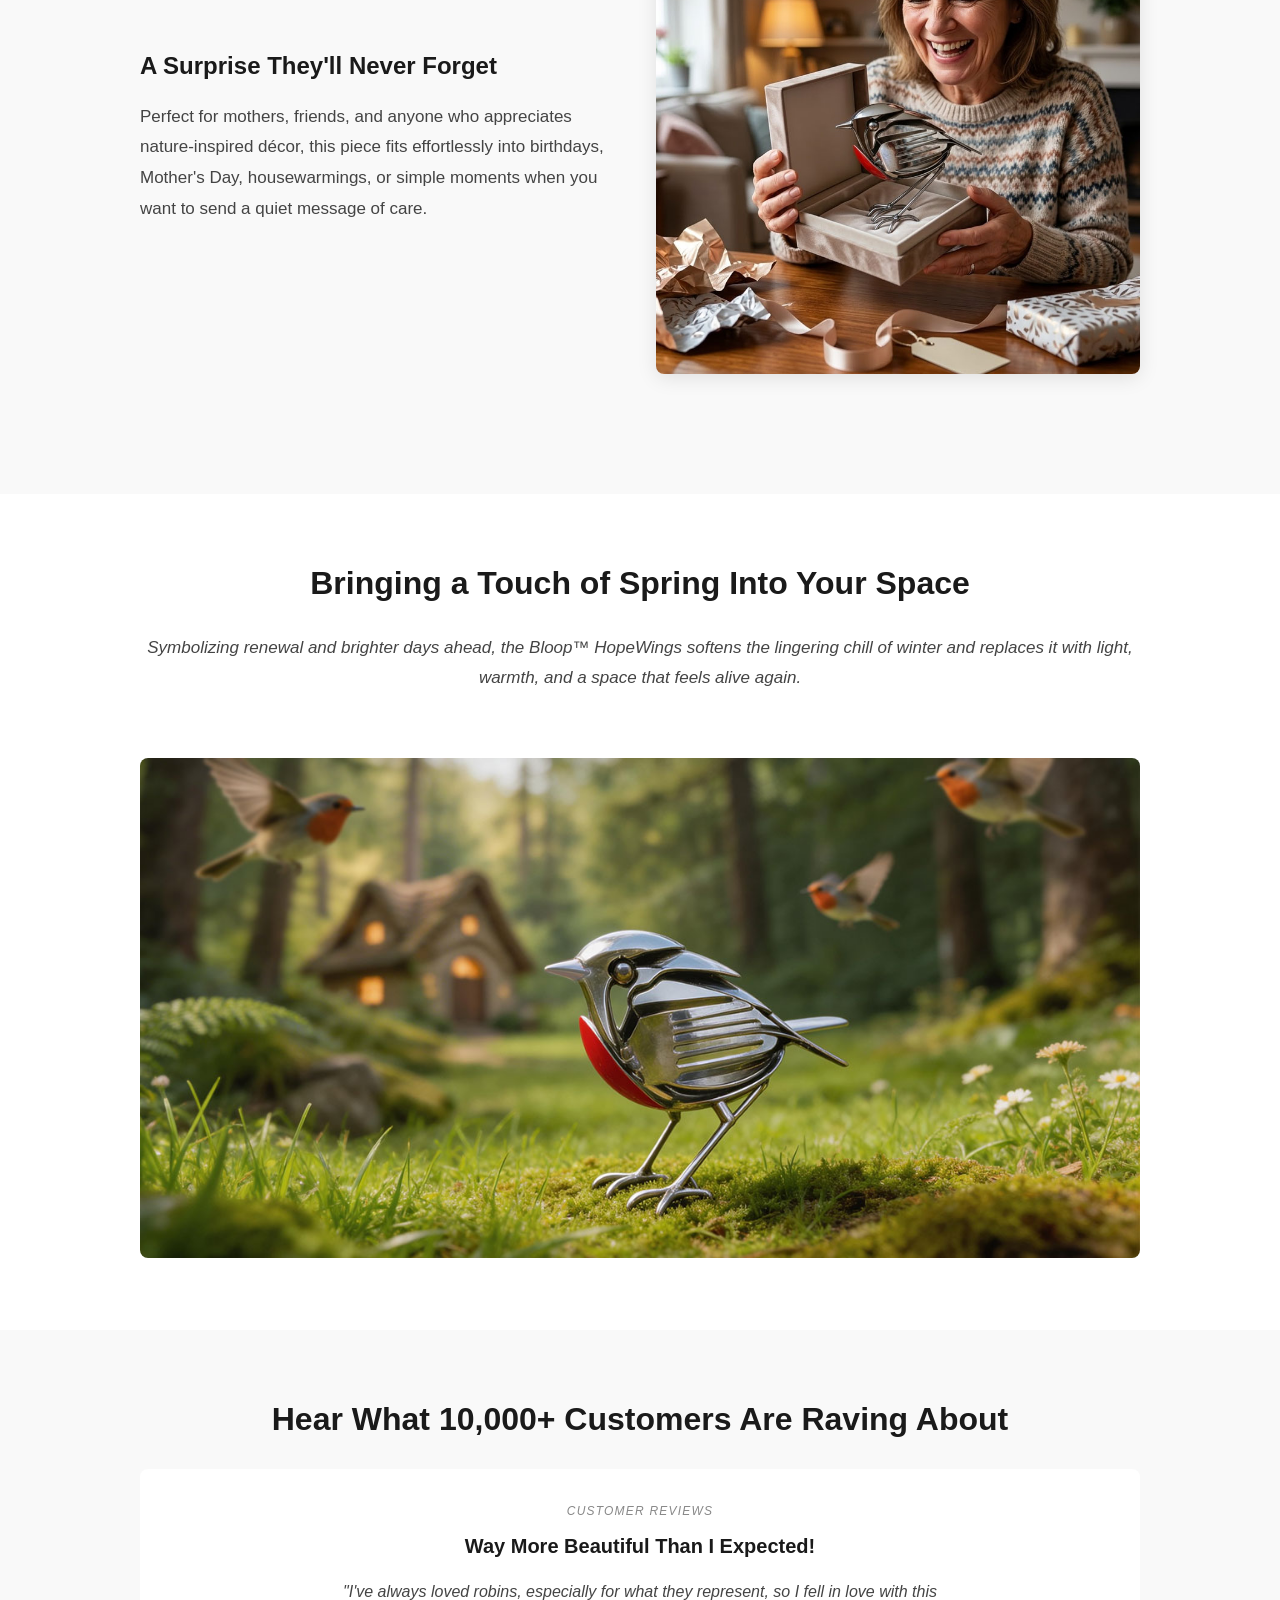
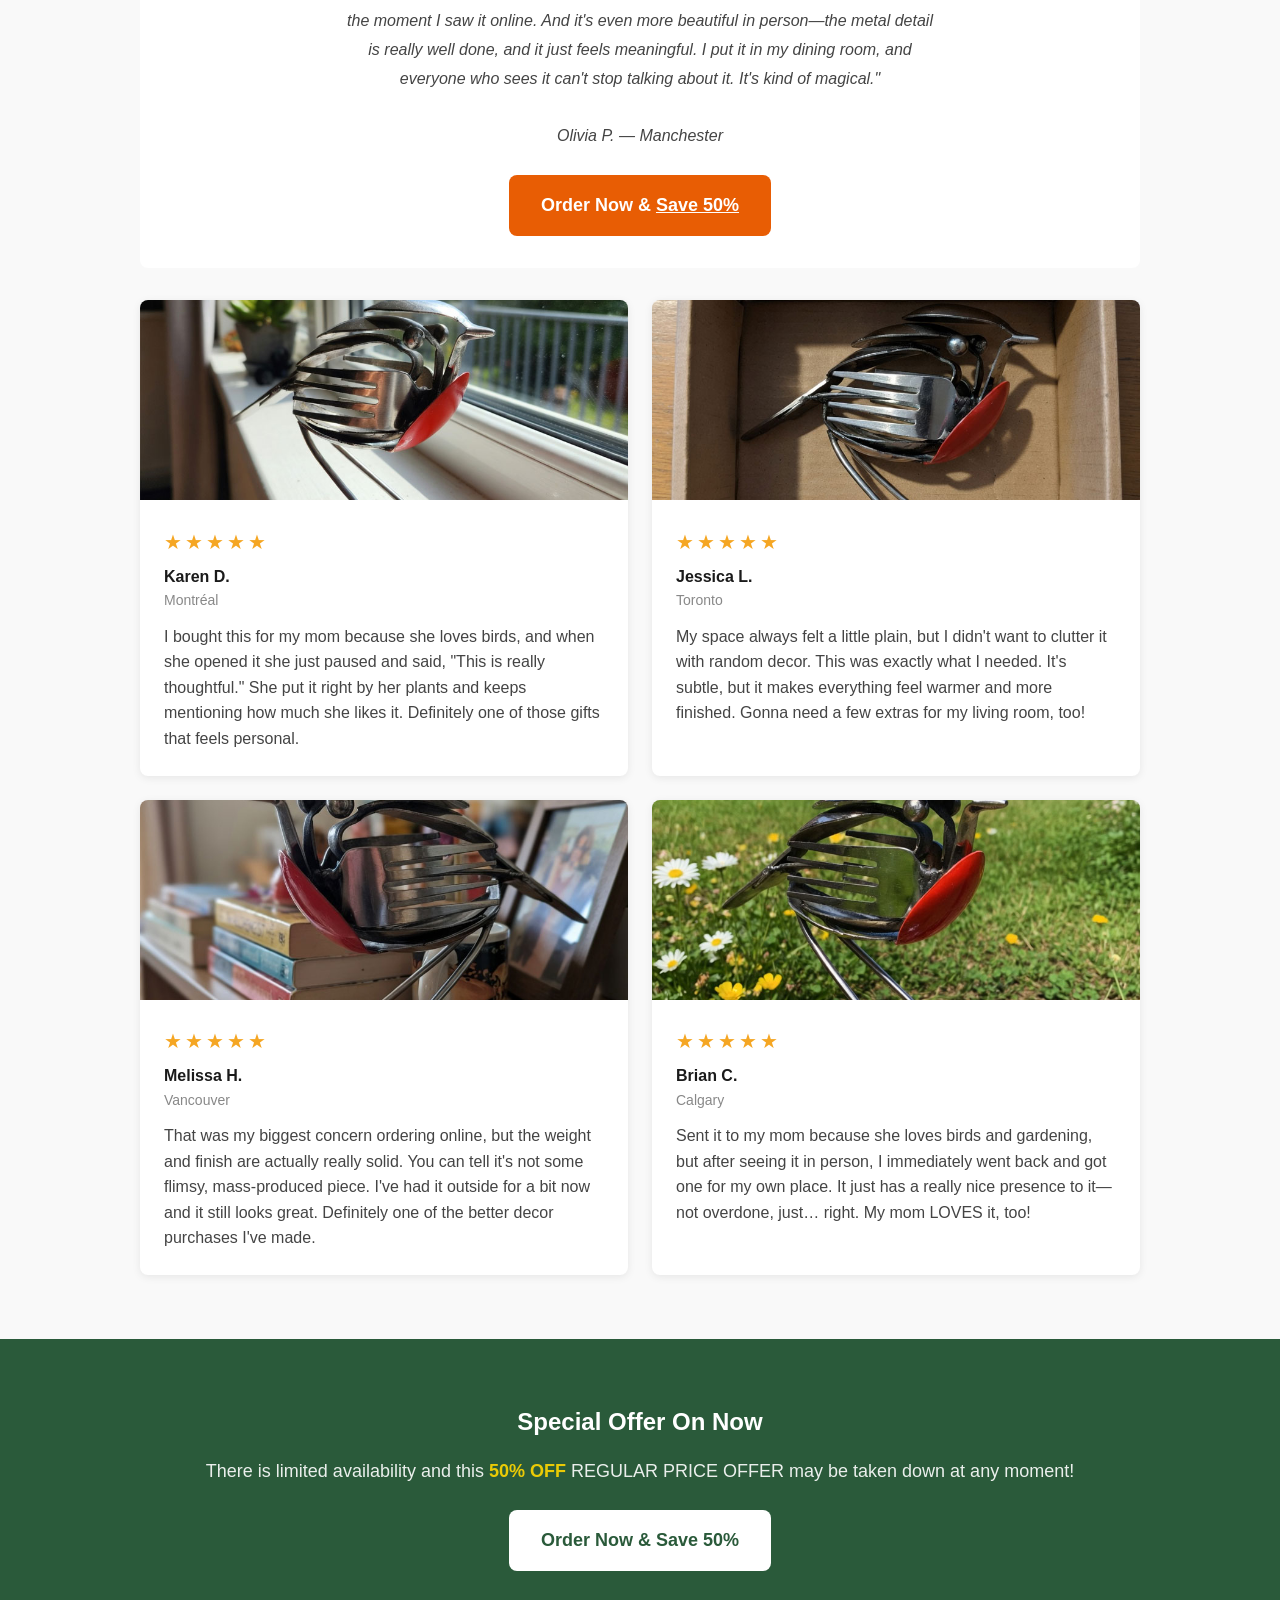
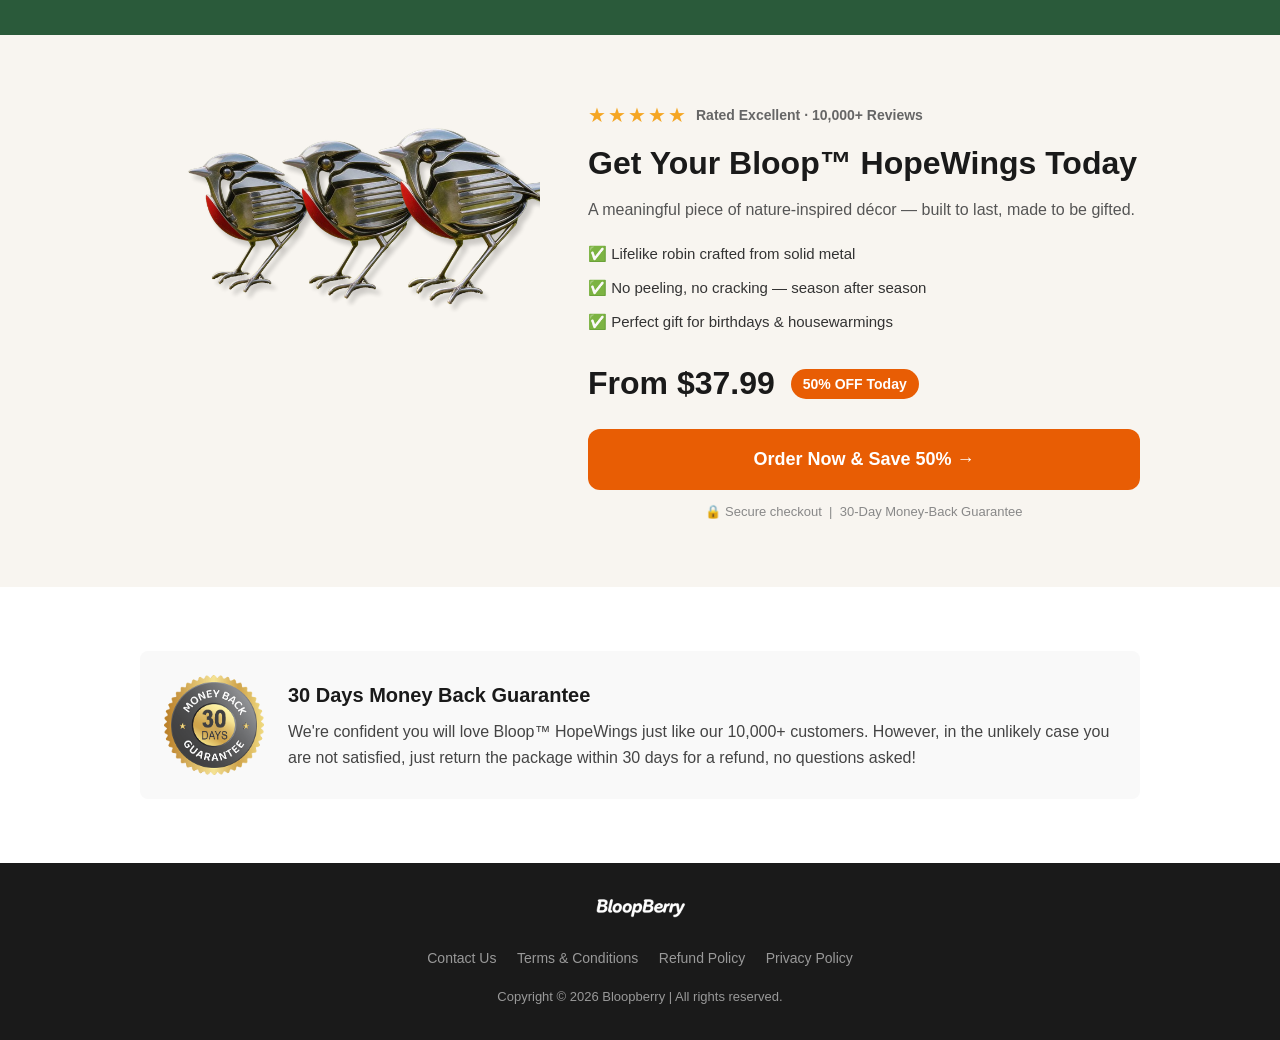
<file: pdpca2.html>
<!DOCTYPE html>
<html lang="en">
<head>
  <meta charset="UTF-8">
  <meta name="viewport" content="width=device-width, initial-scale=1.0">
  <title>Bloop™ HopeWings</title>
  <link rel="stylesheet" href="css/pdp.css">
  <!-- MaxConv Tracking Script Base Code-->
<script>!function(w,d,o,n,c){w[o]=w[o]||function(){(w[o].q=w[o].q||[]).push(arguments)};var s=d.createElement(n),t=d.getElementsByTagName(n)[0];s.async=!0;s.defer=!0;s.src="https://track.healthdeepinsight.com/t/t.js";t.parentNode.insertBefore(s,t);}(window,document,"maxconv","script");</script>
<noscript><link rel="stylesheet" href="https://track.healthdeepinsight.com/t/t.css?mc_ns=1" /></noscript>
<!-- End MaxConv Tracking Script Base Code-->
</head>
<body>

  <!-- Header -->
  <header class="site-header">
    <div class="header-inner">
      <div class="header-left">
        <img src="images/blogo.png" alt="Bloopberry">
        <span class="header-tagline">A Touch of Spring, Here to Stay</span>
      </div>
      <nav class="header-nav">
        <a href="#overview">Overview</a>
        <a href="#features">Features</a>
        <a href="#faqs">FAQs</a>
        <a href="#reviews">Reviews</a>
        <a href="https://track.healthdeepinsight.com/click" class="btn-orange">Buy Now</a>
      </nav>
    </div>
  </header>

  <!-- Hero Section -->
  <section class="hero">
    <div class="hero-inner">
      <div class="hero-flex">

        <div class="hero-content">
          <!-- Rating -->
          <div class="rating-row">
            <img src="images/stars.png" alt="Rating">
            <span>Rated Excellent based on 10,000+ Reviews</span>
          </div>

          <h1 class="hero-title"><span class="green">Bloop™ HopeWings</span> – Where Waste Is Reclaimed into The Symbol of Hope &amp; Blessing</h1>

          <!-- Mobile Image -->
        <div class="hero-image-mobile">
          <img src="images/mobile_banner.jpg" alt="Ribili HopeWings">
        </div>

          <!-- Product Points -->
          <div class="product-points">
            <div class="product-point">
              <img src="images/check_icon.png" alt="✓">
              <span>Lifelike Robin Design with Striking Detail</span>
            </div>
            <div class="product-point">
              <img src="images/check_icon.png" alt="✓">
              <span>Add a Natural, Artistic Touch to Any Space</span>
            </div>
            <div class="product-point">
              <img src="images/check_icon.png" alt="✓">
              <span>Built from Solid Metal—No Peeling, No Cracking</span>
            </div>
            <div class="product-point">
              <img src="images/check_icon.png" alt="✓">
              <span>A Daily Reminder of Hope &amp; Renewal</span>
            </div>
            <div class="product-point">
              <img src="images/check_icon.png" alt="✓">
              <span>A Unique Gift They'll Truly Treasure for Years</span>
            </div>
          </div>

          <!-- Discount -->
          <p class="discount-text">Receive your special introductory <span class="discount-rate">50% OFF</span> discount when you order now!</p>

          <!-- CTA -->
          <a href="https://track.healthdeepinsight.com/click" class="btn-orange-big">Order Now &amp; <span class="underline">Save 50%</span></a>

          <!-- Service Icons -->
          <div class="service-row">
            <div class="service-item">
              <img src="images/guarantee_icon.png" alt="Guarantee">
              <span>30-Day Money Back Guarantee</span>
            </div>
            <div class="service-item">
              <img src="images/uk_icon.png" alt="UK">
              <span>Designed for UK homes</span>
            </div>
          </div>
        </div>

        <!-- Desktop Image -->
        <div class="hero-image">
          <img src="images/mobile_banner.jpg" alt="Ribili HopeWings">
        </div>

        
      </div>
    </div>
  </section>

  <!-- Meet Section -->
  <section class="section" id="overview">
    <div class="section-inner">
      <h2 class="section-title">Meet the #1 Nature-Inspired Decor Trend This Season</h2>
      <p class="section-text">
        The Bloop™ HopeWings isn't just décor—it's a striking presence that brings the spirited soul of a Robin into your space.<br><br>
        Crafted from hand-finished metal with layered, lifelike detail, it catches and reflects light in a way that subtly shifts throughout the day—even without direct sunlight.<br><br>
        Place it by a window, on a porch, or among your plants, and it instantly becomes a visual focal point—adding warmth, depth, and a quiet sense of calm.<br><br>
        A simple piece, with a lasting message: light returns, and so do better days.
      </p>
      <div style="text-align:center;">
        <a href="https://track.healthdeepinsight.com/click" class="btn-orange-big">Order Now &amp; <span class="underline">Save 50%</span></a>
      </div>
    </div>
  </section>

  <!-- Features Section -->
  <section class="section section-bg" id="features">
    <div class="section-inner">
      <h2 class="section-title">What Makes People Obsessed with It</h2>

      <div class="feature-row">
        <div class="feature-img"><img src="images/feature_1.gif" alt="Feature 1"></div>
        <div class="feature-info">
          <h3>More Than Décor — A Symbol of Hope, Renewal, and Blessing</h3>
          <p>More than just a decorative piece, this robin carries a quiet sense of warmth and renewal. A subtle reminder in your space that brighter days are always within reach.</p>
        </div>
      </div>

      <div class="feature-row reverse">
        <div class="feature-img"><img src="images/feature_2.gif" alt="Feature 2"></div>
        <div class="feature-info">
          <h3>Built to Last, Made to Impress</h3>
          <p>Crafted from durable, weather-resistant metal, it holds its shape, texture, and finish over time. No fading, no fragility—just a solid piece designed to stay with your space, season after season.</p>
        </div>
      </div>

      <div class="feature-row">
        <div class="feature-img"><img src="images/feature_3.gif" alt="Feature 3"></div>
        <div class="feature-info">
          <h3>Wherever You Place It, the Space Comes Alive</h3>
          <p>Set it by a window, on a porch, or among your plants, and it instantly brings a rustic, calming feel that makes the space more relaxed and easy to enjoy.</p>
        </div>
      </div>

      <div class="feature-row reverse">
        <div class="feature-img"><img src="images/feature_4.jpg" alt="Feature 4"></div>
        <div class="feature-info">
          <h3>A Surprise They'll Never Forget</h3>
          <p>Perfect for mothers, friends, and anyone who appreciates nature-inspired décor, this piece fits effortlessly into birthdays, Mother's Day, housewarmings, or simple moments when you want to send a quiet message of care.</p>
        </div>
      </div>
    </div>
  </section>

  <!-- How to Use -->
  <section class="section" id="how-to-use">
    <div class="section-inner">
      <h2 class="section-title">Bringing a Touch of Spring Into Your Space</h2>
      <p class="section-text italic">Symbolizing renewal and brighter days ahead, the Bloop™ HopeWings softens the lingering chill of winter and replaces it with light, warmth, and a space that feels alive again.</p>
      <img src="images/how_to_use.jpg" alt="How to use" class="how-to-img">
    </div>
  </section>

  <!-- Reviews Section -->
  <section class="section section-bg" id="reviews">
    <div class="section-inner">
      <h2 class="section-title">Hear What 10,000+ Customers Are Raving About</h2>

      <!-- Highlight Review -->
      <div class="review-highlight">
        <p class="label">Customer Reviews</p>
        <h3>Way More Beautiful Than I Expected!</h3>
        <p>"I've always loved robins, especially for what they represent, so I fell in love with this the moment I saw it online. And it's even more beautiful in person—the metal detail is really well done, and it just feels meaningful. I put it in my dining room, and everyone who sees it can't stop talking about it. It's kind of magical."<br><br>Olivia P. — Manchester</p>
        <div style="margin-top:24px;">
          <a href="https://track.healthdeepinsight.com/click" class="btn-orange-big">Order Now &amp; <span class="underline">Save 50%</span></a>
        </div>
      </div>

      <!-- Review Grid -->
      <div class="review-grid">
        <div class="review-grid-card">
          <img src="images/pdp_review_1.jpg" alt="Karen D.">
          <div class="review-grid-body">
            <div class="stars">★★★★★</div>
            <div class="name">Karen D.</div>
            <div class="location">Montréal</div>
            <p class="text">I bought this for my mom because she loves birds, and when she opened it she just paused and said, "This is really thoughtful." She put it right by her plants and keeps mentioning how much she likes it. Definitely one of those gifts that feels personal.</p>
          </div>
        </div>

        <div class="review-grid-card">
          <img src="images/pdp_review_2.jpg" alt="Jessica L.">
          <div class="review-grid-body">
            <div class="stars">★★★★★</div>
            <div class="name">Jessica L.</div>
            <div class="location">Toronto</div>
            <p class="text">My space always felt a little plain, but I didn't want to clutter it with random decor. This was exactly what I needed. It's subtle, but it makes everything feel warmer and more finished. Gonna need a few extras for my living room, too!</p>
          </div>
        </div>

        <div class="review-grid-card">
          <img src="images/pdp_review_3.jpg" alt="Melissa H.">
          <div class="review-grid-body">
            <div class="stars">★★★★★</div>
            <div class="name">Melissa H.</div>
            <div class="location">Vancouver</div>
            <p class="text">That was my biggest concern ordering online, but the weight and finish are actually really solid. You can tell it's not some flimsy, mass-produced piece. I've had it outside for a bit now and it still looks great. Definitely one of the better decor purchases I've made.</p>
          </div>
        </div>

        <div class="review-grid-card">
          <img src="images/pdp_review_4.jpg" alt="Brian C.">
          <div class="review-grid-body">
            <div class="stars">★★★★★</div>
            <div class="name">Brian C.</div>
            <div class="location">Calgary</div>
            <p class="text">Sent it to my mom because she loves birds and gardening, but after seeing it in person, I immediately went back and got one for my own place. It just has a really nice presence to it—not overdone, just… right. My mom LOVES it, too!</p>
          </div>
        </div>
      </div>
    </div>
  </section>

  <!-- Special Offer -->
  <section class="offer-section" id="faqs">
    <h2>Special Offer On Now</h2>
    <p>There is limited availability and this <span class="gold">50% OFF</span> REGULAR PRICE OFFER may be taken down at any moment!</p>
    <a href="https://track.healthdeepinsight.com/click" class="btn-white">Order Now &amp; Save 50%</a>
  </section>

  <!-- Bundle Section -->
  <section class="section cta-section" id="bundle-offer">
  <div class="section-inner">
    <div class="cta-flex">

      <!-- 桌面端左图（移动端隐藏） -->
      <div class="cta-img cta-img-desktop">
        <img src="images/ribili_3x.png" alt="Ribili HopeWings">
      </div>

      <!-- 右侧全部内容 -->
      <div class="cta-content">

        <div class="cta-rating">
          <span class="cta-stars">★★★★★</span>
          <span class="cta-rating-text">Rated Excellent · 10,000+ Reviews</span>
        </div>

        <h2 class="cta-title">Get Your Bloop™ HopeWings Today</h2>

        <!-- 移动端图片（桌面端隐藏），紧跟标题 -->
        <div class="cta-img cta-img-mobile">
          <img src="images/ribili_3x.png" alt="Ribili HopeWings">
        </div>

        <p class="cta-subtitle">A meaningful piece of nature-inspired décor — built to last, made to be gifted.</p>

        <ul class="cta-points">
          <li>✅ Lifelike robin crafted from solid metal</li>
          <li>✅ No peeling, no cracking — season after season</li>
          <li>✅ Perfect gift for birthdays & housewarmings</li>
        </ul>

        <div class="cta-price-row">
          <span class="cta-price-now">From $37.99</span>
          <span class="cta-discount">50% OFF Today</span>
        </div>

        <a href="https://track.healthdeepinsight.com/click" class="btn-orange-big cta-btn">
          Order Now & Save 50% →
        </a>

        <p class="cta-guarantee">🔒 Secure checkout &nbsp;|&nbsp; 30-Day Money-Back Guarantee</p>

      </div><!-- /.cta-content -->

    </div><!-- /.cta-flex -->
  </div><!-- /.section-inner -->
</section>



  <!-- Money Back Section -->
  <section class="section">
    <div class="section-inner">
      <div class="money-back">
        <img src="images/money_back.png" alt="30 Day Money Back">
        <div>
          <h3>30 Days Money Back Guarantee</h3>
          <p>We're confident you will love Bloop™ HopeWings just like our 10,000+ customers. However, in the unlikely case you are not satisfied, just return the package within 30 days for a refund, no questions asked!</p>
        </div>
      </div>
    </div>
  </section>

  <!-- Mobile Bottom CTA -->
  <div class="mobile-cta">
    <a href="https://track.healthdeepinsight.com/click" class="btn-orange">Order Now &amp; Save 50%</a>
  </div>

  <!-- Footer -->
  <footer class="site-footer">
    <img src="images/blogo.png" alt="Bloopberry" style="filter:brightness(0) invert(1);">
    <div style="margin-bottom:16px;">
      <a href="https://latest-finds.com/pages/contact">Contact Us</a>
      <a href="https://latest-finds.com/policies/terms-of-service">Terms &amp; Conditions</a>
      <a href="https://latest-finds.com/policies/refund-policy">Refund Policy</a>
      <a href="https://latest-finds.com/policies/privacy-policy">Privacy Policy</a>
    </div>
    <p>Copyright © 2026 Bloopberry | All rights reserved.</p>
  </footer>

  <script src="js/pdp.js"></script>
</body>
</html>
</file>
<file: css/index.css>
/* Presell Landing Page Styles */
* { box-sizing: border-box; margin: 0; padding: 0; }

body {
  font-family: Georgia, 'Times New Roman', serif;
  color: #333;
  background: #fff;
  line-height: 1.7;
}

/* ADVERTORIAL Banner */
.advert-banner {
  background: #f5f5f5;
  text-align: center;
  padding: 8px 0;
  font-size: 12px;
  font-weight: 600;
  color: #666;
  letter-spacing: 0.1em;
}

/* Logo Bar */
.logo-bar {
  background: #2a5a3a;
  padding: 12px 16px;
  text-align: center;
}
.logo-bar img { height: 48px; }

/* Sticky Header */
.sticky-header {
  position: sticky;
  top: 0;
  z-index: 50;
  background: #fff;
  box-shadow: 0 2px 8px rgba(0,0,0,0.1);
  display: none;
}
.sticky-header-inner {
  max-width: 1200px;
  margin: 0 auto;
  padding: 12px 16px;
  display: flex;
  align-items: center;
  justify-content: space-between;
}
.sticky-header img { height: 40px; }
.sticky-header .btn-orange {
  display: inline-block;
  background: #e85d04;
  color: #fff;
  padding: 12px 24px;
  border-radius: 8px;
  font-weight: 700;
  font-size: 14px;
  text-decoration: none;
  letter-spacing: 0.05em;
}
.sticky-header .btn-orange:hover { background: #d54e03; }

@media (min-width: 1024px) { .sticky-header { display: block; } }

/* Main Container */
.main-container {
  max-width: 1200px;
  margin: 0 auto;
  padding: 32px 16px;
}

/* Flex layout: article + sidebar */
.flex-layout { display: flex; gap: 32px; }
.article-content { flex: 1; min-width: 0; }
.sidebar { display: none; width: 320px; flex-shrink: 0; }

@media (min-width: 1024px) { .sidebar { display: block; } }

/* Sidebar Card */
.sidebar-card {
  position: sticky;
  top: 96px;
  background: #fff;
  border: 1px solid #e5e5e5;
  border-radius: 8px;
  padding: 24px;
  box-shadow: 0 4px 12px rgba(0,0,0,0.1);
  text-align: center;
}
.sidebar-card .product-name {
  font-weight: 700;
  font-size: 18px;
  color: #2a5a3a;
  margin-bottom: 16px;
}
.sidebar-card .product-name a { color: #2a5a3a; text-decoration: none; }
.sidebar-card img { width: 100%; border-radius: 8px; margin-bottom: 16px; }
.sidebar-card .gift-label {
  font-weight: 600;
  color: #333;
  margin-top: 16px;
}
.sidebar-card .gift-label a { color: #333; text-decoration: none; }
.sidebar-card .btn-orange {
  display: block;
  width: 100%;
  background: #e85d04;
  color: #fff;
  text-align: center;
  padding: 12px 24px;
  border-radius: 8px;
  font-weight: 700;
  margin-top: 16px;
  text-decoration: none;
}
.sidebar-card .btn-orange:hover { background: #d54e03; }

/* Headline */
h1 {
  font-size: 32px;
  font-weight: 700;
  color: #1a1a1a;
  line-height: 1.3;
  margin-bottom: 24px;
}
@media (min-width: 1024px) { h1 { font-size: 38px; } }

/* Author */
.author-row {
  display: flex;
  align-items: center;
  gap: 12px;
  margin-bottom: 24px;
  padding-bottom: 24px;
  border-bottom: 1px solid #e5e5e5;
}
.author-row img { width: 48px; height: 48px; border-radius: 50%; }
.author-name { font-weight: 600; color: #1a1a1a; }
.author-date { font-size: 14px; color: #888; }

/* Images */
.article-img {
  width: 100%;
  height: auto;
  border-radius: 8px;
  margin: 24px 0;
}

/* Article Typography */
.article-content p {
  font-size: 17px;
  color: #444;
  line-height: 1.8;
  margin-bottom: 16px;
}
.article-content h2 {
  font-size: 24px;
  font-weight: 700;
  color: #1a1a1a;
  margin: 32px 0 16px;
  line-height: 1.3;
}
.article-content a {
  color: #2a5a3a;
  text-decoration: underline;
  font-weight: 600;
}
.article-content strong { color: #1a1a1a; }

/* Quote */
blockquote.quote-box {
  font-size: 17px;
  color: #555;
  font-style: italic;
  border-left: 4px solid #c8860a;
  padding: 12px 16px;
  background: #fef6e4;
  border-radius: 0 8px 8px 0;
  margin: 16px 0;
}

/* Feature Box */
.feature-box {
  background: #f0f7f0;
  border-radius: 8px;
  padding: 24px;
  margin: 24px 0;
}
.feature-box p { margin-bottom: 12px; font-size: 16px; }

/* CTA Button */
.cta-btn {
  display: block;
  width: 100%;
  background: #e85d04;
  color: #fff;
  text-align: center;
  padding: 16px 32px;
  border-radius: 8px;
  font-weight: 700;
  font-size: 18px;
  text-decoration: none;
  letter-spacing: 0.05em;
  margin: 32px 0;
}
.cta-btn:hover { background: #d54e03; }

/* Reviews */
.review-card {
  background: #f9f9f9;
  border-radius: 8px;
  padding: 24px;
  margin-bottom: 24px;
  display: flex;
  gap: 16px;
}
.review-card img.review-thumb {
  width: 96px;
  height: 96px;
  object-fit: cover;
  border-radius: 8px;
  flex-shrink: 0;
}
.review-card .verified-icon { width: 20px; height: 20px; }
.review-rating { font-weight: 600; color: #2a5a3a; }
.review-text { color: #444; font-style: italic; }
.review-author { color: #666; margin-top: 8px; }

/* Highlight text */
.highlight-orange { color: #e85d04; }
.text-center { text-align: center; }
.font-semibold { font-weight: 600; }

/* Mobile Bottom CTA */
.mobile-cta {
  position: fixed;
  bottom: 0;
  left: 0;
  right: 0;
  z-index: 50;
  background: #fff;
  border-top: 1px solid #e5e5e5;
  padding: 16px;
  box-shadow: 0 -4px 20px rgba(0,0,0,0.1);
}
.mobile-cta .btn-orange {
  display: block;
  width: 100%;
  background: #e85d04;
  color: #fff;
  text-align: center;
  padding: 16px 32px;
  border-radius: 8px;
  font-weight: 700;
  font-size: 18px;
  text-decoration: none;
  letter-spacing: 0.05em;
}
.mobile-cta .btn-orange:hover { background: #d54e03; }

@media (min-width: 1024px) { .mobile-cta { display: none; } }

/* Footer */
.site-footer {
  background: #1a1a1a;
  color: #999;
  padding: 32px 16px;
  margin-top: 64px;
}
.footer-inner {
  max-width: 800px;
  margin: 0 auto;
  font-size: 13px;
  line-height: 1.6;
}
.footer-inner a { color: #999; text-decoration: none; }
.footer-inner a:hover { color: #fff; }

/* 确保 CTA 按钮文字始终为白色，不被 article-content a 覆盖 */
.article-content .cta-btn,
.article-content .cta-btn:visited,
.article-content .cta-btn:hover {
  color: #fff;
  text-decoration: none;
}
</file>
<file: css/pdp.css>
/* PDP Product Page Styles */
* { box-sizing: border-box; margin: 0; padding: 0; }

body {
  font-family: -apple-system, BlinkMacSystemFont, 'Segoe UI', Roboto, sans-serif;
  color: #1a1a1a;
  background: #fff;
  line-height: 1.6;
}

/* Header */
.site-header {
  background: #fff;
  border-bottom: 1px solid #e5e5e5;
  position: sticky;
  top: 0;
  z-index: 50;
}
.header-inner {
  max-width: 1200px;
  margin: 0 auto;
  padding: 16px;
  display: flex;
  align-items: center;
  justify-content: space-between;
}
.header-left { display: flex; align-items: center; gap: 16px; }
.header-left img { height: 40px; width: auto; }
.header-tagline { font-size: 14px; color: #666; }
.header-nav { display: none; align-items: center; gap: 24px; }
.header-nav a { font-size: 14px; color: #666; text-decoration: none; }
.header-nav a:hover { color: #1a1a1a; }
.header-nav .btn-orange {
  background: #e85d04;
  color: #fff;
  padding: 10px 20px;
  border-radius: 8px;
  font-weight: 600;
  font-size: 14px;
  text-decoration: none;
}
.header-nav .btn-orange:hover { background: #d54e03; }

@media (min-width: 768px) { .header-nav { display: flex; } }

/* Hero Section */
.hero {
  background: linear-gradient(180deg, #f8f5f0 0%, #fff 100%);
  padding: 48px 16px;
}
.hero-inner {
  max-width: 1200px;
  margin: 0 auto;
}
.hero-flex { display: flex; flex-direction: column; gap: 32px; align-items: center; }
@media (min-width: 1024px) { .hero-flex { flex-direction: row; } }

.hero-content { flex: 1; }
.hero-image { display: none; }
.hero-image-mobile { display: block; margin-bottom: 32px; }
.hero-image-mobile img { width: 100%; border-radius: 8px; }
@media (min-width: 1024px) {
  .hero-image { display: block; width: 500px; flex-shrink: 0; }
  .hero-image img { width: 100%; border-radius: 8px; box-shadow: 0 4px 20px rgba(0,0,0,0.15); }
  .hero-image-mobile { display: none; }
}

/* Rating */
.rating-row {
  display: flex;
  align-items: center;
  gap: 8px;
  margin-bottom: 16px;
}
.rating-row img { height: 20px; }
.rating-row span { font-size: 14px; color: #666; }

/* Hero Title */
.hero-title {
  font-size: 28px;
  font-weight: 700;
  color: #1a1a1a;
  line-height: 1.3;
  margin-bottom: 24px;
}
.hero-title .green { color: #2a5a3a; }
@media (min-width: 1024px) { .hero-title { font-size: 36px; } }

/* Product Points */
.product-points { margin-bottom: 24px; }
.product-point { display: flex; align-items: center; gap: 8px; margin-bottom: 12px; }
.product-point img { width: 20px; height: 20px; }
.product-point span { color: #444; }

/* Discount */
.discount-text { font-size: 18px; margin-bottom: 24px; color: #666; }
.discount-rate { color: #e85d04; font-weight: 700; }

.btn-orange-big {
  display: inline-block;
  background: #e85d04;
  color: #fff;
  padding: 16px 32px;
  border-radius: 8px;
  font-weight: 700;
  font-size: 18px;
  text-decoration: none;
}
.btn-orange-big:hover { background: #d54e03; }
.underline { text-decoration: underline; }

/* Service Icons */
.service-row {
  display: flex;
  align-items: center;
  gap: 24px;
  margin-top: 24px;
  padding-top: 24px;
  border-top: 1px solid #e5e5e5;
}
.service-item { display: flex; align-items: center; gap: 8px; }
.service-item img { width: 24px; height: 24px; }
.service-item span { font-size: 14px; color: #666; }

/* Sections */
.section { padding: 64px 16px; }
.section-bg { background: #f9f9f9; }
.section-inner { max-width: 1000px; margin: 0 auto; }

.section-title {
  font-size: 28px;
  font-weight: 700;
  color: #1a1a1a;
  text-align: center;
  margin-bottom: 24px;
}
@media (min-width: 1024px) { .section-title { font-size: 32px; } }

.section-text {
  font-size: 17px;
  color: #444;
  line-height: 1.8;
  text-align: center;
  margin-bottom: 32px;
}
.section-text.italic { font-style: italic; }

/* Feature Row */
.feature-row {
  display: flex;
  flex-direction: column;
  gap: 32px;
  align-items: center;
  margin-bottom: 48px;
}
@media (min-width: 1024px) { .feature-row { flex-direction: row; } }
.feature-row.reverse { flex-direction: column; }
@media (min-width: 1024px) { .feature-row.reverse { flex-direction: row-reverse; } }

.feature-img { width: 100%; }
@media (min-width: 1024px) { .feature-img { width: 50%; } }
.feature-img img { width: 100%; border-radius: 8px; box-shadow: 0 4px 20px rgba(0,0,0,0.1); }

.feature-info { width: 100%; }
@media (min-width: 1024px) { .feature-info { width: 50%; } }
.feature-info h3 { font-size: 24px; font-weight: 700; color: #1a1a1a; margin-bottom: 16px; }
.feature-info p { font-size: 17px; color: #444; line-height: 1.8; }

/* How to Use */
.how-to-img { width: 100%; border-radius: 8px; margin-top: 32px; }

/* CTA White Button */
.btn-white {
  display: inline-block;
  background: #fff;
  color: #2a5a3a;
  padding: 16px 32px;
  border-radius: 8px;
  font-weight: 700;
  font-size: 18px;
  text-decoration: none;
}
.btn-white:hover { background: #f0f0f0; }

/* Review Highlight */
.review-highlight {
  background: #fff;
  border-radius: 8px;
  padding: 32px;
  text-align: center;
  margin-bottom: 32px;
}
.review-highlight .label {
  font-size: 12px;
  color: #888;
  text-transform: uppercase;
  letter-spacing: 0.1em;
  margin-bottom: 8px;
}
.review-highlight h3 { font-size: 20px; font-weight: 700; margin-bottom: 16px; }
.review-highlight p { color: #444; font-style: italic; line-height: 1.8; max-width: 600px; margin: 0 auto; }

/* Review Grid */
.review-grid {
  display: grid;
  grid-template-columns: 1fr;
  gap: 24px;
}
@media (min-width: 768px) { .review-grid { grid-template-columns: 1fr 1fr; } }

.review-grid-card {
  background: #fff;
  border-radius: 8px;
  overflow: hidden;
  box-shadow: 0 2px 8px rgba(0,0,0,0.08);
}
.review-grid-card img { width: 100%; height: 200px; object-fit: cover; }
.review-grid-body { padding: 24px; }
/* 替换原来那一行 */
.review-grid-body .stars {
  display: block;
  color: #F5A623;
  font-size: 20px;
  letter-spacing: 3px;
  margin-bottom: 12px;
  line-height: 1;
}

.review-grid-body .name { font-weight: 600; color: #1a1a1a; }
.review-grid-body .location { font-size: 14px; color: #888; margin-bottom: 12px; }
.review-grid-body .text { color: #444; }

/* Special Offer */
.offer-section {
  background: #2a5a3a;
  color: #fff;
  text-align: center;
  padding: 64px 16px;
}
.offer-section h2 { font-size: 24px; font-weight: 700; margin-bottom: 16px; }
.offer-section p { font-size: 18px; opacity: 0.9; margin-bottom: 24px; }
.offer-section .gold { color: #ffd700; font-weight: 700; }

/* Bundle Cards */
.bundle-grid {
  display: grid;
  grid-template-columns: 1fr;
  gap: 24px;
}
@media (min-width: 768px) { .bundle-grid { grid-template-columns: repeat(3, 1fr); } }

.bundle-card {
  background: #fff;
  border-radius: 8px;
  padding: 24px;
  text-align: center;
  box-shadow: 0 2px 8px rgba(0,0,0,0.08);
  position: relative;
}
.bundle-card.featured {
  box-shadow: 0 4px 24px rgba(0,0,0,0.15);
  border: 2px solid #e85d04;
}

.bundle-pill {
  display: inline-block;
  padding: 4px 12px;
  border-radius: 20px;
  font-size: 12px;
  font-weight: 700;
  margin-bottom: 16px;
}
.bundle-pill.gray { background: #e5e5e5; color: #555; }
.bundle-pill.dark { background: #333; color: #fff; }
.bundle-pill.orange { background: #e85d04; color: #fff; }

.bundle-subtitle { color: #e85d04; font-weight: 600; margin-bottom: 8px; font-size: 14px; }
.bundle-title { font-size: 18px; font-weight: 700; color: #1a1a1a; margin-bottom: 8px; }
.bundle-rating { font-size: 14px; color: #888; margin-bottom: 16px; }
.bundle-img-wrap { height: 128px; display: flex; align-items: center; justify-content: center; margin-bottom: 16px; }
.bundle-img-wrap img { max-height: 100%; width: auto; }
.bundle-pack { font-weight: 600; color: #555; margin-bottom: 4px; }
.bundle-price { font-size: 28px; font-weight: 700; color: #1a1a1a; margin-bottom: 8px; }
.bundle-perfect { font-size: 14px; color: #666; margin-bottom: 16px; }

.btn-bundle {
  display: block;
  width: 100%;
  padding: 12px;
  border-radius: 8px;
  font-weight: 700;
  font-size: 14px;
  text-decoration: none;
  transition: background 0.2s;
}
.btn-bundle.gray { background: #e5e5e5; color: #555; }
.btn-bundle.gray:hover { background: #d5d5d5; }
.btn-bundle.dark { background: #333; color: #fff; }
.btn-bundle.dark:hover { background: #222; }
.btn-bundle.orange { background: #e85d04; color: #fff; }
.btn-bundle.orange:hover { background: #d54e03; }

.bundle-guarantee { font-size: 12px; color: #999; margin-top: 12px; }

/* Trust Section */
.trust-section {
  background: #fff;
  border-radius: 8px;
  padding: 24px;
  text-align: center;
  margin-top: 48px;
}
.trust-section h3 { font-weight: 600; margin-bottom: 16px; }
.trust-icons { display: flex; flex-wrap: wrap; justify-content: center; gap: 24px; margin-bottom: 24px; }
.trust-icon-item { display: flex; align-items: center; gap: 8px; font-size: 14px; color: #666; }
.trust-icon-item img { width: 24px; height: 24px; }
.trust-icon-item strong { color: #1a1a1a; }
.payment-img { max-width: 300px; }

/* Money Back */
.money-back {
  display: flex;
  align-items: center;
  gap: 24px;
  background: #f9f9f9;
  border-radius: 8px;
  padding: 24px;
}
.money-back img { width: 100px; height: 100px; flex-shrink: 0; }
.money-back h3 { font-size: 20px; font-weight: 700; margin-bottom: 8px; }
.money-back p { color: #444; }

/* Footer */
.site-footer {
  background: #1a1a1a;
  color: #999;
  padding: 32px 16px;
  text-align: center;
}
.site-footer img { max-width: 100px; margin-bottom: 16px; }
.site-footer a { color: #999; text-decoration: none; font-size: 14px; margin: 0 8px; }
.site-footer a:hover { color: #fff; }
.site-footer p { font-size: 13px; margin-top: 16px; }

/* Mobile Bottom CTA */
.mobile-cta {
  position: fixed;
  bottom: 0;
  left: 0;
  right: 0;
  z-index: 50;
  background: #fff;
  border-top: 1px solid #e5e5e5;
  padding: 16px;
  box-shadow: 0 -4px 20px rgba(0,0,0,0.1);
}
.mobile-cta .btn-orange {
  display: block;
  width: 100%;
  background: #e85d04;
  color: #fff;
  text-align: center;
  padding: 16px 32px;
  border-radius: 8px;
  font-weight: 700;
  font-size: 18px;
  text-decoration: none;
}
@media (min-width: 768px) { .mobile-cta { display: none; } }

/* ── CTA Section ── */
.cta-section { background: #f8f5f0; }

.cta-flex {
  display: flex;
  flex-direction: column;
  align-items: center;
  gap: 40px;
}
@media (min-width: 768px) {
  .cta-flex {
    flex-direction: row;
    align-items: flex-start;
    gap: 48px;
  }
}

/* 左图：桌面显示，移动隐藏 */
.cta-img-desktop {
  display: none;
  width: 400px;
  flex-shrink: 0;
}
.cta-img-desktop img {
  width: 100%;
  border-radius: 12px;
}
@media (min-width: 768px) {
  .cta-img-desktop { display: block; }
}

/* 右侧内容区 */
.cta-content {
  flex: 1;
  width: 100%;
  display: flex;
  flex-direction: column;
}

/* 移动端内嵌图：移动显示，桌面隐藏 */
.cta-img-mobile {
  display: block;
  width: 100%;
  margin: 16px 0 20px;
}
.cta-img-mobile img {
  width: 100%;
  border-radius: 12px;
}
@media (min-width: 768px) {
  .cta-img-mobile { display: none; }
}

/* 评分行 */
.cta-rating {
  display: flex;
  align-items: center;
  gap: 8px;
  margin-bottom: 12px;
}
.cta-stars {
  color: #F5A623;
  font-size: 20px;
  letter-spacing: 2px;
}
.cta-rating-text {
  font-size: 14px;
  color: #666;
  font-weight: 600;
}

/* 标题 */
.cta-title {
  font-size: 28px;
  font-weight: 700;
  color: #1a1a1a;
  line-height: 1.3;
  margin-bottom: 12px;
}
@media (min-width: 768px) { .cta-title { font-size: 32px; } }

/* 副标题 */
.cta-subtitle {
  font-size: 16px;
  color: #555;
  margin-bottom: 20px;
  line-height: 1.6;
}

/* 要点列表 */
.cta-points {
  list-style: none;
  margin-bottom: 24px;
  display: flex;
  flex-direction: column;
  gap: 10px;
}
.cta-points li {
  font-size: 15px;
  color: #333;
}

/* 价格行 */
.cta-price-row {
  display: flex;
  align-items: center;
  gap: 16px;
  margin-bottom: 20px;
}
.cta-price-now {
  font-size: 32px;
  font-weight: 700;
  color: #1a1a1a;
}
.cta-discount {
  background: #e85d04;
  color: #fff;
  font-size: 14px;
  font-weight: 700;
  padding: 4px 12px;
  border-radius: 20px;
}

/* CTA 按钮 */
.cta-btn {
  display: block;
  text-align: center;
  width: 100%;
  margin-bottom: 12px;
  border-radius: 12px;
}
@media (min-width: 768px) {
  .cta-btn {
    display: inline-block;
    width: auto;
  }
}

/* 保障文字 */
.cta-guarantee {
  font-size: 13px;
  color: #888;
  text-align: center;
}

@media (max-width: 767px) {
  .hero-content .btn-orange-big {
    display: block;
    width: 100%;
    text-align: center;
  }
}

.mobile-cta {
  opacity: 0;
  pointer-events: none;
  transform: translateY(100%);
  transition: opacity 0.3s ease, transform 0.3s ease;
}

.mobile-cta.visible {
  opacity: 1;
  pointer-events: auto;
  transform: translateY(0);
}
</file>
